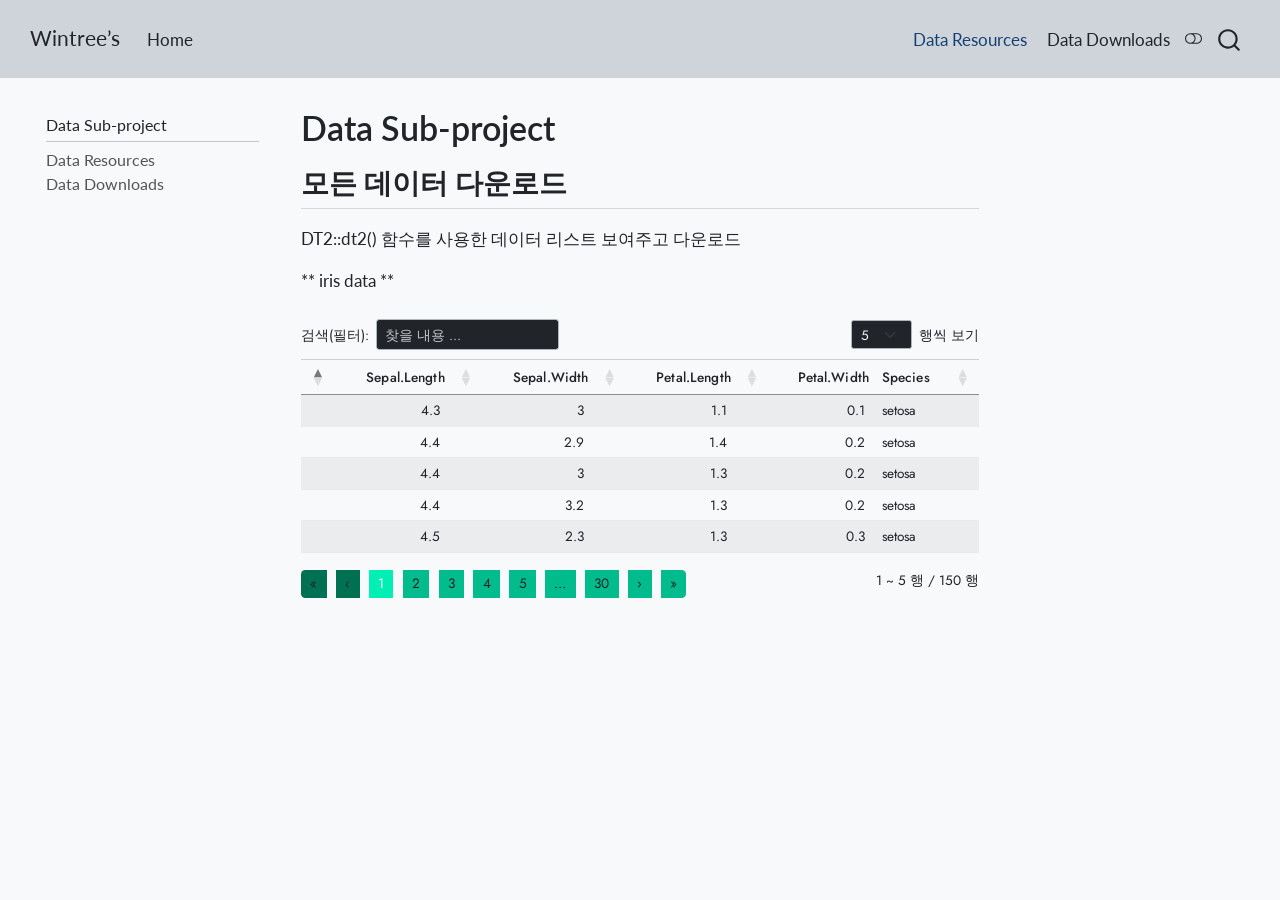
<file: index.html>
<!DOCTYPE html>
<html xmlns="http://www.w3.org/1999/xhtml" lang="ko" xml:lang="ko"><head>

<meta charset="utf-8">
<meta name="generator" content="quarto-1.9.37">

<meta name="viewport" content="width=device-width, initial-scale=1.0, user-scalable=yes">


<title>Data Sub-project – Wintree’s</title>
<style>
/* Default styles provided by pandoc.
** See https://pandoc.org/MANUAL.html#variables-for-html for config info.
*/
code{white-space: pre-wrap;}
span.smallcaps{font-variant: small-caps;}
div.columns{display: flex; gap: min(4vw, 1.5em);}
div.column{flex: auto; overflow-x: auto;}
div.hanging-indent{margin-left: 1.5em; text-indent: -1.5em;}
ul.task-list{list-style: none;}
ul.task-list li input[type="checkbox"] {
  width: 0.8em;
  margin: 0 0.8em 0.2em -1em; /* quarto-specific, see https://github.com/quarto-dev/quarto-cli/issues/4556 */ 
  vertical-align: middle;
}
</style>


<script src="site_libs/quarto-nav/quarto-nav.js"></script>
<script src="site_libs/quarto-nav/headroom.min.js"></script>
<script src="site_libs/clipboard/clipboard.min.js"></script>
<script src="site_libs/quarto-search/autocomplete.umd.js"></script>
<script src="site_libs/quarto-search/fuse.min.js"></script>
<script src="site_libs/quarto-search/quarto-search.js"></script>
<meta name="quarto:offset" content="./">
<script src="site_libs/quarto-html/quarto.js" type="module"></script>
<script src="site_libs/quarto-html/tabsets/tabsets.js" type="module"></script>
<script src="site_libs/quarto-html/popper.min.js"></script>
<script src="site_libs/quarto-html/tippy.umd.min.js"></script>
<script src="site_libs/quarto-html/anchor.min.js"></script>
<link href="site_libs/quarto-html/tippy.css" rel="stylesheet">
<link href="site_libs/quarto-html/quarto-syntax-highlighting-7f8f88aac4f3542376d5c11b86a4c14d.css" rel="stylesheet" class="quarto-color-scheme" id="quarto-text-highlighting-styles">
<link href="site_libs/quarto-html/quarto-syntax-highlighting-dark-d0ae9245876894da5ac7e18953ecc5cc.css" rel="stylesheet" class="quarto-color-scheme quarto-color-alternate" id="quarto-text-highlighting-styles">
<script src="site_libs/bootstrap/bootstrap.min.js"></script>
<link href="site_libs/bootstrap/bootstrap-icons.css" rel="stylesheet">
<link href="site_libs/bootstrap/bootstrap-0b2ce9e1b316d0ba9c539b76354aafbc.min.css" rel="stylesheet" append-hash="true" class="quarto-color-scheme" id="quarto-bootstrap" data-mode="light">
<link href="site_libs/bootstrap/bootstrap-dark-75c1bd40b0c3d014729be4435accf249.min.css" rel="stylesheet" append-hash="true" class="quarto-color-scheme quarto-color-alternate" id="quarto-bootstrap" data-mode="dark">
<script id="quarto-search-options" type="application/json">{
  "location": "navbar",
  "copy-button": false,
  "collapse-after": 3,
  "panel-placement": "end",
  "type": "overlay",
  "limit": 50,
  "keyboard-shortcut": [
    "f",
    "/",
    "s"
  ],
  "show-item-context": false,
  "language": {
    "search-no-results-text": "일치 없음",
    "search-matching-documents-text": "일치된 문서",
    "search-copy-link-title": "검색 링크 복사",
    "search-hide-matches-text": "추가 검색 결과 숨기기",
    "search-more-match-text": "추가 검색결과",
    "search-more-matches-text": "추가 검색결과",
    "search-clear-button-title": "제거",
    "search-text-placeholder": "",
    "search-detached-cancel-button-title": "취소",
    "search-submit-button-title": "검색",
    "search-label": "검색"
  }
}</script>
<script src="site_libs/htmlwidgets-1.6.4/htmlwidgets.js"></script>
<script src="site_libs/dt2-binding-0.1.3/dt2.js"></script>
<link href="site_libs/datatables-bs5-css-2.3.4/css/dataTables.bootstrap5.min.css" rel="stylesheet">
<link href="site_libs/dt-responsive-css-3.0.6/css/responsive.bootstrap5.min.css" rel="stylesheet">
<script src="site_libs/jquery-3.7.0/jquery.min.js"></script>
<script src="site_libs/moment-2.29.4/moment.min.js"></script>
<script src="site_libs/datatables-core-js-2.3.4/js/dataTables.min.js"></script>
<script src="site_libs/datatables-core-js-2.3.4/js/dataTables.bootstrap5.min.js"></script>
<script src="site_libs/dt-responsive-js-3.0.6/js/dataTables.responsive.min.js"></script>
<script src="site_libs/dt-responsive-js-3.0.6/js/responsive.bootstrap5.js"></script>
<link href="site_libs/dt2-fixes-1.0.0/dt2-fixes.css" rel="stylesheet">


<link rel="stylesheet" href="listing-toc.css">
</head>

<body class="nav-sidebar floating nav-fixed quarto-dark"><script id="quarto-html-before-body" type="application/javascript">
    const toggleBodyColorMode = (bsSheetEl) => {
      const mode = bsSheetEl.getAttribute("data-mode");
      const bodyEl = window.document.querySelector("body");
      if (mode === "dark") {
        bodyEl.classList.add("quarto-dark");
        bodyEl.classList.remove("quarto-light");
      } else {
        bodyEl.classList.add("quarto-light");
        bodyEl.classList.remove("quarto-dark");
      }
    }
    const toggleBodyColorPrimary = () => {
      const bsSheetEl = window.document.querySelector("link#quarto-bootstrap:not([rel=disabled-stylesheet])");
      if (bsSheetEl) {
        toggleBodyColorMode(bsSheetEl);
      }
    }
    const setColorSchemeToggle = (alternate) => {
      const toggles = window.document.querySelectorAll('.quarto-color-scheme-toggle');
      for (let i=0; i < toggles.length; i++) {
        const toggle = toggles[i];
        if (toggle) {
          if (alternate) {
            toggle.classList.add("alternate");
          } else {
            toggle.classList.remove("alternate");
          }
        }
      }
    };
    const toggleColorMode = (alternate) => {
      // Switch the stylesheets
      const primaryStylesheets = window.document.querySelectorAll('link.quarto-color-scheme:not(.quarto-color-alternate)');
      const alternateStylesheets = window.document.querySelectorAll('link.quarto-color-scheme.quarto-color-alternate');
      manageTransitions('#quarto-margin-sidebar .nav-link', false);
      if (alternate) {
        // note: dark is layered on light, we don't disable primary!
        enableStylesheet(alternateStylesheets);
        for (const sheetNode of alternateStylesheets) {
          if (sheetNode.id === "quarto-bootstrap") {
            toggleBodyColorMode(sheetNode);
          }
        }
      } else {
        disableStylesheet(alternateStylesheets);
        enableStylesheet(primaryStylesheets)
        toggleBodyColorPrimary();
      }
      manageTransitions('#quarto-margin-sidebar .nav-link', true);
      // Switch the toggles
      setColorSchemeToggle(alternate)
      // Hack to workaround the fact that safari doesn't
      // properly recolor the scrollbar when toggling (#1455)
      if (navigator.userAgent.indexOf('Safari') > 0 && navigator.userAgent.indexOf('Chrome') == -1) {
        manageTransitions("body", false);
        window.scrollTo(0, 1);
        setTimeout(() => {
          window.scrollTo(0, 0);
          manageTransitions("body", true);
        }, 40);
      }
    }
    const disableStylesheet = (stylesheets) => {
      for (let i=0; i < stylesheets.length; i++) {
        const stylesheet = stylesheets[i];
        stylesheet.rel = 'disabled-stylesheet';
      }
    }
    const enableStylesheet = (stylesheets) => {
      for (let i=0; i < stylesheets.length; i++) {
        const stylesheet = stylesheets[i];
        if(stylesheet.rel !== 'stylesheet') { // for Chrome, which will still FOUC without this check
          stylesheet.rel = 'stylesheet';
        }
      }
    }
    const manageTransitions = (selector, allowTransitions) => {
      const els = window.document.querySelectorAll(selector);
      for (let i=0; i < els.length; i++) {
        const el = els[i];
        if (allowTransitions) {
          el.classList.remove('notransition');
        } else {
          el.classList.add('notransition');
        }
      }
    }
    const isFileUrl = () => {
      return window.location.protocol === 'file:';
    }
    const hasAlternateSentinel = () => {
      let styleSentinel = getColorSchemeSentinel();
      if (styleSentinel !== null) {
        return styleSentinel === "alternate";
      } else {
        return false;
      }
    }
    const setStyleSentinel = (alternate) => {
      const value = alternate ? "alternate" : "default";
      if (!isFileUrl()) {
        window.localStorage.setItem("quarto-color-scheme", value);
      } else {
        localAlternateSentinel = value;
      }
    }
    const getColorSchemeSentinel = () => {
      if (!isFileUrl()) {
        const storageValue = window.localStorage.getItem("quarto-color-scheme");
        return storageValue != null ? storageValue : localAlternateSentinel;
      } else {
        return localAlternateSentinel;
      }
    }
    const toggleGiscusIfUsed = (isAlternate, darkModeDefault) => {
      const baseTheme = document.querySelector('#giscus-base-theme')?.value ?? 'light';
      const alternateTheme = document.querySelector('#giscus-alt-theme')?.value ?? 'dark';
      let newTheme = '';
      if(authorPrefersDark) {
        newTheme = isAlternate ? baseTheme : alternateTheme;
      } else {
        newTheme = isAlternate ? alternateTheme : baseTheme;
      }
      const changeGiscusTheme = () => {
        // From: https://github.com/giscus/giscus/issues/336
        const sendMessage = (message) => {
          const iframe = document.querySelector('iframe.giscus-frame');
          if (!iframe) return;
          iframe.contentWindow.postMessage({ giscus: message }, 'https://giscus.app');
        }
        sendMessage({
          setConfig: {
            theme: newTheme
          }
        });
      }
      const isGiscussLoaded = window.document.querySelector('iframe.giscus-frame') !== null;
      if (isGiscussLoaded) {
        changeGiscusTheme();
      }
    };
    const authorPrefersDark = true;
    const queryPrefersDark = window.matchMedia('(prefers-color-scheme: dark)');
    const darkModeDefault = queryPrefersDark.matches;
    let localAlternateSentinel = darkModeDefault ? 'alternate' : 'default';
    // Dark / light mode switch
    window.quartoToggleColorScheme = () => {
      // Read the current dark / light value
      let toAlternate = !hasAlternateSentinel();
      toggleColorMode(toAlternate);
      setStyleSentinel(toAlternate);
      toggleGiscusIfUsed(toAlternate, darkModeDefault);
      window.dispatchEvent(new Event('resize'));
    };
    queryPrefersDark.addEventListener("change", e => {
      if(window.localStorage.getItem("quarto-color-scheme") !== null)
        return;
      const alternate = e.matches
      toggleColorMode(alternate);
      localAlternateSentinel = e.matches ? 'alternate' : 'default'; // this is used alongside local storage!
      toggleGiscusIfUsed(alternate, darkModeDefault);
    });
    // Switch to dark mode if need be
    if (hasAlternateSentinel()) {
      toggleColorMode(true);
    } else {
      toggleColorMode(false);
    }
  </script>

<div id="quarto-search-results"></div>
  <header id="quarto-header" class="headroom fixed-top">
    <nav class="navbar navbar-expand-lg " data-bs-theme="dark">
      <div class="navbar-container container-fluid">
      <div class="navbar-brand-container mx-auto">
    <a class="navbar-brand" href="./index.html">
    <span class="navbar-title">Wintree’s</span>
    </a>
  </div>
            <div id="quarto-search" class="" title="검색"></div>
          <button class="navbar-toggler" type="button" data-bs-toggle="collapse" data-bs-target="#navbarCollapse" aria-controls="navbarCollapse" role="menu" aria-expanded="false" aria-label="탐색 전환" onclick="if (window.quartoToggleHeadroom) { window.quartoToggleHeadroom(); }">
  <span class="navbar-toggler-icon"></span>
</button>
          <div class="collapse navbar-collapse" id="navbarCollapse">
            <ul class="navbar-nav navbar-nav-scroll me-auto">
  <li class="nav-item">
    <a class="nav-link" href="https://www.csmpub.com/index.html"> 
<span class="menu-text">Home</span></a>
  </li>  
</ul>
            <ul class="navbar-nav navbar-nav-scroll ms-auto">
  <li class="nav-item">
    <a class="nav-link active" href="./resources.html" aria-current="page"> 
<span class="menu-text">Data Resources</span></a>
  </li>  
  <li class="nav-item">
    <a class="nav-link" href="./downloads.html"> 
<span class="menu-text">Data Downloads</span></a>
  </li>  
</ul>
          </div> <!-- /navcollapse -->
            <div class="quarto-navbar-tools">
  <a href="" class="quarto-color-scheme-toggle quarto-navigation-tool  px-1" onclick="window.quartoToggleColorScheme(); return false;" title="다크 모드 전환"><i class="bi"></i></a>
</div>
      </div> <!-- /container-fluid -->
    </nav>
  <nav class="quarto-secondary-nav">
    <div class="container-fluid d-flex">
      <button type="button" class="quarto-btn-toggle btn" data-bs-toggle="collapse" role="button" data-bs-target=".quarto-sidebar-collapse-item" aria-controls="quarto-sidebar" aria-expanded="false" aria-label="사이드바 전환" onclick="if (window.quartoToggleHeadroom) { window.quartoToggleHeadroom(); }">
        <i class="bi bi-layout-text-sidebar-reverse"></i>
      </button>
        <nav class="quarto-page-breadcrumbs" aria-label="breadcrumb"><ol class="breadcrumb"><li class="breadcrumb-item">Data Sub-project</li></ol></nav>
        <a class="flex-grow-1" role="navigation" data-bs-toggle="collapse" data-bs-target=".quarto-sidebar-collapse-item" aria-controls="quarto-sidebar" aria-expanded="false" aria-label="사이드바 전환" onclick="if (window.quartoToggleHeadroom) { window.quartoToggleHeadroom(); }">      
        </a>
    </div>
  </nav>
</header>
<!-- content -->
<div id="quarto-content" class="quarto-container page-columns page-rows-contents page-layout-article page-navbar">
<!-- sidebar -->
  <nav id="quarto-sidebar" class="sidebar collapse collapse-horizontal quarto-sidebar-collapse-item sidebar-navigation floating overflow-auto">
    <div class="sidebar-menu-container"> 
    <ul class="list-unstyled mt-1">
        <li class="sidebar-item">
 <span class="menu-text">Data Sub-project</span>
  </li>
        <li class="px-0"><hr class="sidebar-divider hi "></li>
        <li class="sidebar-item">
  <div class="sidebar-item-container"> 
  <a href="./resources.html" class="sidebar-item-text sidebar-link">
 <span class="menu-text">Data Resources</span></a>
  </div>
</li>
        <li class="sidebar-item">
  <div class="sidebar-item-container"> 
  <a href="./downloads.html" class="sidebar-item-text sidebar-link">
 <span class="menu-text">Data Downloads</span></a>
  </div>
</li>
    </ul>
    </div>
</nav>
<div id="quarto-sidebar-glass" class="quarto-sidebar-collapse-item" data-bs-toggle="collapse" data-bs-target=".quarto-sidebar-collapse-item"></div>
<!-- margin-sidebar -->
    <div id="quarto-margin-sidebar" class="sidebar margin-sidebar">
        <nav id="TOC" role="doc-toc" class="toc-active">
    <h2 id="toc-title">목차</h2>
   
  <ul>
  <li><a href="#모든-데이터-다운로드" id="toc-모든-데이터-다운로드" class="nav-link active" data-scroll-target="#모든-데이터-다운로드">모든 데이터 다운로드</a></li>
  </ul>
</nav>
    </div>
<!-- main -->
<main class="content" id="quarto-document-content">


<header id="title-block-header" class="quarto-title-block default">
<div class="quarto-title">
<h1 class="title">Data Sub-project</h1>
</div>



<div class="quarto-title-meta">

    
  
    
  </div>
  


</header>


<section id="모든-데이터-다운로드" class="level2">
<h2 class="anchored" data-anchor-id="모든-데이터-다운로드">모든 데이터 다운로드</h2>
<p>DT2::dt2() 함수를 사용한 데이터 리스트 보여주고 다운로드</p>
<p>** iris data **</p>
<div class="cell">
<div class="cell-output-display">
<div id="htmlwidget-5677b9dc89ed6aacf899" style="width:100%;height:auto;" class="dt2 html-widget"></div>
<script type="application/json" data-for="htmlwidget-5677b9dc89ed6aacf899">{"x":{"data":{"Sepal.Length":[5.1,4.9,4.7,4.6,5,5.4,4.6,5,4.4,4.9,5.4,4.8,4.8,4.3,5.8,5.7,5.4,5.1,5.7,5.1,5.4,5.1,4.6,5.1,4.8,5,5,5.2,5.2,4.7,4.8,5.4,5.2,5.5,4.9,5,5.5,4.9,4.4,5.1,5,4.5,4.4,5,5.1,4.8,5.1,4.6,5.3,5,7,6.4,6.9,5.5,6.5,5.7,6.3,4.9,6.6,5.2,5,5.9,6,6.1,5.6,6.7,5.6,5.8,6.2,5.6,5.9,6.1,6.3,6.1,6.4,6.6,6.8,6.7,6,5.7,5.5,5.5,5.8,6,5.4,6,6.7,6.3,5.6,5.5,5.5,6.1,5.8,5,5.6,5.7,5.7,6.2,5.1,5.7,6.3,5.8,7.1,6.3,6.5,7.6,4.9,7.3,6.7,7.2,6.5,6.4,6.8,5.7,5.8,6.4,6.5,7.7,7.7,6,6.9,5.6,7.7,6.3,6.7,7.2,6.2,6.1,6.4,7.2,7.4,7.9,6.4,6.3,6.1,7.7,6.3,6.4,6,6.9,6.7,6.9,5.8,6.8,6.7,6.7,6.3,6.5,6.2,5.9],"Sepal.Width":[3.5,3,3.2,3.1,3.6,3.9,3.4,3.4,2.9,3.1,3.7,3.4,3,3,4,4.4,3.9,3.5,3.8,3.8,3.4,3.7,3.6,3.3,3.4,3,3.4,3.5,3.4,3.2,3.1,3.4,4.1,4.2,3.1,3.2,3.5,3.6,3,3.4,3.5,2.3,3.2,3.5,3.8,3,3.8,3.2,3.7,3.3,3.2,3.2,3.1,2.3,2.8,2.8,3.3,2.4,2.9,2.7,2,3,2.2,2.9,2.9,3.1,3,2.7,2.2,2.5,3.2,2.8,2.5,2.8,2.9,3,2.8,3,2.9,2.6,2.4,2.4,2.7,2.7,3,3.4,3.1,2.3,3,2.5,2.6,3,2.6,2.3,2.7,3,2.9,2.9,2.5,2.8,3.3,2.7,3,2.9,3,3,2.5,2.9,2.5,3.6,3.2,2.7,3,2.5,2.8,3.2,3,3.8,2.6,2.2,3.2,2.8,2.8,2.7,3.3,3.2,2.8,3,2.8,3,2.8,3.8,2.8,2.8,2.6,3,3.4,3.1,3,3.1,3.1,3.1,2.7,3.2,3.3,3,2.5,3,3.4,3],"Petal.Length":[1.4,1.4,1.3,1.5,1.4,1.7,1.4,1.5,1.4,1.5,1.5,1.6,1.4,1.1,1.2,1.5,1.3,1.4,1.7,1.5,1.7,1.5,1,1.7,1.9,1.6,1.6,1.5,1.4,1.6,1.6,1.5,1.5,1.4,1.5,1.2,1.3,1.4,1.3,1.5,1.3,1.3,1.3,1.6,1.9,1.4,1.6,1.4,1.5,1.4,4.7,4.5,4.9,4,4.6,4.5,4.7,3.3,4.6,3.9,3.5,4.2,4,4.7,3.6,4.4,4.5,4.1,4.5,3.9,4.8,4,4.9,4.7,4.3,4.4,4.8,5,4.5,3.5,3.8,3.7,3.9,5.1,4.5,4.5,4.7,4.4,4.1,4,4.4,4.6,4,3.3,4.2,4.2,4.2,4.3,3,4.1,6,5.1,5.9,5.6,5.8,6.6,4.5,6.3,5.8,6.1,5.1,5.3,5.5,5,5.1,5.3,5.5,6.7,6.9,5,5.7,4.9,6.7,4.9,5.7,6,4.8,4.9,5.6,5.8,6.1,6.4,5.6,5.1,5.6,6.1,5.6,5.5,4.8,5.4,5.6,5.1,5.1,5.9,5.7,5.2,5,5.2,5.4,5.1],"Petal.Width":[0.2,0.2,0.2,0.2,0.2,0.4,0.3,0.2,0.2,0.1,0.2,0.2,0.1,0.1,0.2,0.4,0.4,0.3,0.3,0.3,0.2,0.4,0.2,0.5,0.2,0.2,0.4,0.2,0.2,0.2,0.2,0.4,0.1,0.2,0.2,0.2,0.2,0.1,0.2,0.2,0.3,0.3,0.2,0.6,0.4,0.3,0.2,0.2,0.2,0.2,1.4,1.5,1.5,1.3,1.5,1.3,1.6,1,1.3,1.4,1,1.5,1,1.4,1.3,1.4,1.5,1,1.5,1.1,1.8,1.3,1.5,1.2,1.3,1.4,1.4,1.7,1.5,1,1.1,1,1.2,1.6,1.5,1.6,1.5,1.3,1.3,1.3,1.2,1.4,1.2,1,1.3,1.2,1.3,1.3,1.1,1.3,2.5,1.9,2.1,1.8,2.2,2.1,1.7,1.8,1.8,2.5,2,1.9,2.1,2,2.4,2.3,1.8,2.2,2.3,1.5,2.3,2,2,1.8,2.1,1.8,1.8,1.8,2.1,1.6,1.9,2,2.2,1.5,1.4,2.3,2.4,1.8,1.8,2.1,2.4,2.3,1.9,2.3,2.5,2.3,1.9,2,2.3,1.8],"Species":["setosa","setosa","setosa","setosa","setosa","setosa","setosa","setosa","setosa","setosa","setosa","setosa","setosa","setosa","setosa","setosa","setosa","setosa","setosa","setosa","setosa","setosa","setosa","setosa","setosa","setosa","setosa","setosa","setosa","setosa","setosa","setosa","setosa","setosa","setosa","setosa","setosa","setosa","setosa","setosa","setosa","setosa","setosa","setosa","setosa","setosa","setosa","setosa","setosa","setosa","versicolor","versicolor","versicolor","versicolor","versicolor","versicolor","versicolor","versicolor","versicolor","versicolor","versicolor","versicolor","versicolor","versicolor","versicolor","versicolor","versicolor","versicolor","versicolor","versicolor","versicolor","versicolor","versicolor","versicolor","versicolor","versicolor","versicolor","versicolor","versicolor","versicolor","versicolor","versicolor","versicolor","versicolor","versicolor","versicolor","versicolor","versicolor","versicolor","versicolor","versicolor","versicolor","versicolor","versicolor","versicolor","versicolor","versicolor","versicolor","versicolor","versicolor","virginica","virginica","virginica","virginica","virginica","virginica","virginica","virginica","virginica","virginica","virginica","virginica","virginica","virginica","virginica","virginica","virginica","virginica","virginica","virginica","virginica","virginica","virginica","virginica","virginica","virginica","virginica","virginica","virginica","virginica","virginica","virginica","virginica","virginica","virginica","virginica","virginica","virginica","virginica","virginica","virginica","virginica","virginica","virginica","virginica","virginica","virginica","virginica","virginica","virginica"]},"options":{"layout":{"topStart":null,"topEnd":null,"top":["search","pageLength"],"bottomStart":null,"bottomEnd":null,"bottom":["paging","info"]},"language":{"search":"검색(필터): ","lengthMenu":"_MENU_ 행씩 보기","info":"_START_ ~ _END_ 행 / _TOTAL_ 행","infoEmpty":"0 - 0 / 0","infoFiltered":"(총 _MAX_ 행)","searchPlaceholder":"찾을 내용 ...","lengthLabels":{"-1":"All"}},"lengthMenu":[5,10,25,-1],"dt2_theme":{"bs":"bootstrap5","striped":true,"hover":true,"compact":true,"font_scale":0.8,"class":null,"button_class":"btn btn-sm btn-outline-secondary"},"responsive":true,"columns":["Sepal.Length","Sepal.Width","Petal.Length","Petal.Width","Species"]}},"evals":[],"jsHooks":[]}</script>
</div>
</div>


</section>

</main> <!-- /main -->
<script id="quarto-html-after-body" type="application/javascript">
  window.document.addEventListener("DOMContentLoaded", function (event) {
    // Ensure there is a toggle, if there isn't float one in the top right
    if (window.document.querySelector('.quarto-color-scheme-toggle') === null) {
      const a = window.document.createElement('a');
      a.classList.add('top-right');
      a.classList.add('quarto-color-scheme-toggle');
      a.href = "";
      a.onclick = function() { try { window.quartoToggleColorScheme(); } catch {} return false; };
      const i = window.document.createElement("i");
      i.classList.add('bi');
      a.appendChild(i);
      window.document.body.appendChild(a);
    }
    setColorSchemeToggle(hasAlternateSentinel())
    const icon = "";
    const anchorJS = new window.AnchorJS();
    anchorJS.options = {
      placement: 'right',
      icon: icon
    };
    anchorJS.add('.anchored');
    const isCodeAnnotation = (el) => {
      for (const clz of el.classList) {
        if (clz.startsWith('code-annotation-')) {                     
          return true;
        }
      }
      return false;
    }
    const onCopySuccess = function(e) {
      // button target
      const button = e.trigger;
      // don't keep focus
      button.blur();
      // flash "checked"
      button.classList.add('code-copy-button-checked');
      var currentTitle = button.getAttribute("title");
      button.setAttribute("title", "복사완료!");
      let tooltip;
      if (window.bootstrap) {
        button.setAttribute("data-bs-toggle", "tooltip");
        button.setAttribute("data-bs-placement", "left");
        button.setAttribute("data-bs-title", "복사완료!");
        tooltip = new bootstrap.Tooltip(button, 
          { trigger: "manual", 
            customClass: "code-copy-button-tooltip",
            offset: [0, -8]});
        tooltip.show();    
      }
      setTimeout(function() {
        if (tooltip) {
          tooltip.hide();
          button.removeAttribute("data-bs-title");
          button.removeAttribute("data-bs-toggle");
          button.removeAttribute("data-bs-placement");
        }
        button.setAttribute("title", currentTitle);
        button.classList.remove('code-copy-button-checked');
      }, 1000);
      // clear code selection
      e.clearSelection();
    }
    const getTextToCopy = function(trigger) {
      const outerScaffold = trigger.parentElement.cloneNode(true);
      const codeEl = outerScaffold.querySelector('code');
      for (const childEl of codeEl.children) {
        if (isCodeAnnotation(childEl)) {
          childEl.remove();
        }
      }
      return codeEl.innerText;
    }
    const clipboard = new window.ClipboardJS('.code-copy-button:not([data-in-quarto-modal])', {
      text: getTextToCopy
    });
    clipboard.on('success', onCopySuccess);
    if (window.document.getElementById('quarto-embedded-source-code-modal')) {
      const clipboardModal = new window.ClipboardJS('.code-copy-button[data-in-quarto-modal]', {
        text: getTextToCopy,
        container: window.document.getElementById('quarto-embedded-source-code-modal')
      });
      clipboardModal.on('success', onCopySuccess);
    }
      var localhostRegex = new RegExp(/^(?:http|https):\/\/localhost\:?[0-9]*\//);
      var mailtoRegex = new RegExp(/^mailto:/);
        var filterRegex = new RegExp("https:\/\/data\.csmpub\.com");
      var isInternal = (href) => {
          return filterRegex.test(href) || localhostRegex.test(href) || mailtoRegex.test(href);
      }
      // Inspect non-navigation links and adorn them if external
     var links = window.document.querySelectorAll('a[href]:not(.nav-link):not(.navbar-brand):not(.toc-action):not(.sidebar-link):not(.sidebar-item-toggle):not(.pagination-link):not(.no-external):not([aria-hidden]):not(.dropdown-item):not(.quarto-navigation-tool):not(.about-link)');
      for (var i=0; i<links.length; i++) {
        const link = links[i];
        if (!isInternal(link.href)) {
          // undo the damage that might have been done by quarto-nav.js in the case of
          // links that we want to consider external
          if (link.dataset.originalHref !== undefined) {
            link.href = link.dataset.originalHref;
          }
        }
      }
    function tippyHover(el, contentFn, onTriggerFn, onUntriggerFn) {
      const config = {
        allowHTML: true,
        maxWidth: 500,
        delay: 100,
        arrow: false,
        appendTo: function(el) {
            return el.parentElement;
        },
        interactive: true,
        interactiveBorder: 10,
        theme: 'quarto',
        placement: 'bottom-start',
      };
      if (contentFn) {
        config.content = contentFn;
      }
      if (onTriggerFn) {
        config.onTrigger = onTriggerFn;
      }
      if (onUntriggerFn) {
        config.onUntrigger = onUntriggerFn;
      }
      window.tippy(el, config); 
    }
    const noterefs = window.document.querySelectorAll('a[role="doc-noteref"]');
    for (var i=0; i<noterefs.length; i++) {
      const ref = noterefs[i];
      tippyHover(ref, function() {
        // use id or data attribute instead here
        let href = ref.getAttribute('data-footnote-href') || ref.getAttribute('href');
        try { href = new URL(href).hash; } catch {}
        const id = href.replace(/^#\/?/, "");
        const note = window.document.getElementById(id);
        if (note) {
          return note.innerHTML;
        } else {
          return "";
        }
      });
    }
    const xrefs = window.document.querySelectorAll('a.quarto-xref');
    const processXRef = (id, note) => {
      // Strip column container classes
      const stripColumnClz = (el) => {
        el.classList.remove("page-full", "page-columns");
        if (el.children) {
          for (const child of el.children) {
            stripColumnClz(child);
          }
        }
      }
      stripColumnClz(note)
      if (id === null || id.startsWith('sec-')) {
        // Special case sections, only their first couple elements
        const container = document.createElement("div");
        if (note.children && note.children.length > 2) {
          container.appendChild(note.children[0].cloneNode(true));
          for (let i = 1; i < note.children.length; i++) {
            const child = note.children[i];
            if (child.tagName === "P" && child.innerText === "") {
              continue;
            } else {
              container.appendChild(child.cloneNode(true));
              break;
            }
          }
          if (window.Quarto?.typesetMath) {
            window.Quarto.typesetMath(container);
          }
          return container.innerHTML
        } else {
          if (window.Quarto?.typesetMath) {
            window.Quarto.typesetMath(note);
          }
          return note.innerHTML;
        }
      } else {
        // Remove any anchor links if they are present
        const anchorLink = note.querySelector('a.anchorjs-link');
        if (anchorLink) {
          anchorLink.remove();
        }
        if (window.Quarto?.typesetMath) {
          window.Quarto.typesetMath(note);
        }
        if (note.classList.contains("callout")) {
          return note.outerHTML;
        } else {
          return note.innerHTML;
        }
      }
    }
    for (var i=0; i<xrefs.length; i++) {
      const xref = xrefs[i];
      tippyHover(xref, undefined, function(instance) {
        instance.disable();
        let url = xref.getAttribute('href');
        let hash = undefined; 
        if (url.startsWith('#')) {
          hash = url;
        } else {
          try { hash = new URL(url).hash; } catch {}
        }
        if (hash) {
          const id = hash.replace(/^#\/?/, "");
          const note = window.document.getElementById(id);
          if (note !== null) {
            try {
              const html = processXRef(id, note.cloneNode(true));
              instance.setContent(html);
            } finally {
              instance.enable();
              instance.show();
            }
          } else {
            // See if we can fetch this
            fetch(url.split('#')[0])
            .then(res => res.text())
            .then(html => {
              const parser = new DOMParser();
              const htmlDoc = parser.parseFromString(html, "text/html");
              const note = htmlDoc.getElementById(id);
              if (note !== null) {
                const html = processXRef(id, note);
                instance.setContent(html);
              } 
            }).finally(() => {
              instance.enable();
              instance.show();
            });
          }
        } else {
          // See if we can fetch a full url (with no hash to target)
          // This is a special case and we should probably do some content thinning / targeting
          fetch(url)
          .then(res => res.text())
          .then(html => {
            const parser = new DOMParser();
            const htmlDoc = parser.parseFromString(html, "text/html");
            const note = htmlDoc.querySelector('main.content');
            if (note !== null) {
              // This should only happen for chapter cross references
              // (since there is no id in the URL)
              // remove the first header
              if (note.children.length > 0 && note.children[0].tagName === "HEADER") {
                note.children[0].remove();
              }
              const html = processXRef(null, note);
              instance.setContent(html);
            } 
          }).finally(() => {
            instance.enable();
            instance.show();
          });
        }
      }, function(instance) {
      });
    }
        let selectedAnnoteEl;
        const selectorForAnnotation = ( cell, annotation) => {
          let cellAttr = 'data-code-cell="' + cell + '"';
          let lineAttr = 'data-code-annotation="' +  annotation + '"';
          const selector = 'span[' + cellAttr + '][' + lineAttr + ']';
          return selector;
        }
        const selectCodeLines = (annoteEl) => {
          const doc = window.document;
          const targetCell = annoteEl.getAttribute("data-target-cell");
          const targetAnnotation = annoteEl.getAttribute("data-target-annotation");
          const annoteSpan = window.document.querySelector(selectorForAnnotation(targetCell, targetAnnotation));
          const lines = annoteSpan.getAttribute("data-code-lines").split(",");
          const lineIds = lines.map((line) => {
            return targetCell + "-" + line;
          })
          let top = null;
          let height = null;
          let parent = null;
          if (lineIds.length > 0) {
              //compute the position of the single el (top and bottom and make a div)
              const el = window.document.getElementById(lineIds[0]);
              top = el.offsetTop;
              height = el.offsetHeight;
              parent = el.parentElement.parentElement;
            if (lineIds.length > 1) {
              const lastEl = window.document.getElementById(lineIds[lineIds.length - 1]);
              const bottom = lastEl.offsetTop + lastEl.offsetHeight;
              height = bottom - top;
            }
            if (top !== null && height !== null && parent !== null) {
              // cook up a div (if necessary) and position it 
              let div = window.document.getElementById("code-annotation-line-highlight");
              if (div === null) {
                div = window.document.createElement("div");
                div.setAttribute("id", "code-annotation-line-highlight");
                div.style.position = 'absolute';
                parent.appendChild(div);
              }
              div.style.top = top - 2 + "px";
              div.style.height = height + 4 + "px";
              div.style.left = 0;
              let gutterDiv = window.document.getElementById("code-annotation-line-highlight-gutter");
              if (gutterDiv === null) {
                gutterDiv = window.document.createElement("div");
                gutterDiv.setAttribute("id", "code-annotation-line-highlight-gutter");
                gutterDiv.style.position = 'absolute';
                const codeCell = window.document.getElementById(targetCell);
                const gutter = codeCell.querySelector('.code-annotation-gutter');
                gutter.appendChild(gutterDiv);
              }
              gutterDiv.style.top = top - 2 + "px";
              gutterDiv.style.height = height + 4 + "px";
            }
            selectedAnnoteEl = annoteEl;
          }
        };
        const unselectCodeLines = () => {
          const elementsIds = ["code-annotation-line-highlight", "code-annotation-line-highlight-gutter"];
          elementsIds.forEach((elId) => {
            const div = window.document.getElementById(elId);
            if (div) {
              div.remove();
            }
          });
          selectedAnnoteEl = undefined;
        };
          // Handle positioning of the toggle
      window.addEventListener(
        "resize",
        throttle(() => {
          elRect = undefined;
          if (selectedAnnoteEl) {
            selectCodeLines(selectedAnnoteEl);
          }
        }, 10)
      );
      function throttle(fn, ms) {
      let throttle = false;
      let timer;
        return (...args) => {
          if(!throttle) { // first call gets through
              fn.apply(this, args);
              throttle = true;
          } else { // all the others get throttled
              if(timer) clearTimeout(timer); // cancel #2
              timer = setTimeout(() => {
                fn.apply(this, args);
                timer = throttle = false;
              }, ms);
          }
        };
      }
        // Attach click handler to the DT
        const annoteDls = window.document.querySelectorAll('dt[data-target-cell]');
        for (const annoteDlNode of annoteDls) {
          annoteDlNode.addEventListener('click', (event) => {
            const clickedEl = event.target;
            if (clickedEl !== selectedAnnoteEl) {
              unselectCodeLines();
              const activeEl = window.document.querySelector('dt[data-target-cell].code-annotation-active');
              if (activeEl) {
                activeEl.classList.remove('code-annotation-active');
              }
              selectCodeLines(clickedEl);
              clickedEl.classList.add('code-annotation-active');
            } else {
              // Unselect the line
              unselectCodeLines();
              clickedEl.classList.remove('code-annotation-active');
            }
          });
        }
    const findCites = (el) => {
      const parentEl = el.parentElement;
      if (parentEl) {
        const cites = parentEl.dataset.cites;
        if (cites) {
          return {
            el,
            cites: cites.split(' ')
          };
        } else {
          return findCites(el.parentElement)
        }
      } else {
        return undefined;
      }
    };
    var bibliorefs = window.document.querySelectorAll('a[role="doc-biblioref"]');
    for (var i=0; i<bibliorefs.length; i++) {
      const ref = bibliorefs[i];
      const citeInfo = findCites(ref);
      if (citeInfo) {
        tippyHover(citeInfo.el, function() {
          var popup = window.document.createElement('div');
          citeInfo.cites.forEach(function(cite) {
            var citeDiv = window.document.createElement('div');
            citeDiv.classList.add('hanging-indent');
            citeDiv.classList.add('csl-entry');
            var biblioDiv = window.document.getElementById('ref-' + cite);
            if (biblioDiv) {
              citeDiv.innerHTML = biblioDiv.innerHTML;
            }
            popup.appendChild(citeDiv);
          });
          return popup.innerHTML;
        });
      }
    }
  });
  </script>
</div> <!-- /content -->




</body></html>
</file>
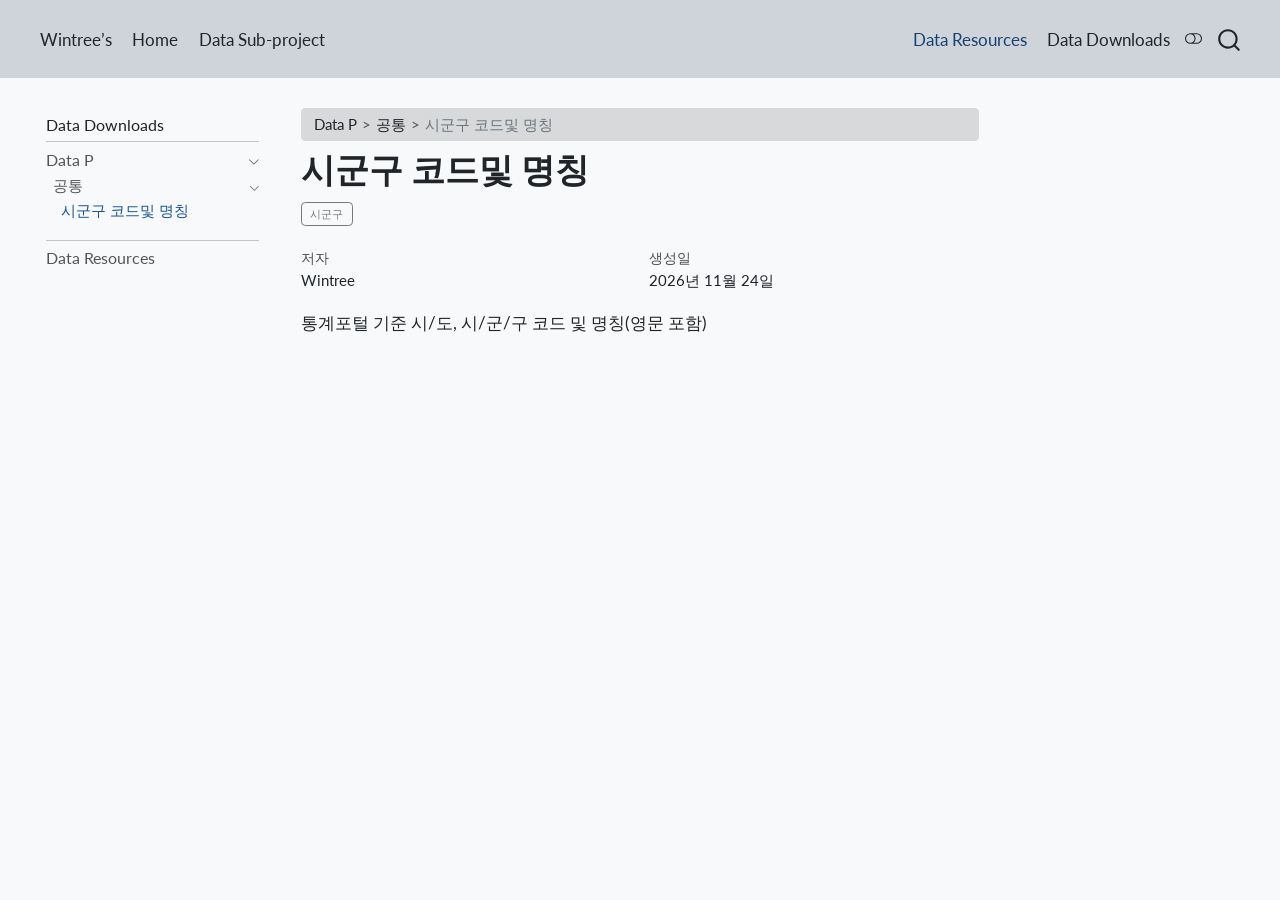
<file: data_p/공통/시군구_코드/index.html>
<!DOCTYPE html>
<html xmlns="http://www.w3.org/1999/xhtml" lang="ko" xml:lang="ko"><head>

<meta charset="utf-8">
<meta name="generator" content="quarto-1.9.37">

<meta name="viewport" content="width=device-width, initial-scale=1.0, user-scalable=yes">

<meta name="author" content="Wintree">

<title>시군구 코드및 명칭</title>
<style>
/* Default styles provided by pandoc.
** See https://pandoc.org/MANUAL.html#variables-for-html for config info.
*/
code{white-space: pre-wrap;}
span.smallcaps{font-variant: small-caps;}
div.columns{display: flex; gap: min(4vw, 1.5em);}
div.column{flex: auto; overflow-x: auto;}
div.hanging-indent{margin-left: 1.5em; text-indent: -1.5em;}
ul.task-list{list-style: none;}
ul.task-list li input[type="checkbox"] {
  width: 0.8em;
  margin: 0 0.8em 0.2em -1em; /* quarto-specific, see https://github.com/quarto-dev/quarto-cli/issues/4556 */ 
  vertical-align: middle;
}
</style>


<script src="../../../site_libs/quarto-nav/quarto-nav.js"></script>
<script src="../../../site_libs/quarto-nav/headroom.min.js"></script>
<script src="../../../site_libs/clipboard/clipboard.min.js"></script>
<script src="../../../site_libs/quarto-search/autocomplete.umd.js"></script>
<script src="../../../site_libs/quarto-search/fuse.min.js"></script>
<script src="../../../site_libs/quarto-search/quarto-search.js"></script>
<meta name="quarto:offset" content="../../../">
<script src="../../../site_libs/quarto-html/quarto.js" type="module"></script>
<script src="../../../site_libs/quarto-html/tabsets/tabsets.js" type="module"></script>
<script src="../../../site_libs/quarto-html/popper.min.js"></script>
<script src="../../../site_libs/quarto-html/tippy.umd.min.js"></script>
<script src="../../../site_libs/quarto-html/anchor.min.js"></script>
<link href="../../../site_libs/quarto-html/tippy.css" rel="stylesheet">
<link href="../../../site_libs/quarto-html/quarto-syntax-highlighting-7f8f88aac4f3542376d5c11b86a4c14d.css" rel="stylesheet" class="quarto-color-scheme" id="quarto-text-highlighting-styles">
<link href="../../../site_libs/quarto-html/quarto-syntax-highlighting-dark-d0ae9245876894da5ac7e18953ecc5cc.css" rel="stylesheet" class="quarto-color-scheme quarto-color-alternate" id="quarto-text-highlighting-styles">
<script src="../../../site_libs/bootstrap/bootstrap.min.js"></script>
<link href="../../../site_libs/bootstrap/bootstrap-icons.css" rel="stylesheet">
<link href="../../../site_libs/bootstrap/bootstrap-0b2ce9e1b316d0ba9c539b76354aafbc.min.css" rel="stylesheet" append-hash="true" class="quarto-color-scheme" id="quarto-bootstrap" data-mode="light">
<link href="../../../site_libs/bootstrap/bootstrap-dark-75c1bd40b0c3d014729be4435accf249.min.css" rel="stylesheet" append-hash="true" class="quarto-color-scheme quarto-color-alternate" id="quarto-bootstrap" data-mode="dark">
<script id="quarto-search-options" type="application/json">{
  "location": "navbar",
  "copy-button": false,
  "collapse-after": 3,
  "panel-placement": "end",
  "type": "overlay",
  "limit": 50,
  "keyboard-shortcut": [
    "f",
    "/",
    "s"
  ],
  "show-item-context": false,
  "language": {
    "search-no-results-text": "일치 없음",
    "search-matching-documents-text": "일치된 문서",
    "search-copy-link-title": "검색 링크 복사",
    "search-hide-matches-text": "추가 검색 결과 숨기기",
    "search-more-match-text": "추가 검색결과",
    "search-more-matches-text": "추가 검색결과",
    "search-clear-button-title": "제거",
    "search-text-placeholder": "",
    "search-detached-cancel-button-title": "취소",
    "search-submit-button-title": "검색",
    "search-label": "검색"
  }
}</script>


</head>

<body class="nav-sidebar floating nav-fixed quarto-dark"><script id="quarto-html-before-body" type="application/javascript">
    const toggleBodyColorMode = (bsSheetEl) => {
      const mode = bsSheetEl.getAttribute("data-mode");
      const bodyEl = window.document.querySelector("body");
      if (mode === "dark") {
        bodyEl.classList.add("quarto-dark");
        bodyEl.classList.remove("quarto-light");
      } else {
        bodyEl.classList.add("quarto-light");
        bodyEl.classList.remove("quarto-dark");
      }
    }
    const toggleBodyColorPrimary = () => {
      const bsSheetEl = window.document.querySelector("link#quarto-bootstrap:not([rel=disabled-stylesheet])");
      if (bsSheetEl) {
        toggleBodyColorMode(bsSheetEl);
      }
    }
    const setColorSchemeToggle = (alternate) => {
      const toggles = window.document.querySelectorAll('.quarto-color-scheme-toggle');
      for (let i=0; i < toggles.length; i++) {
        const toggle = toggles[i];
        if (toggle) {
          if (alternate) {
            toggle.classList.add("alternate");
          } else {
            toggle.classList.remove("alternate");
          }
        }
      }
    };
    const toggleColorMode = (alternate) => {
      // Switch the stylesheets
      const primaryStylesheets = window.document.querySelectorAll('link.quarto-color-scheme:not(.quarto-color-alternate)');
      const alternateStylesheets = window.document.querySelectorAll('link.quarto-color-scheme.quarto-color-alternate');
      manageTransitions('#quarto-margin-sidebar .nav-link', false);
      if (alternate) {
        // note: dark is layered on light, we don't disable primary!
        enableStylesheet(alternateStylesheets);
        for (const sheetNode of alternateStylesheets) {
          if (sheetNode.id === "quarto-bootstrap") {
            toggleBodyColorMode(sheetNode);
          }
        }
      } else {
        disableStylesheet(alternateStylesheets);
        enableStylesheet(primaryStylesheets)
        toggleBodyColorPrimary();
      }
      manageTransitions('#quarto-margin-sidebar .nav-link', true);
      // Switch the toggles
      setColorSchemeToggle(alternate)
      // Hack to workaround the fact that safari doesn't
      // properly recolor the scrollbar when toggling (#1455)
      if (navigator.userAgent.indexOf('Safari') > 0 && navigator.userAgent.indexOf('Chrome') == -1) {
        manageTransitions("body", false);
        window.scrollTo(0, 1);
        setTimeout(() => {
          window.scrollTo(0, 0);
          manageTransitions("body", true);
        }, 40);
      }
    }
    const disableStylesheet = (stylesheets) => {
      for (let i=0; i < stylesheets.length; i++) {
        const stylesheet = stylesheets[i];
        stylesheet.rel = 'disabled-stylesheet';
      }
    }
    const enableStylesheet = (stylesheets) => {
      for (let i=0; i < stylesheets.length; i++) {
        const stylesheet = stylesheets[i];
        if(stylesheet.rel !== 'stylesheet') { // for Chrome, which will still FOUC without this check
          stylesheet.rel = 'stylesheet';
        }
      }
    }
    const manageTransitions = (selector, allowTransitions) => {
      const els = window.document.querySelectorAll(selector);
      for (let i=0; i < els.length; i++) {
        const el = els[i];
        if (allowTransitions) {
          el.classList.remove('notransition');
        } else {
          el.classList.add('notransition');
        }
      }
    }
    const isFileUrl = () => {
      return window.location.protocol === 'file:';
    }
    const hasAlternateSentinel = () => {
      let styleSentinel = getColorSchemeSentinel();
      if (styleSentinel !== null) {
        return styleSentinel === "alternate";
      } else {
        return false;
      }
    }
    const setStyleSentinel = (alternate) => {
      const value = alternate ? "alternate" : "default";
      if (!isFileUrl()) {
        window.localStorage.setItem("quarto-color-scheme", value);
      } else {
        localAlternateSentinel = value;
      }
    }
    const getColorSchemeSentinel = () => {
      if (!isFileUrl()) {
        const storageValue = window.localStorage.getItem("quarto-color-scheme");
        return storageValue != null ? storageValue : localAlternateSentinel;
      } else {
        return localAlternateSentinel;
      }
    }
    const toggleGiscusIfUsed = (isAlternate, darkModeDefault) => {
      const baseTheme = document.querySelector('#giscus-base-theme')?.value ?? 'light';
      const alternateTheme = document.querySelector('#giscus-alt-theme')?.value ?? 'dark';
      let newTheme = '';
      if(authorPrefersDark) {
        newTheme = isAlternate ? baseTheme : alternateTheme;
      } else {
        newTheme = isAlternate ? alternateTheme : baseTheme;
      }
      const changeGiscusTheme = () => {
        // From: https://github.com/giscus/giscus/issues/336
        const sendMessage = (message) => {
          const iframe = document.querySelector('iframe.giscus-frame');
          if (!iframe) return;
          iframe.contentWindow.postMessage({ giscus: message }, 'https://giscus.app');
        }
        sendMessage({
          setConfig: {
            theme: newTheme
          }
        });
      }
      const isGiscussLoaded = window.document.querySelector('iframe.giscus-frame') !== null;
      if (isGiscussLoaded) {
        changeGiscusTheme();
      }
    };
    const authorPrefersDark = true;
    const queryPrefersDark = window.matchMedia('(prefers-color-scheme: dark)');
    const darkModeDefault = queryPrefersDark.matches;
    let localAlternateSentinel = darkModeDefault ? 'alternate' : 'default';
    // Dark / light mode switch
    window.quartoToggleColorScheme = () => {
      // Read the current dark / light value
      let toAlternate = !hasAlternateSentinel();
      toggleColorMode(toAlternate);
      setStyleSentinel(toAlternate);
      toggleGiscusIfUsed(toAlternate, darkModeDefault);
      window.dispatchEvent(new Event('resize'));
    };
    queryPrefersDark.addEventListener("change", e => {
      if(window.localStorage.getItem("quarto-color-scheme") !== null)
        return;
      const alternate = e.matches
      toggleColorMode(alternate);
      localAlternateSentinel = e.matches ? 'alternate' : 'default'; // this is used alongside local storage!
      toggleGiscusIfUsed(alternate, darkModeDefault);
    });
    // Switch to dark mode if need be
    if (hasAlternateSentinel()) {
      toggleColorMode(true);
    } else {
      toggleColorMode(false);
    }
  </script>

<div id="quarto-search-results"></div>
  <header id="quarto-header" class="headroom fixed-top">
    <nav class="navbar navbar-expand-lg " data-bs-theme="dark">
      <div class="navbar-container container-fluid">
            <div id="quarto-search" class="" title="검색"></div>
          <button class="navbar-toggler" type="button" data-bs-toggle="collapse" data-bs-target="#navbarCollapse" aria-controls="navbarCollapse" role="menu" aria-expanded="false" aria-label="탐색 전환" onclick="if (window.quartoToggleHeadroom) { window.quartoToggleHeadroom(); }">
  <span class="navbar-toggler-icon"></span>
</button>
          <div class="collapse navbar-collapse" id="navbarCollapse">
            <ul class="navbar-nav navbar-nav-scroll me-auto">
  <li class="nav-item">
    <a class="nav-link" href="https://www.csmpub.com/index.html"> 
<span class="menu-text">Wintree’s</span></a>
  </li>  
  <li class="nav-item">
    <a class="nav-link" href="https://www.csmpub.com/index.html"> 
<span class="menu-text">Home</span></a>
  </li>  
  <li class="nav-item">
    <a class="nav-link" href="../../../index.html"> 
<span class="menu-text">Data Sub-project</span></a>
  </li>  
</ul>
            <ul class="navbar-nav navbar-nav-scroll ms-auto">
  <li class="nav-item">
    <a class="nav-link active" href="../../../resources.html" aria-current="page"> 
<span class="menu-text">Data Resources</span></a>
  </li>  
  <li class="nav-item">
    <a class="nav-link" href="../../../downloads.html"> 
<span class="menu-text">Data Downloads</span></a>
  </li>  
</ul>
          </div> <!-- /navcollapse -->
            <div class="quarto-navbar-tools">
  <a href="" class="quarto-color-scheme-toggle quarto-navigation-tool  px-1" onclick="window.quartoToggleColorScheme(); return false;" title="다크 모드 전환"><i class="bi"></i></a>
</div>
      </div> <!-- /container-fluid -->
    </nav>
  <nav class="quarto-secondary-nav">
    <div class="container-fluid d-flex">
      <button type="button" class="quarto-btn-toggle btn" data-bs-toggle="collapse" role="button" data-bs-target=".quarto-sidebar-collapse-item" aria-controls="quarto-sidebar" aria-expanded="false" aria-label="사이드바 전환" onclick="if (window.quartoToggleHeadroom) { window.quartoToggleHeadroom(); }">
        <i class="bi bi-layout-text-sidebar-reverse"></i>
      </button>
        <nav class="quarto-page-breadcrumbs" aria-label="breadcrumb"><ol class="breadcrumb"><li class="breadcrumb-item">Data P</li><li class="breadcrumb-item"><a href="../../../data_p/공통/시군구_코드/index.html">공통</a></li><li class="breadcrumb-item"><a href="../../../data_p/공통/시군구_코드/index.html">시군구 코드및 명칭</a></li></ol></nav>
        <a class="flex-grow-1" role="navigation" data-bs-toggle="collapse" data-bs-target=".quarto-sidebar-collapse-item" aria-controls="quarto-sidebar" aria-expanded="false" aria-label="사이드바 전환" onclick="if (window.quartoToggleHeadroom) { window.quartoToggleHeadroom(); }">      
        </a>
    </div>
  </nav>
</header>
<!-- content -->
<div id="quarto-content" class="quarto-container page-columns page-rows-contents page-layout-article page-navbar">
<!-- sidebar -->
  <nav id="quarto-sidebar" class="sidebar collapse collapse-horizontal quarto-sidebar-collapse-item sidebar-navigation floating overflow-auto">
    <div class="sidebar-menu-container"> 
    <ul class="list-unstyled mt-1">
        <li class="sidebar-item">
 <span class="menu-text">Data Downloads</span>
  </li>
        <li class="px-0"><hr class="sidebar-divider hi "></li>
        <li class="sidebar-item sidebar-item-section">
      <div class="sidebar-item-container"> 
            <a class="sidebar-item-text sidebar-link text-start" data-bs-toggle="collapse" data-bs-target="#quarto-sidebar-section-1" role="navigation" aria-expanded="true">
 <span class="menu-text">Data P</span></a>
          <a class="sidebar-item-toggle text-start" data-bs-toggle="collapse" data-bs-target="#quarto-sidebar-section-1" role="navigation" aria-expanded="true" aria-label="토글 섹션">
            <i class="bi bi-chevron-right ms-2"></i>
          </a> 
      </div>
      <ul id="quarto-sidebar-section-1" class="collapse list-unstyled sidebar-section depth1 show">  
          <li class="sidebar-item sidebar-item-section">
      <div class="sidebar-item-container"> 
            <a class="sidebar-item-text sidebar-link text-start" data-bs-toggle="collapse" data-bs-target="#quarto-sidebar-section-2" role="navigation" aria-expanded="true">
 <span class="menu-text">공통</span></a>
          <a class="sidebar-item-toggle text-start" data-bs-toggle="collapse" data-bs-target="#quarto-sidebar-section-2" role="navigation" aria-expanded="true" aria-label="토글 섹션">
            <i class="bi bi-chevron-right ms-2"></i>
          </a> 
      </div>
      <ul id="quarto-sidebar-section-2" class="collapse list-unstyled sidebar-section depth2 show">  
          <li class="sidebar-item">
  <div class="sidebar-item-container"> 
  <a href="../../../data_p/공통/시군구_코드/index.html" class="sidebar-item-text sidebar-link active">
 <span class="menu-text">시군구 코드및 명칭</span></a>
  </div>
</li>
      </ul>
  </li>
      </ul>
  </li>
        <li class="px-0"><hr class="sidebar-divider hi "></li>
        <li class="sidebar-item">
  <div class="sidebar-item-container"> 
  <a href="../../../resources.html" class="sidebar-item-text sidebar-link">
 <span class="menu-text">Data Resources</span></a>
  </div>
</li>
    </ul>
    </div>
</nav>
<div id="quarto-sidebar-glass" class="quarto-sidebar-collapse-item" data-bs-toggle="collapse" data-bs-target=".quarto-sidebar-collapse-item"></div>
<!-- margin-sidebar -->
    <div id="quarto-margin-sidebar" class="sidebar margin-sidebar zindex-bottom">
        
    </div>
<!-- main -->
<main class="content" id="quarto-document-content">


<header id="title-block-header" class="quarto-title-block default"><nav class="quarto-page-breadcrumbs quarto-title-breadcrumbs d-none d-lg-block" aria-label="breadcrumb"><ol class="breadcrumb"><li class="breadcrumb-item">Data P</li><li class="breadcrumb-item"><a href="../../../data_p/공통/시군구_코드/index.html">공통</a></li><li class="breadcrumb-item"><a href="../../../data_p/공통/시군구_코드/index.html">시군구 코드및 명칭</a></li></ol></nav>
<div class="quarto-title">
<h1 class="title">시군구 코드및 명칭</h1>
  <div class="quarto-categories">
    <div class="quarto-category">시군구</div>
  </div>
  </div>



<div class="quarto-title-meta">

    <div>
    <div class="quarto-title-meta-heading">저자</div>
    <div class="quarto-title-meta-contents">
             <p>Wintree </p>
          </div>
  </div>
    
    <div>
    <div class="quarto-title-meta-heading">생성일</div>
    <div class="quarto-title-meta-contents">
      <p class="date">2026년 11월 24일</p>
    </div>
  </div>
  
    
  </div>
  


</header>


<p>통계포털 기준 시/도, 시/군/구 코드 및 명칭(영문 포함)</p>



</main> <!-- /main -->
<script id="quarto-html-after-body" type="application/javascript">
  window.document.addEventListener("DOMContentLoaded", function (event) {
    // Ensure there is a toggle, if there isn't float one in the top right
    if (window.document.querySelector('.quarto-color-scheme-toggle') === null) {
      const a = window.document.createElement('a');
      a.classList.add('top-right');
      a.classList.add('quarto-color-scheme-toggle');
      a.href = "";
      a.onclick = function() { try { window.quartoToggleColorScheme(); } catch {} return false; };
      const i = window.document.createElement("i");
      i.classList.add('bi');
      a.appendChild(i);
      window.document.body.appendChild(a);
    }
    setColorSchemeToggle(hasAlternateSentinel())
    const icon = "";
    const anchorJS = new window.AnchorJS();
    anchorJS.options = {
      placement: 'right',
      icon: icon
    };
    anchorJS.add('.anchored');
    const isCodeAnnotation = (el) => {
      for (const clz of el.classList) {
        if (clz.startsWith('code-annotation-')) {                     
          return true;
        }
      }
      return false;
    }
    const onCopySuccess = function(e) {
      // button target
      const button = e.trigger;
      // don't keep focus
      button.blur();
      // flash "checked"
      button.classList.add('code-copy-button-checked');
      var currentTitle = button.getAttribute("title");
      button.setAttribute("title", "복사완료!");
      let tooltip;
      if (window.bootstrap) {
        button.setAttribute("data-bs-toggle", "tooltip");
        button.setAttribute("data-bs-placement", "left");
        button.setAttribute("data-bs-title", "복사완료!");
        tooltip = new bootstrap.Tooltip(button, 
          { trigger: "manual", 
            customClass: "code-copy-button-tooltip",
            offset: [0, -8]});
        tooltip.show();    
      }
      setTimeout(function() {
        if (tooltip) {
          tooltip.hide();
          button.removeAttribute("data-bs-title");
          button.removeAttribute("data-bs-toggle");
          button.removeAttribute("data-bs-placement");
        }
        button.setAttribute("title", currentTitle);
        button.classList.remove('code-copy-button-checked');
      }, 1000);
      // clear code selection
      e.clearSelection();
    }
    const getTextToCopy = function(trigger) {
      const outerScaffold = trigger.parentElement.cloneNode(true);
      const codeEl = outerScaffold.querySelector('code');
      for (const childEl of codeEl.children) {
        if (isCodeAnnotation(childEl)) {
          childEl.remove();
        }
      }
      return codeEl.innerText;
    }
    const clipboard = new window.ClipboardJS('.code-copy-button:not([data-in-quarto-modal])', {
      text: getTextToCopy
    });
    clipboard.on('success', onCopySuccess);
    if (window.document.getElementById('quarto-embedded-source-code-modal')) {
      const clipboardModal = new window.ClipboardJS('.code-copy-button[data-in-quarto-modal]', {
        text: getTextToCopy,
        container: window.document.getElementById('quarto-embedded-source-code-modal')
      });
      clipboardModal.on('success', onCopySuccess);
    }
      var localhostRegex = new RegExp(/^(?:http|https):\/\/localhost\:?[0-9]*\//);
      var mailtoRegex = new RegExp(/^mailto:/);
        var filterRegex = new RegExp('/' + window.location.host + '/');
      var isInternal = (href) => {
          return filterRegex.test(href) || localhostRegex.test(href) || mailtoRegex.test(href);
      }
      // Inspect non-navigation links and adorn them if external
     var links = window.document.querySelectorAll('a[href]:not(.nav-link):not(.navbar-brand):not(.toc-action):not(.sidebar-link):not(.sidebar-item-toggle):not(.pagination-link):not(.no-external):not([aria-hidden]):not(.dropdown-item):not(.quarto-navigation-tool):not(.about-link)');
      for (var i=0; i<links.length; i++) {
        const link = links[i];
        if (!isInternal(link.href)) {
          // undo the damage that might have been done by quarto-nav.js in the case of
          // links that we want to consider external
          if (link.dataset.originalHref !== undefined) {
            link.href = link.dataset.originalHref;
          }
        }
      }
    function tippyHover(el, contentFn, onTriggerFn, onUntriggerFn) {
      const config = {
        allowHTML: true,
        maxWidth: 500,
        delay: 100,
        arrow: false,
        appendTo: function(el) {
            return el.parentElement;
        },
        interactive: true,
        interactiveBorder: 10,
        theme: 'quarto',
        placement: 'bottom-start',
      };
      if (contentFn) {
        config.content = contentFn;
      }
      if (onTriggerFn) {
        config.onTrigger = onTriggerFn;
      }
      if (onUntriggerFn) {
        config.onUntrigger = onUntriggerFn;
      }
      window.tippy(el, config); 
    }
    const noterefs = window.document.querySelectorAll('a[role="doc-noteref"]');
    for (var i=0; i<noterefs.length; i++) {
      const ref = noterefs[i];
      tippyHover(ref, function() {
        // use id or data attribute instead here
        let href = ref.getAttribute('data-footnote-href') || ref.getAttribute('href');
        try { href = new URL(href).hash; } catch {}
        const id = href.replace(/^#\/?/, "");
        const note = window.document.getElementById(id);
        if (note) {
          return note.innerHTML;
        } else {
          return "";
        }
      });
    }
    const xrefs = window.document.querySelectorAll('a.quarto-xref');
    const processXRef = (id, note) => {
      // Strip column container classes
      const stripColumnClz = (el) => {
        el.classList.remove("page-full", "page-columns");
        if (el.children) {
          for (const child of el.children) {
            stripColumnClz(child);
          }
        }
      }
      stripColumnClz(note)
      if (id === null || id.startsWith('sec-')) {
        // Special case sections, only their first couple elements
        const container = document.createElement("div");
        if (note.children && note.children.length > 2) {
          container.appendChild(note.children[0].cloneNode(true));
          for (let i = 1; i < note.children.length; i++) {
            const child = note.children[i];
            if (child.tagName === "P" && child.innerText === "") {
              continue;
            } else {
              container.appendChild(child.cloneNode(true));
              break;
            }
          }
          if (window.Quarto?.typesetMath) {
            window.Quarto.typesetMath(container);
          }
          return container.innerHTML
        } else {
          if (window.Quarto?.typesetMath) {
            window.Quarto.typesetMath(note);
          }
          return note.innerHTML;
        }
      } else {
        // Remove any anchor links if they are present
        const anchorLink = note.querySelector('a.anchorjs-link');
        if (anchorLink) {
          anchorLink.remove();
        }
        if (window.Quarto?.typesetMath) {
          window.Quarto.typesetMath(note);
        }
        if (note.classList.contains("callout")) {
          return note.outerHTML;
        } else {
          return note.innerHTML;
        }
      }
    }
    for (var i=0; i<xrefs.length; i++) {
      const xref = xrefs[i];
      tippyHover(xref, undefined, function(instance) {
        instance.disable();
        let url = xref.getAttribute('href');
        let hash = undefined; 
        if (url.startsWith('#')) {
          hash = url;
        } else {
          try { hash = new URL(url).hash; } catch {}
        }
        if (hash) {
          const id = hash.replace(/^#\/?/, "");
          const note = window.document.getElementById(id);
          if (note !== null) {
            try {
              const html = processXRef(id, note.cloneNode(true));
              instance.setContent(html);
            } finally {
              instance.enable();
              instance.show();
            }
          } else {
            // See if we can fetch this
            fetch(url.split('#')[0])
            .then(res => res.text())
            .then(html => {
              const parser = new DOMParser();
              const htmlDoc = parser.parseFromString(html, "text/html");
              const note = htmlDoc.getElementById(id);
              if (note !== null) {
                const html = processXRef(id, note);
                instance.setContent(html);
              } 
            }).finally(() => {
              instance.enable();
              instance.show();
            });
          }
        } else {
          // See if we can fetch a full url (with no hash to target)
          // This is a special case and we should probably do some content thinning / targeting
          fetch(url)
          .then(res => res.text())
          .then(html => {
            const parser = new DOMParser();
            const htmlDoc = parser.parseFromString(html, "text/html");
            const note = htmlDoc.querySelector('main.content');
            if (note !== null) {
              // This should only happen for chapter cross references
              // (since there is no id in the URL)
              // remove the first header
              if (note.children.length > 0 && note.children[0].tagName === "HEADER") {
                note.children[0].remove();
              }
              const html = processXRef(null, note);
              instance.setContent(html);
            } 
          }).finally(() => {
            instance.enable();
            instance.show();
          });
        }
      }, function(instance) {
      });
    }
        let selectedAnnoteEl;
        const selectorForAnnotation = ( cell, annotation) => {
          let cellAttr = 'data-code-cell="' + cell + '"';
          let lineAttr = 'data-code-annotation="' +  annotation + '"';
          const selector = 'span[' + cellAttr + '][' + lineAttr + ']';
          return selector;
        }
        const selectCodeLines = (annoteEl) => {
          const doc = window.document;
          const targetCell = annoteEl.getAttribute("data-target-cell");
          const targetAnnotation = annoteEl.getAttribute("data-target-annotation");
          const annoteSpan = window.document.querySelector(selectorForAnnotation(targetCell, targetAnnotation));
          const lines = annoteSpan.getAttribute("data-code-lines").split(",");
          const lineIds = lines.map((line) => {
            return targetCell + "-" + line;
          })
          let top = null;
          let height = null;
          let parent = null;
          if (lineIds.length > 0) {
              //compute the position of the single el (top and bottom and make a div)
              const el = window.document.getElementById(lineIds[0]);
              top = el.offsetTop;
              height = el.offsetHeight;
              parent = el.parentElement.parentElement;
            if (lineIds.length > 1) {
              const lastEl = window.document.getElementById(lineIds[lineIds.length - 1]);
              const bottom = lastEl.offsetTop + lastEl.offsetHeight;
              height = bottom - top;
            }
            if (top !== null && height !== null && parent !== null) {
              // cook up a div (if necessary) and position it 
              let div = window.document.getElementById("code-annotation-line-highlight");
              if (div === null) {
                div = window.document.createElement("div");
                div.setAttribute("id", "code-annotation-line-highlight");
                div.style.position = 'absolute';
                parent.appendChild(div);
              }
              div.style.top = top - 2 + "px";
              div.style.height = height + 4 + "px";
              div.style.left = 0;
              let gutterDiv = window.document.getElementById("code-annotation-line-highlight-gutter");
              if (gutterDiv === null) {
                gutterDiv = window.document.createElement("div");
                gutterDiv.setAttribute("id", "code-annotation-line-highlight-gutter");
                gutterDiv.style.position = 'absolute';
                const codeCell = window.document.getElementById(targetCell);
                const gutter = codeCell.querySelector('.code-annotation-gutter');
                gutter.appendChild(gutterDiv);
              }
              gutterDiv.style.top = top - 2 + "px";
              gutterDiv.style.height = height + 4 + "px";
            }
            selectedAnnoteEl = annoteEl;
          }
        };
        const unselectCodeLines = () => {
          const elementsIds = ["code-annotation-line-highlight", "code-annotation-line-highlight-gutter"];
          elementsIds.forEach((elId) => {
            const div = window.document.getElementById(elId);
            if (div) {
              div.remove();
            }
          });
          selectedAnnoteEl = undefined;
        };
          // Handle positioning of the toggle
      window.addEventListener(
        "resize",
        throttle(() => {
          elRect = undefined;
          if (selectedAnnoteEl) {
            selectCodeLines(selectedAnnoteEl);
          }
        }, 10)
      );
      function throttle(fn, ms) {
      let throttle = false;
      let timer;
        return (...args) => {
          if(!throttle) { // first call gets through
              fn.apply(this, args);
              throttle = true;
          } else { // all the others get throttled
              if(timer) clearTimeout(timer); // cancel #2
              timer = setTimeout(() => {
                fn.apply(this, args);
                timer = throttle = false;
              }, ms);
          }
        };
      }
        // Attach click handler to the DT
        const annoteDls = window.document.querySelectorAll('dt[data-target-cell]');
        for (const annoteDlNode of annoteDls) {
          annoteDlNode.addEventListener('click', (event) => {
            const clickedEl = event.target;
            if (clickedEl !== selectedAnnoteEl) {
              unselectCodeLines();
              const activeEl = window.document.querySelector('dt[data-target-cell].code-annotation-active');
              if (activeEl) {
                activeEl.classList.remove('code-annotation-active');
              }
              selectCodeLines(clickedEl);
              clickedEl.classList.add('code-annotation-active');
            } else {
              // Unselect the line
              unselectCodeLines();
              clickedEl.classList.remove('code-annotation-active');
            }
          });
        }
    const findCites = (el) => {
      const parentEl = el.parentElement;
      if (parentEl) {
        const cites = parentEl.dataset.cites;
        if (cites) {
          return {
            el,
            cites: cites.split(' ')
          };
        } else {
          return findCites(el.parentElement)
        }
      } else {
        return undefined;
      }
    };
    var bibliorefs = window.document.querySelectorAll('a[role="doc-biblioref"]');
    for (var i=0; i<bibliorefs.length; i++) {
      const ref = bibliorefs[i];
      const citeInfo = findCites(ref);
      if (citeInfo) {
        tippyHover(citeInfo.el, function() {
          var popup = window.document.createElement('div');
          citeInfo.cites.forEach(function(cite) {
            var citeDiv = window.document.createElement('div');
            citeDiv.classList.add('hanging-indent');
            citeDiv.classList.add('csl-entry');
            var biblioDiv = window.document.getElementById('ref-' + cite);
            if (biblioDiv) {
              citeDiv.innerHTML = biblioDiv.innerHTML;
            }
            popup.appendChild(citeDiv);
          });
          return popup.innerHTML;
        });
      }
    }
  });
  </script>
</div> <!-- /content -->




</body></html>
</file>
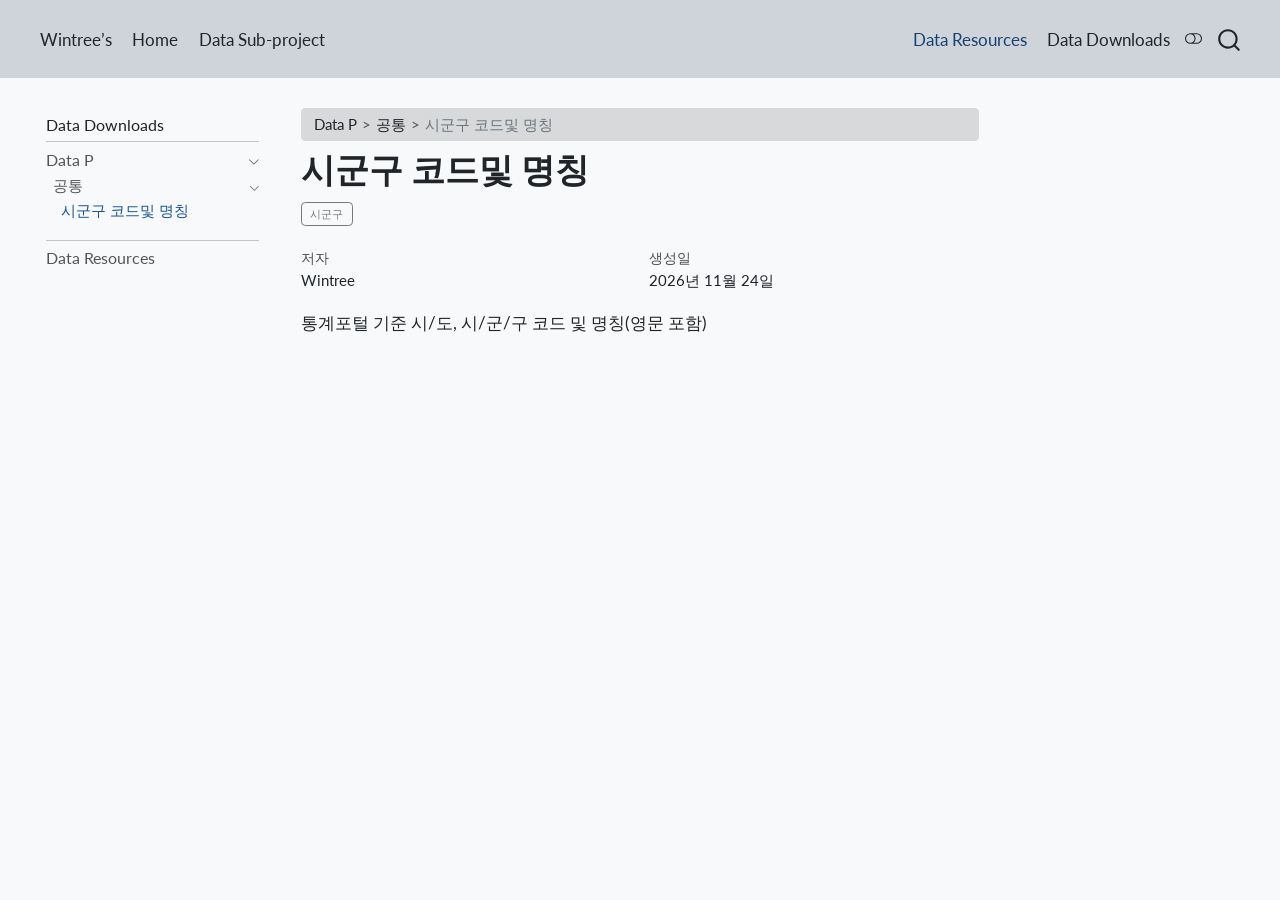
<file: data_p/공통/행정구역/index.html>
<!DOCTYPE html>
<html xmlns="http://www.w3.org/1999/xhtml" lang="ko" xml:lang="ko"><head>

<meta charset="utf-8">
<meta name="generator" content="quarto-1.9.37">

<meta name="viewport" content="width=device-width, initial-scale=1.0, user-scalable=yes">

<meta name="author" content="Wintree">

<title>시군구 코드및 명칭</title>
<style>
/* Default styles provided by pandoc.
** See https://pandoc.org/MANUAL.html#variables-for-html for config info.
*/
code{white-space: pre-wrap;}
span.smallcaps{font-variant: small-caps;}
div.columns{display: flex; gap: min(4vw, 1.5em);}
div.column{flex: auto; overflow-x: auto;}
div.hanging-indent{margin-left: 1.5em; text-indent: -1.5em;}
ul.task-list{list-style: none;}
ul.task-list li input[type="checkbox"] {
  width: 0.8em;
  margin: 0 0.8em 0.2em -1em; /* quarto-specific, see https://github.com/quarto-dev/quarto-cli/issues/4556 */ 
  vertical-align: middle;
}
</style>


<script src="../../../site_libs/quarto-nav/quarto-nav.js"></script>
<script src="../../../site_libs/quarto-nav/headroom.min.js"></script>
<script src="../../../site_libs/clipboard/clipboard.min.js"></script>
<script src="../../../site_libs/quarto-search/autocomplete.umd.js"></script>
<script src="../../../site_libs/quarto-search/fuse.min.js"></script>
<script src="../../../site_libs/quarto-search/quarto-search.js"></script>
<meta name="quarto:offset" content="../../../">
<script src="../../../site_libs/quarto-html/quarto.js" type="module"></script>
<script src="../../../site_libs/quarto-html/tabsets/tabsets.js" type="module"></script>
<script src="../../../site_libs/quarto-html/popper.min.js"></script>
<script src="../../../site_libs/quarto-html/tippy.umd.min.js"></script>
<script src="../../../site_libs/quarto-html/anchor.min.js"></script>
<link href="../../../site_libs/quarto-html/tippy.css" rel="stylesheet">
<link href="../../../site_libs/quarto-html/quarto-syntax-highlighting-7f8f88aac4f3542376d5c11b86a4c14d.css" rel="stylesheet" class="quarto-color-scheme" id="quarto-text-highlighting-styles">
<link href="../../../site_libs/quarto-html/quarto-syntax-highlighting-dark-d0ae9245876894da5ac7e18953ecc5cc.css" rel="stylesheet" class="quarto-color-scheme quarto-color-alternate" id="quarto-text-highlighting-styles">
<script src="../../../site_libs/bootstrap/bootstrap.min.js"></script>
<link href="../../../site_libs/bootstrap/bootstrap-icons.css" rel="stylesheet">
<link href="../../../site_libs/bootstrap/bootstrap-0b2ce9e1b316d0ba9c539b76354aafbc.min.css" rel="stylesheet" append-hash="true" class="quarto-color-scheme" id="quarto-bootstrap" data-mode="light">
<link href="../../../site_libs/bootstrap/bootstrap-dark-75c1bd40b0c3d014729be4435accf249.min.css" rel="stylesheet" append-hash="true" class="quarto-color-scheme quarto-color-alternate" id="quarto-bootstrap" data-mode="dark">
<script id="quarto-search-options" type="application/json">{
  "location": "navbar",
  "copy-button": false,
  "collapse-after": 3,
  "panel-placement": "end",
  "type": "overlay",
  "limit": 50,
  "keyboard-shortcut": [
    "f",
    "/",
    "s"
  ],
  "show-item-context": false,
  "language": {
    "search-no-results-text": "일치 없음",
    "search-matching-documents-text": "일치된 문서",
    "search-copy-link-title": "검색 링크 복사",
    "search-hide-matches-text": "추가 검색 결과 숨기기",
    "search-more-match-text": "추가 검색결과",
    "search-more-matches-text": "추가 검색결과",
    "search-clear-button-title": "제거",
    "search-text-placeholder": "",
    "search-detached-cancel-button-title": "취소",
    "search-submit-button-title": "검색",
    "search-label": "검색"
  }
}</script>


</head>

<body class="nav-sidebar floating nav-fixed quarto-dark"><script id="quarto-html-before-body" type="application/javascript">
    const toggleBodyColorMode = (bsSheetEl) => {
      const mode = bsSheetEl.getAttribute("data-mode");
      const bodyEl = window.document.querySelector("body");
      if (mode === "dark") {
        bodyEl.classList.add("quarto-dark");
        bodyEl.classList.remove("quarto-light");
      } else {
        bodyEl.classList.add("quarto-light");
        bodyEl.classList.remove("quarto-dark");
      }
    }
    const toggleBodyColorPrimary = () => {
      const bsSheetEl = window.document.querySelector("link#quarto-bootstrap:not([rel=disabled-stylesheet])");
      if (bsSheetEl) {
        toggleBodyColorMode(bsSheetEl);
      }
    }
    const setColorSchemeToggle = (alternate) => {
      const toggles = window.document.querySelectorAll('.quarto-color-scheme-toggle');
      for (let i=0; i < toggles.length; i++) {
        const toggle = toggles[i];
        if (toggle) {
          if (alternate) {
            toggle.classList.add("alternate");
          } else {
            toggle.classList.remove("alternate");
          }
        }
      }
    };
    const toggleColorMode = (alternate) => {
      // Switch the stylesheets
      const primaryStylesheets = window.document.querySelectorAll('link.quarto-color-scheme:not(.quarto-color-alternate)');
      const alternateStylesheets = window.document.querySelectorAll('link.quarto-color-scheme.quarto-color-alternate');
      manageTransitions('#quarto-margin-sidebar .nav-link', false);
      if (alternate) {
        // note: dark is layered on light, we don't disable primary!
        enableStylesheet(alternateStylesheets);
        for (const sheetNode of alternateStylesheets) {
          if (sheetNode.id === "quarto-bootstrap") {
            toggleBodyColorMode(sheetNode);
          }
        }
      } else {
        disableStylesheet(alternateStylesheets);
        enableStylesheet(primaryStylesheets)
        toggleBodyColorPrimary();
      }
      manageTransitions('#quarto-margin-sidebar .nav-link', true);
      // Switch the toggles
      setColorSchemeToggle(alternate)
      // Hack to workaround the fact that safari doesn't
      // properly recolor the scrollbar when toggling (#1455)
      if (navigator.userAgent.indexOf('Safari') > 0 && navigator.userAgent.indexOf('Chrome') == -1) {
        manageTransitions("body", false);
        window.scrollTo(0, 1);
        setTimeout(() => {
          window.scrollTo(0, 0);
          manageTransitions("body", true);
        }, 40);
      }
    }
    const disableStylesheet = (stylesheets) => {
      for (let i=0; i < stylesheets.length; i++) {
        const stylesheet = stylesheets[i];
        stylesheet.rel = 'disabled-stylesheet';
      }
    }
    const enableStylesheet = (stylesheets) => {
      for (let i=0; i < stylesheets.length; i++) {
        const stylesheet = stylesheets[i];
        if(stylesheet.rel !== 'stylesheet') { // for Chrome, which will still FOUC without this check
          stylesheet.rel = 'stylesheet';
        }
      }
    }
    const manageTransitions = (selector, allowTransitions) => {
      const els = window.document.querySelectorAll(selector);
      for (let i=0; i < els.length; i++) {
        const el = els[i];
        if (allowTransitions) {
          el.classList.remove('notransition');
        } else {
          el.classList.add('notransition');
        }
      }
    }
    const isFileUrl = () => {
      return window.location.protocol === 'file:';
    }
    const hasAlternateSentinel = () => {
      let styleSentinel = getColorSchemeSentinel();
      if (styleSentinel !== null) {
        return styleSentinel === "alternate";
      } else {
        return false;
      }
    }
    const setStyleSentinel = (alternate) => {
      const value = alternate ? "alternate" : "default";
      if (!isFileUrl()) {
        window.localStorage.setItem("quarto-color-scheme", value);
      } else {
        localAlternateSentinel = value;
      }
    }
    const getColorSchemeSentinel = () => {
      if (!isFileUrl()) {
        const storageValue = window.localStorage.getItem("quarto-color-scheme");
        return storageValue != null ? storageValue : localAlternateSentinel;
      } else {
        return localAlternateSentinel;
      }
    }
    const toggleGiscusIfUsed = (isAlternate, darkModeDefault) => {
      const baseTheme = document.querySelector('#giscus-base-theme')?.value ?? 'light';
      const alternateTheme = document.querySelector('#giscus-alt-theme')?.value ?? 'dark';
      let newTheme = '';
      if(authorPrefersDark) {
        newTheme = isAlternate ? baseTheme : alternateTheme;
      } else {
        newTheme = isAlternate ? alternateTheme : baseTheme;
      }
      const changeGiscusTheme = () => {
        // From: https://github.com/giscus/giscus/issues/336
        const sendMessage = (message) => {
          const iframe = document.querySelector('iframe.giscus-frame');
          if (!iframe) return;
          iframe.contentWindow.postMessage({ giscus: message }, 'https://giscus.app');
        }
        sendMessage({
          setConfig: {
            theme: newTheme
          }
        });
      }
      const isGiscussLoaded = window.document.querySelector('iframe.giscus-frame') !== null;
      if (isGiscussLoaded) {
        changeGiscusTheme();
      }
    };
    const authorPrefersDark = true;
    const queryPrefersDark = window.matchMedia('(prefers-color-scheme: dark)');
    const darkModeDefault = queryPrefersDark.matches;
    let localAlternateSentinel = darkModeDefault ? 'alternate' : 'default';
    // Dark / light mode switch
    window.quartoToggleColorScheme = () => {
      // Read the current dark / light value
      let toAlternate = !hasAlternateSentinel();
      toggleColorMode(toAlternate);
      setStyleSentinel(toAlternate);
      toggleGiscusIfUsed(toAlternate, darkModeDefault);
      window.dispatchEvent(new Event('resize'));
    };
    queryPrefersDark.addEventListener("change", e => {
      if(window.localStorage.getItem("quarto-color-scheme") !== null)
        return;
      const alternate = e.matches
      toggleColorMode(alternate);
      localAlternateSentinel = e.matches ? 'alternate' : 'default'; // this is used alongside local storage!
      toggleGiscusIfUsed(alternate, darkModeDefault);
    });
    // Switch to dark mode if need be
    if (hasAlternateSentinel()) {
      toggleColorMode(true);
    } else {
      toggleColorMode(false);
    }
  </script>

<div id="quarto-search-results"></div>
  <header id="quarto-header" class="headroom fixed-top">
    <nav class="navbar navbar-expand-lg " data-bs-theme="dark">
      <div class="navbar-container container-fluid">
            <div id="quarto-search" class="" title="검색"></div>
          <button class="navbar-toggler" type="button" data-bs-toggle="collapse" data-bs-target="#navbarCollapse" aria-controls="navbarCollapse" role="menu" aria-expanded="false" aria-label="탐색 전환" onclick="if (window.quartoToggleHeadroom) { window.quartoToggleHeadroom(); }">
  <span class="navbar-toggler-icon"></span>
</button>
          <div class="collapse navbar-collapse" id="navbarCollapse">
            <ul class="navbar-nav navbar-nav-scroll me-auto">
  <li class="nav-item">
    <a class="nav-link" href="https://www.csmpub.com/index.html"> 
<span class="menu-text">Wintree’s</span></a>
  </li>  
  <li class="nav-item">
    <a class="nav-link" href="https://www.csmpub.com/index.html"> 
<span class="menu-text">Home</span></a>
  </li>  
  <li class="nav-item">
    <a class="nav-link" href="../../../index.html"> 
<span class="menu-text">Data Sub-project</span></a>
  </li>  
</ul>
            <ul class="navbar-nav navbar-nav-scroll ms-auto">
  <li class="nav-item">
    <a class="nav-link active" href="../../../resources.html" aria-current="page"> 
<span class="menu-text">Data Resources</span></a>
  </li>  
  <li class="nav-item">
    <a class="nav-link" href="../../../downloads.html"> 
<span class="menu-text">Data Downloads</span></a>
  </li>  
</ul>
          </div> <!-- /navcollapse -->
            <div class="quarto-navbar-tools">
  <a href="" class="quarto-color-scheme-toggle quarto-navigation-tool  px-1" onclick="window.quartoToggleColorScheme(); return false;" title="다크 모드 전환"><i class="bi"></i></a>
</div>
      </div> <!-- /container-fluid -->
    </nav>
  <nav class="quarto-secondary-nav">
    <div class="container-fluid d-flex">
      <button type="button" class="quarto-btn-toggle btn" data-bs-toggle="collapse" role="button" data-bs-target=".quarto-sidebar-collapse-item" aria-controls="quarto-sidebar" aria-expanded="false" aria-label="사이드바 전환" onclick="if (window.quartoToggleHeadroom) { window.quartoToggleHeadroom(); }">
        <i class="bi bi-layout-text-sidebar-reverse"></i>
      </button>
        <nav class="quarto-page-breadcrumbs" aria-label="breadcrumb"><ol class="breadcrumb"><li class="breadcrumb-item">Data P</li><li class="breadcrumb-item"><a href="../../../data_p/공통/행정구역/index.html">공통</a></li><li class="breadcrumb-item"><a href="../../../data_p/공통/행정구역/index.html">시군구 코드및 명칭</a></li></ol></nav>
        <a class="flex-grow-1" role="navigation" data-bs-toggle="collapse" data-bs-target=".quarto-sidebar-collapse-item" aria-controls="quarto-sidebar" aria-expanded="false" aria-label="사이드바 전환" onclick="if (window.quartoToggleHeadroom) { window.quartoToggleHeadroom(); }">      
        </a>
    </div>
  </nav>
</header>
<!-- content -->
<div id="quarto-content" class="quarto-container page-columns page-rows-contents page-layout-article page-navbar">
<!-- sidebar -->
  <nav id="quarto-sidebar" class="sidebar collapse collapse-horizontal quarto-sidebar-collapse-item sidebar-navigation floating overflow-auto">
    <div class="sidebar-menu-container"> 
    <ul class="list-unstyled mt-1">
        <li class="sidebar-item">
 <span class="menu-text">Data Downloads</span>
  </li>
        <li class="px-0"><hr class="sidebar-divider hi "></li>
        <li class="sidebar-item sidebar-item-section">
      <div class="sidebar-item-container"> 
            <a class="sidebar-item-text sidebar-link text-start" data-bs-toggle="collapse" data-bs-target="#quarto-sidebar-section-1" role="navigation" aria-expanded="true">
 <span class="menu-text">Data P</span></a>
          <a class="sidebar-item-toggle text-start" data-bs-toggle="collapse" data-bs-target="#quarto-sidebar-section-1" role="navigation" aria-expanded="true" aria-label="토글 섹션">
            <i class="bi bi-chevron-right ms-2"></i>
          </a> 
      </div>
      <ul id="quarto-sidebar-section-1" class="collapse list-unstyled sidebar-section depth1 show">  
          <li class="sidebar-item sidebar-item-section">
      <div class="sidebar-item-container"> 
            <a class="sidebar-item-text sidebar-link text-start" data-bs-toggle="collapse" data-bs-target="#quarto-sidebar-section-2" role="navigation" aria-expanded="true">
 <span class="menu-text">공통</span></a>
          <a class="sidebar-item-toggle text-start" data-bs-toggle="collapse" data-bs-target="#quarto-sidebar-section-2" role="navigation" aria-expanded="true" aria-label="토글 섹션">
            <i class="bi bi-chevron-right ms-2"></i>
          </a> 
      </div>
      <ul id="quarto-sidebar-section-2" class="collapse list-unstyled sidebar-section depth2 show">  
          <li class="sidebar-item">
  <div class="sidebar-item-container"> 
  <a href="../../../data_p/공통/행정구역/index.html" class="sidebar-item-text sidebar-link active">
 <span class="menu-text">시군구 코드및 명칭</span></a>
  </div>
</li>
      </ul>
  </li>
      </ul>
  </li>
        <li class="px-0"><hr class="sidebar-divider hi "></li>
        <li class="sidebar-item">
  <div class="sidebar-item-container"> 
  <a href="../../../resources.html" class="sidebar-item-text sidebar-link">
 <span class="menu-text">Data Resources</span></a>
  </div>
</li>
    </ul>
    </div>
</nav>
<div id="quarto-sidebar-glass" class="quarto-sidebar-collapse-item" data-bs-toggle="collapse" data-bs-target=".quarto-sidebar-collapse-item"></div>
<!-- margin-sidebar -->
    <div id="quarto-margin-sidebar" class="sidebar margin-sidebar zindex-bottom">
        
    </div>
<!-- main -->
<main class="content" id="quarto-document-content">


<header id="title-block-header" class="quarto-title-block default"><nav class="quarto-page-breadcrumbs quarto-title-breadcrumbs d-none d-lg-block" aria-label="breadcrumb"><ol class="breadcrumb"><li class="breadcrumb-item">Data P</li><li class="breadcrumb-item"><a href="../../../data_p/공통/행정구역/index.html">공통</a></li><li class="breadcrumb-item"><a href="../../../data_p/공통/행정구역/index.html">시군구 코드및 명칭</a></li></ol></nav>
<div class="quarto-title">
<h1 class="title">시군구 코드및 명칭</h1>
  <div class="quarto-categories">
    <div class="quarto-category">시군구</div>
  </div>
  </div>



<div class="quarto-title-meta">

    <div>
    <div class="quarto-title-meta-heading">저자</div>
    <div class="quarto-title-meta-contents">
             <p>Wintree </p>
          </div>
  </div>
    
    <div>
    <div class="quarto-title-meta-heading">생성일</div>
    <div class="quarto-title-meta-contents">
      <p class="date">2026년 11월 24일</p>
    </div>
  </div>
  
    
  </div>
  


</header>


<p>통계포털 기준 시/도, 시/군/구 코드 및 명칭(영문 포함)</p>



</main> <!-- /main -->
<script id="quarto-html-after-body" type="application/javascript">
  window.document.addEventListener("DOMContentLoaded", function (event) {
    // Ensure there is a toggle, if there isn't float one in the top right
    if (window.document.querySelector('.quarto-color-scheme-toggle') === null) {
      const a = window.document.createElement('a');
      a.classList.add('top-right');
      a.classList.add('quarto-color-scheme-toggle');
      a.href = "";
      a.onclick = function() { try { window.quartoToggleColorScheme(); } catch {} return false; };
      const i = window.document.createElement("i");
      i.classList.add('bi');
      a.appendChild(i);
      window.document.body.appendChild(a);
    }
    setColorSchemeToggle(hasAlternateSentinel())
    const icon = "";
    const anchorJS = new window.AnchorJS();
    anchorJS.options = {
      placement: 'right',
      icon: icon
    };
    anchorJS.add('.anchored');
    const isCodeAnnotation = (el) => {
      for (const clz of el.classList) {
        if (clz.startsWith('code-annotation-')) {                     
          return true;
        }
      }
      return false;
    }
    const onCopySuccess = function(e) {
      // button target
      const button = e.trigger;
      // don't keep focus
      button.blur();
      // flash "checked"
      button.classList.add('code-copy-button-checked');
      var currentTitle = button.getAttribute("title");
      button.setAttribute("title", "복사완료!");
      let tooltip;
      if (window.bootstrap) {
        button.setAttribute("data-bs-toggle", "tooltip");
        button.setAttribute("data-bs-placement", "left");
        button.setAttribute("data-bs-title", "복사완료!");
        tooltip = new bootstrap.Tooltip(button, 
          { trigger: "manual", 
            customClass: "code-copy-button-tooltip",
            offset: [0, -8]});
        tooltip.show();    
      }
      setTimeout(function() {
        if (tooltip) {
          tooltip.hide();
          button.removeAttribute("data-bs-title");
          button.removeAttribute("data-bs-toggle");
          button.removeAttribute("data-bs-placement");
        }
        button.setAttribute("title", currentTitle);
        button.classList.remove('code-copy-button-checked');
      }, 1000);
      // clear code selection
      e.clearSelection();
    }
    const getTextToCopy = function(trigger) {
      const outerScaffold = trigger.parentElement.cloneNode(true);
      const codeEl = outerScaffold.querySelector('code');
      for (const childEl of codeEl.children) {
        if (isCodeAnnotation(childEl)) {
          childEl.remove();
        }
      }
      return codeEl.innerText;
    }
    const clipboard = new window.ClipboardJS('.code-copy-button:not([data-in-quarto-modal])', {
      text: getTextToCopy
    });
    clipboard.on('success', onCopySuccess);
    if (window.document.getElementById('quarto-embedded-source-code-modal')) {
      const clipboardModal = new window.ClipboardJS('.code-copy-button[data-in-quarto-modal]', {
        text: getTextToCopy,
        container: window.document.getElementById('quarto-embedded-source-code-modal')
      });
      clipboardModal.on('success', onCopySuccess);
    }
      var localhostRegex = new RegExp(/^(?:http|https):\/\/localhost\:?[0-9]*\//);
      var mailtoRegex = new RegExp(/^mailto:/);
        var filterRegex = new RegExp('/' + window.location.host + '/');
      var isInternal = (href) => {
          return filterRegex.test(href) || localhostRegex.test(href) || mailtoRegex.test(href);
      }
      // Inspect non-navigation links and adorn them if external
     var links = window.document.querySelectorAll('a[href]:not(.nav-link):not(.navbar-brand):not(.toc-action):not(.sidebar-link):not(.sidebar-item-toggle):not(.pagination-link):not(.no-external):not([aria-hidden]):not(.dropdown-item):not(.quarto-navigation-tool):not(.about-link)');
      for (var i=0; i<links.length; i++) {
        const link = links[i];
        if (!isInternal(link.href)) {
          // undo the damage that might have been done by quarto-nav.js in the case of
          // links that we want to consider external
          if (link.dataset.originalHref !== undefined) {
            link.href = link.dataset.originalHref;
          }
        }
      }
    function tippyHover(el, contentFn, onTriggerFn, onUntriggerFn) {
      const config = {
        allowHTML: true,
        maxWidth: 500,
        delay: 100,
        arrow: false,
        appendTo: function(el) {
            return el.parentElement;
        },
        interactive: true,
        interactiveBorder: 10,
        theme: 'quarto',
        placement: 'bottom-start',
      };
      if (contentFn) {
        config.content = contentFn;
      }
      if (onTriggerFn) {
        config.onTrigger = onTriggerFn;
      }
      if (onUntriggerFn) {
        config.onUntrigger = onUntriggerFn;
      }
      window.tippy(el, config); 
    }
    const noterefs = window.document.querySelectorAll('a[role="doc-noteref"]');
    for (var i=0; i<noterefs.length; i++) {
      const ref = noterefs[i];
      tippyHover(ref, function() {
        // use id or data attribute instead here
        let href = ref.getAttribute('data-footnote-href') || ref.getAttribute('href');
        try { href = new URL(href).hash; } catch {}
        const id = href.replace(/^#\/?/, "");
        const note = window.document.getElementById(id);
        if (note) {
          return note.innerHTML;
        } else {
          return "";
        }
      });
    }
    const xrefs = window.document.querySelectorAll('a.quarto-xref');
    const processXRef = (id, note) => {
      // Strip column container classes
      const stripColumnClz = (el) => {
        el.classList.remove("page-full", "page-columns");
        if (el.children) {
          for (const child of el.children) {
            stripColumnClz(child);
          }
        }
      }
      stripColumnClz(note)
      if (id === null || id.startsWith('sec-')) {
        // Special case sections, only their first couple elements
        const container = document.createElement("div");
        if (note.children && note.children.length > 2) {
          container.appendChild(note.children[0].cloneNode(true));
          for (let i = 1; i < note.children.length; i++) {
            const child = note.children[i];
            if (child.tagName === "P" && child.innerText === "") {
              continue;
            } else {
              container.appendChild(child.cloneNode(true));
              break;
            }
          }
          if (window.Quarto?.typesetMath) {
            window.Quarto.typesetMath(container);
          }
          return container.innerHTML
        } else {
          if (window.Quarto?.typesetMath) {
            window.Quarto.typesetMath(note);
          }
          return note.innerHTML;
        }
      } else {
        // Remove any anchor links if they are present
        const anchorLink = note.querySelector('a.anchorjs-link');
        if (anchorLink) {
          anchorLink.remove();
        }
        if (window.Quarto?.typesetMath) {
          window.Quarto.typesetMath(note);
        }
        if (note.classList.contains("callout")) {
          return note.outerHTML;
        } else {
          return note.innerHTML;
        }
      }
    }
    for (var i=0; i<xrefs.length; i++) {
      const xref = xrefs[i];
      tippyHover(xref, undefined, function(instance) {
        instance.disable();
        let url = xref.getAttribute('href');
        let hash = undefined; 
        if (url.startsWith('#')) {
          hash = url;
        } else {
          try { hash = new URL(url).hash; } catch {}
        }
        if (hash) {
          const id = hash.replace(/^#\/?/, "");
          const note = window.document.getElementById(id);
          if (note !== null) {
            try {
              const html = processXRef(id, note.cloneNode(true));
              instance.setContent(html);
            } finally {
              instance.enable();
              instance.show();
            }
          } else {
            // See if we can fetch this
            fetch(url.split('#')[0])
            .then(res => res.text())
            .then(html => {
              const parser = new DOMParser();
              const htmlDoc = parser.parseFromString(html, "text/html");
              const note = htmlDoc.getElementById(id);
              if (note !== null) {
                const html = processXRef(id, note);
                instance.setContent(html);
              } 
            }).finally(() => {
              instance.enable();
              instance.show();
            });
          }
        } else {
          // See if we can fetch a full url (with no hash to target)
          // This is a special case and we should probably do some content thinning / targeting
          fetch(url)
          .then(res => res.text())
          .then(html => {
            const parser = new DOMParser();
            const htmlDoc = parser.parseFromString(html, "text/html");
            const note = htmlDoc.querySelector('main.content');
            if (note !== null) {
              // This should only happen for chapter cross references
              // (since there is no id in the URL)
              // remove the first header
              if (note.children.length > 0 && note.children[0].tagName === "HEADER") {
                note.children[0].remove();
              }
              const html = processXRef(null, note);
              instance.setContent(html);
            } 
          }).finally(() => {
            instance.enable();
            instance.show();
          });
        }
      }, function(instance) {
      });
    }
        let selectedAnnoteEl;
        const selectorForAnnotation = ( cell, annotation) => {
          let cellAttr = 'data-code-cell="' + cell + '"';
          let lineAttr = 'data-code-annotation="' +  annotation + '"';
          const selector = 'span[' + cellAttr + '][' + lineAttr + ']';
          return selector;
        }
        const selectCodeLines = (annoteEl) => {
          const doc = window.document;
          const targetCell = annoteEl.getAttribute("data-target-cell");
          const targetAnnotation = annoteEl.getAttribute("data-target-annotation");
          const annoteSpan = window.document.querySelector(selectorForAnnotation(targetCell, targetAnnotation));
          const lines = annoteSpan.getAttribute("data-code-lines").split(",");
          const lineIds = lines.map((line) => {
            return targetCell + "-" + line;
          })
          let top = null;
          let height = null;
          let parent = null;
          if (lineIds.length > 0) {
              //compute the position of the single el (top and bottom and make a div)
              const el = window.document.getElementById(lineIds[0]);
              top = el.offsetTop;
              height = el.offsetHeight;
              parent = el.parentElement.parentElement;
            if (lineIds.length > 1) {
              const lastEl = window.document.getElementById(lineIds[lineIds.length - 1]);
              const bottom = lastEl.offsetTop + lastEl.offsetHeight;
              height = bottom - top;
            }
            if (top !== null && height !== null && parent !== null) {
              // cook up a div (if necessary) and position it 
              let div = window.document.getElementById("code-annotation-line-highlight");
              if (div === null) {
                div = window.document.createElement("div");
                div.setAttribute("id", "code-annotation-line-highlight");
                div.style.position = 'absolute';
                parent.appendChild(div);
              }
              div.style.top = top - 2 + "px";
              div.style.height = height + 4 + "px";
              div.style.left = 0;
              let gutterDiv = window.document.getElementById("code-annotation-line-highlight-gutter");
              if (gutterDiv === null) {
                gutterDiv = window.document.createElement("div");
                gutterDiv.setAttribute("id", "code-annotation-line-highlight-gutter");
                gutterDiv.style.position = 'absolute';
                const codeCell = window.document.getElementById(targetCell);
                const gutter = codeCell.querySelector('.code-annotation-gutter');
                gutter.appendChild(gutterDiv);
              }
              gutterDiv.style.top = top - 2 + "px";
              gutterDiv.style.height = height + 4 + "px";
            }
            selectedAnnoteEl = annoteEl;
          }
        };
        const unselectCodeLines = () => {
          const elementsIds = ["code-annotation-line-highlight", "code-annotation-line-highlight-gutter"];
          elementsIds.forEach((elId) => {
            const div = window.document.getElementById(elId);
            if (div) {
              div.remove();
            }
          });
          selectedAnnoteEl = undefined;
        };
          // Handle positioning of the toggle
      window.addEventListener(
        "resize",
        throttle(() => {
          elRect = undefined;
          if (selectedAnnoteEl) {
            selectCodeLines(selectedAnnoteEl);
          }
        }, 10)
      );
      function throttle(fn, ms) {
      let throttle = false;
      let timer;
        return (...args) => {
          if(!throttle) { // first call gets through
              fn.apply(this, args);
              throttle = true;
          } else { // all the others get throttled
              if(timer) clearTimeout(timer); // cancel #2
              timer = setTimeout(() => {
                fn.apply(this, args);
                timer = throttle = false;
              }, ms);
          }
        };
      }
        // Attach click handler to the DT
        const annoteDls = window.document.querySelectorAll('dt[data-target-cell]');
        for (const annoteDlNode of annoteDls) {
          annoteDlNode.addEventListener('click', (event) => {
            const clickedEl = event.target;
            if (clickedEl !== selectedAnnoteEl) {
              unselectCodeLines();
              const activeEl = window.document.querySelector('dt[data-target-cell].code-annotation-active');
              if (activeEl) {
                activeEl.classList.remove('code-annotation-active');
              }
              selectCodeLines(clickedEl);
              clickedEl.classList.add('code-annotation-active');
            } else {
              // Unselect the line
              unselectCodeLines();
              clickedEl.classList.remove('code-annotation-active');
            }
          });
        }
    const findCites = (el) => {
      const parentEl = el.parentElement;
      if (parentEl) {
        const cites = parentEl.dataset.cites;
        if (cites) {
          return {
            el,
            cites: cites.split(' ')
          };
        } else {
          return findCites(el.parentElement)
        }
      } else {
        return undefined;
      }
    };
    var bibliorefs = window.document.querySelectorAll('a[role="doc-biblioref"]');
    for (var i=0; i<bibliorefs.length; i++) {
      const ref = bibliorefs[i];
      const citeInfo = findCites(ref);
      if (citeInfo) {
        tippyHover(citeInfo.el, function() {
          var popup = window.document.createElement('div');
          citeInfo.cites.forEach(function(cite) {
            var citeDiv = window.document.createElement('div');
            citeDiv.classList.add('hanging-indent');
            citeDiv.classList.add('csl-entry');
            var biblioDiv = window.document.getElementById('ref-' + cite);
            if (biblioDiv) {
              citeDiv.innerHTML = biblioDiv.innerHTML;
            }
            popup.appendChild(citeDiv);
          });
          return popup.innerHTML;
        });
      }
    }
  });
  </script>
</div> <!-- /content -->




</body></html>
</file>
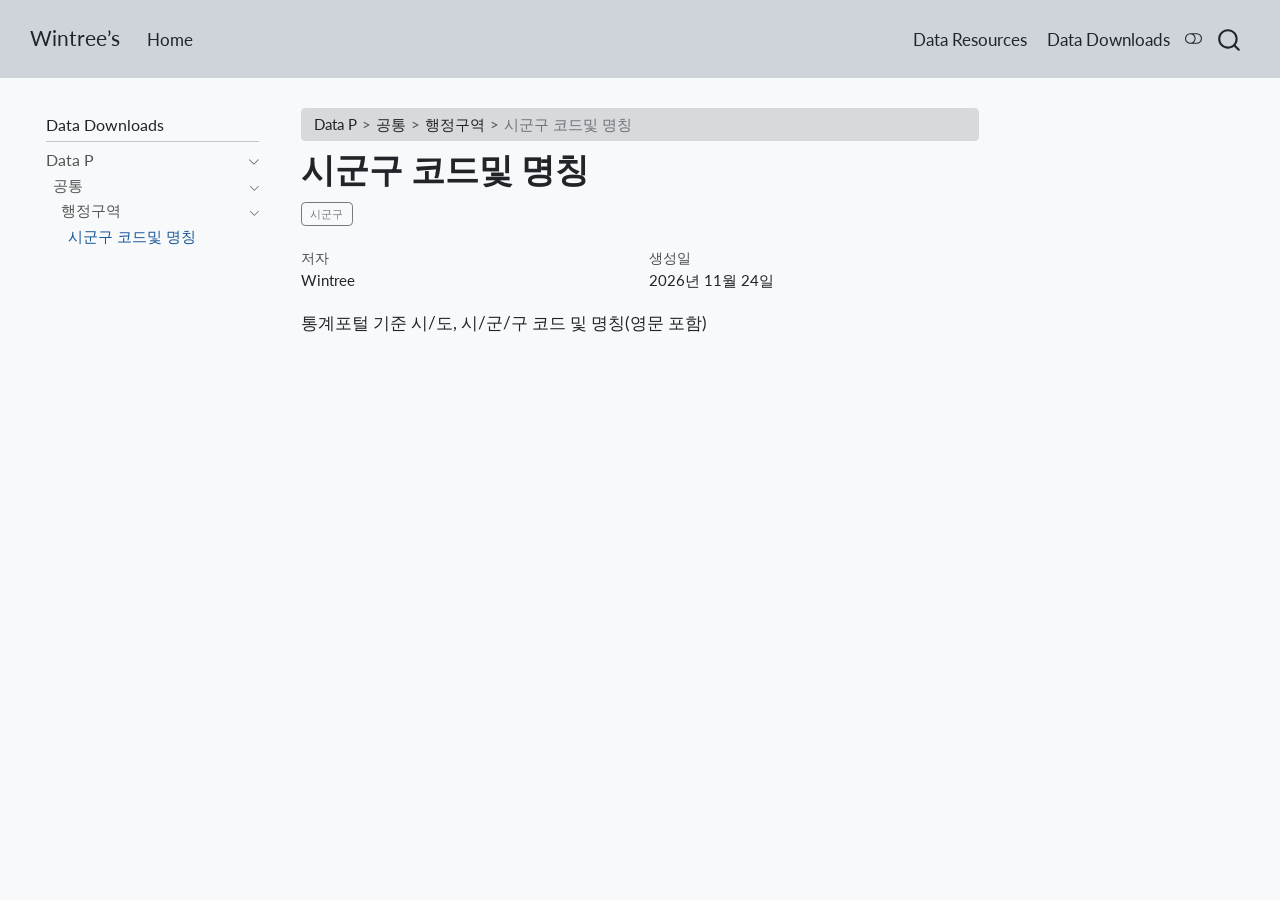
<file: data_p/공통/행정구역/시군구_코드/index.html>
<!DOCTYPE html>
<html xmlns="http://www.w3.org/1999/xhtml" lang="ko" xml:lang="ko"><head>

<meta charset="utf-8">
<meta name="generator" content="quarto-1.9.37">

<meta name="viewport" content="width=device-width, initial-scale=1.0, user-scalable=yes">

<meta name="author" content="Wintree">

<title>시군구 코드및 명칭 – Wintree’s</title>
<style>
/* Default styles provided by pandoc.
** See https://pandoc.org/MANUAL.html#variables-for-html for config info.
*/
code{white-space: pre-wrap;}
span.smallcaps{font-variant: small-caps;}
div.columns{display: flex; gap: min(4vw, 1.5em);}
div.column{flex: auto; overflow-x: auto;}
div.hanging-indent{margin-left: 1.5em; text-indent: -1.5em;}
ul.task-list{list-style: none;}
ul.task-list li input[type="checkbox"] {
  width: 0.8em;
  margin: 0 0.8em 0.2em -1em; /* quarto-specific, see https://github.com/quarto-dev/quarto-cli/issues/4556 */ 
  vertical-align: middle;
}
</style>


<script src="../../../../site_libs/quarto-nav/quarto-nav.js"></script>
<script src="../../../../site_libs/quarto-nav/headroom.min.js"></script>
<script src="../../../../site_libs/clipboard/clipboard.min.js"></script>
<script src="../../../../site_libs/quarto-search/autocomplete.umd.js"></script>
<script src="../../../../site_libs/quarto-search/fuse.min.js"></script>
<script src="../../../../site_libs/quarto-search/quarto-search.js"></script>
<meta name="quarto:offset" content="../../../../">
<script src="../../../../site_libs/quarto-html/quarto.js" type="module"></script>
<script src="../../../../site_libs/quarto-html/tabsets/tabsets.js" type="module"></script>
<script src="../../../../site_libs/quarto-html/popper.min.js"></script>
<script src="../../../../site_libs/quarto-html/tippy.umd.min.js"></script>
<script src="../../../../site_libs/quarto-html/anchor.min.js"></script>
<link href="../../../../site_libs/quarto-html/tippy.css" rel="stylesheet">
<link href="../../../../site_libs/quarto-html/quarto-syntax-highlighting-7f8f88aac4f3542376d5c11b86a4c14d.css" rel="stylesheet" class="quarto-color-scheme" id="quarto-text-highlighting-styles">
<link href="../../../../site_libs/quarto-html/quarto-syntax-highlighting-dark-d0ae9245876894da5ac7e18953ecc5cc.css" rel="stylesheet" class="quarto-color-scheme quarto-color-alternate" id="quarto-text-highlighting-styles">
<script src="../../../../site_libs/bootstrap/bootstrap.min.js"></script>
<link href="../../../../site_libs/bootstrap/bootstrap-icons.css" rel="stylesheet">
<link href="../../../../site_libs/bootstrap/bootstrap-0b2ce9e1b316d0ba9c539b76354aafbc.min.css" rel="stylesheet" append-hash="true" class="quarto-color-scheme" id="quarto-bootstrap" data-mode="light">
<link href="../../../../site_libs/bootstrap/bootstrap-dark-75c1bd40b0c3d014729be4435accf249.min.css" rel="stylesheet" append-hash="true" class="quarto-color-scheme quarto-color-alternate" id="quarto-bootstrap" data-mode="dark">
<script id="quarto-search-options" type="application/json">{
  "location": "navbar",
  "copy-button": false,
  "collapse-after": 3,
  "panel-placement": "end",
  "type": "overlay",
  "limit": 50,
  "keyboard-shortcut": [
    "f",
    "/",
    "s"
  ],
  "show-item-context": false,
  "language": {
    "search-no-results-text": "일치 없음",
    "search-matching-documents-text": "일치된 문서",
    "search-copy-link-title": "검색 링크 복사",
    "search-hide-matches-text": "추가 검색 결과 숨기기",
    "search-more-match-text": "추가 검색결과",
    "search-more-matches-text": "추가 검색결과",
    "search-clear-button-title": "제거",
    "search-text-placeholder": "",
    "search-detached-cancel-button-title": "취소",
    "search-submit-button-title": "검색",
    "search-label": "검색"
  }
}</script>


</head>

<body class="nav-sidebar floating nav-fixed quarto-dark"><script id="quarto-html-before-body" type="application/javascript">
    const toggleBodyColorMode = (bsSheetEl) => {
      const mode = bsSheetEl.getAttribute("data-mode");
      const bodyEl = window.document.querySelector("body");
      if (mode === "dark") {
        bodyEl.classList.add("quarto-dark");
        bodyEl.classList.remove("quarto-light");
      } else {
        bodyEl.classList.add("quarto-light");
        bodyEl.classList.remove("quarto-dark");
      }
    }
    const toggleBodyColorPrimary = () => {
      const bsSheetEl = window.document.querySelector("link#quarto-bootstrap:not([rel=disabled-stylesheet])");
      if (bsSheetEl) {
        toggleBodyColorMode(bsSheetEl);
      }
    }
    const setColorSchemeToggle = (alternate) => {
      const toggles = window.document.querySelectorAll('.quarto-color-scheme-toggle');
      for (let i=0; i < toggles.length; i++) {
        const toggle = toggles[i];
        if (toggle) {
          if (alternate) {
            toggle.classList.add("alternate");
          } else {
            toggle.classList.remove("alternate");
          }
        }
      }
    };
    const toggleColorMode = (alternate) => {
      // Switch the stylesheets
      const primaryStylesheets = window.document.querySelectorAll('link.quarto-color-scheme:not(.quarto-color-alternate)');
      const alternateStylesheets = window.document.querySelectorAll('link.quarto-color-scheme.quarto-color-alternate');
      manageTransitions('#quarto-margin-sidebar .nav-link', false);
      if (alternate) {
        // note: dark is layered on light, we don't disable primary!
        enableStylesheet(alternateStylesheets);
        for (const sheetNode of alternateStylesheets) {
          if (sheetNode.id === "quarto-bootstrap") {
            toggleBodyColorMode(sheetNode);
          }
        }
      } else {
        disableStylesheet(alternateStylesheets);
        enableStylesheet(primaryStylesheets)
        toggleBodyColorPrimary();
      }
      manageTransitions('#quarto-margin-sidebar .nav-link', true);
      // Switch the toggles
      setColorSchemeToggle(alternate)
      // Hack to workaround the fact that safari doesn't
      // properly recolor the scrollbar when toggling (#1455)
      if (navigator.userAgent.indexOf('Safari') > 0 && navigator.userAgent.indexOf('Chrome') == -1) {
        manageTransitions("body", false);
        window.scrollTo(0, 1);
        setTimeout(() => {
          window.scrollTo(0, 0);
          manageTransitions("body", true);
        }, 40);
      }
    }
    const disableStylesheet = (stylesheets) => {
      for (let i=0; i < stylesheets.length; i++) {
        const stylesheet = stylesheets[i];
        stylesheet.rel = 'disabled-stylesheet';
      }
    }
    const enableStylesheet = (stylesheets) => {
      for (let i=0; i < stylesheets.length; i++) {
        const stylesheet = stylesheets[i];
        if(stylesheet.rel !== 'stylesheet') { // for Chrome, which will still FOUC without this check
          stylesheet.rel = 'stylesheet';
        }
      }
    }
    const manageTransitions = (selector, allowTransitions) => {
      const els = window.document.querySelectorAll(selector);
      for (let i=0; i < els.length; i++) {
        const el = els[i];
        if (allowTransitions) {
          el.classList.remove('notransition');
        } else {
          el.classList.add('notransition');
        }
      }
    }
    const isFileUrl = () => {
      return window.location.protocol === 'file:';
    }
    const hasAlternateSentinel = () => {
      let styleSentinel = getColorSchemeSentinel();
      if (styleSentinel !== null) {
        return styleSentinel === "alternate";
      } else {
        return false;
      }
    }
    const setStyleSentinel = (alternate) => {
      const value = alternate ? "alternate" : "default";
      if (!isFileUrl()) {
        window.localStorage.setItem("quarto-color-scheme", value);
      } else {
        localAlternateSentinel = value;
      }
    }
    const getColorSchemeSentinel = () => {
      if (!isFileUrl()) {
        const storageValue = window.localStorage.getItem("quarto-color-scheme");
        return storageValue != null ? storageValue : localAlternateSentinel;
      } else {
        return localAlternateSentinel;
      }
    }
    const toggleGiscusIfUsed = (isAlternate, darkModeDefault) => {
      const baseTheme = document.querySelector('#giscus-base-theme')?.value ?? 'light';
      const alternateTheme = document.querySelector('#giscus-alt-theme')?.value ?? 'dark';
      let newTheme = '';
      if(authorPrefersDark) {
        newTheme = isAlternate ? baseTheme : alternateTheme;
      } else {
        newTheme = isAlternate ? alternateTheme : baseTheme;
      }
      const changeGiscusTheme = () => {
        // From: https://github.com/giscus/giscus/issues/336
        const sendMessage = (message) => {
          const iframe = document.querySelector('iframe.giscus-frame');
          if (!iframe) return;
          iframe.contentWindow.postMessage({ giscus: message }, 'https://giscus.app');
        }
        sendMessage({
          setConfig: {
            theme: newTheme
          }
        });
      }
      const isGiscussLoaded = window.document.querySelector('iframe.giscus-frame') !== null;
      if (isGiscussLoaded) {
        changeGiscusTheme();
      }
    };
    const authorPrefersDark = true;
    const queryPrefersDark = window.matchMedia('(prefers-color-scheme: dark)');
    const darkModeDefault = queryPrefersDark.matches;
    let localAlternateSentinel = darkModeDefault ? 'alternate' : 'default';
    // Dark / light mode switch
    window.quartoToggleColorScheme = () => {
      // Read the current dark / light value
      let toAlternate = !hasAlternateSentinel();
      toggleColorMode(toAlternate);
      setStyleSentinel(toAlternate);
      toggleGiscusIfUsed(toAlternate, darkModeDefault);
      window.dispatchEvent(new Event('resize'));
    };
    queryPrefersDark.addEventListener("change", e => {
      if(window.localStorage.getItem("quarto-color-scheme") !== null)
        return;
      const alternate = e.matches
      toggleColorMode(alternate);
      localAlternateSentinel = e.matches ? 'alternate' : 'default'; // this is used alongside local storage!
      toggleGiscusIfUsed(alternate, darkModeDefault);
    });
    // Switch to dark mode if need be
    if (hasAlternateSentinel()) {
      toggleColorMode(true);
    } else {
      toggleColorMode(false);
    }
  </script>

<div id="quarto-search-results"></div>
  <header id="quarto-header" class="headroom fixed-top">
    <nav class="navbar navbar-expand-lg " data-bs-theme="dark">
      <div class="navbar-container container-fluid">
      <div class="navbar-brand-container mx-auto">
    <a class="navbar-brand" href="../../../../index.html">
    <span class="navbar-title">Wintree’s</span>
    </a>
  </div>
            <div id="quarto-search" class="" title="검색"></div>
          <button class="navbar-toggler" type="button" data-bs-toggle="collapse" data-bs-target="#navbarCollapse" aria-controls="navbarCollapse" role="menu" aria-expanded="false" aria-label="탐색 전환" onclick="if (window.quartoToggleHeadroom) { window.quartoToggleHeadroom(); }">
  <span class="navbar-toggler-icon"></span>
</button>
          <div class="collapse navbar-collapse" id="navbarCollapse">
            <ul class="navbar-nav navbar-nav-scroll me-auto">
  <li class="nav-item">
    <a class="nav-link" href="https://www.csmpub.com/index.html"> 
<span class="menu-text">Home</span></a>
  </li>  
</ul>
            <ul class="navbar-nav navbar-nav-scroll ms-auto">
  <li class="nav-item">
    <a class="nav-link" href="../../../../resources.html"> 
<span class="menu-text">Data Resources</span></a>
  </li>  
  <li class="nav-item">
    <a class="nav-link" href="../../../../downloads.html"> 
<span class="menu-text">Data Downloads</span></a>
  </li>  
</ul>
          </div> <!-- /navcollapse -->
            <div class="quarto-navbar-tools">
  <a href="" class="quarto-color-scheme-toggle quarto-navigation-tool  px-1" onclick="window.quartoToggleColorScheme(); return false;" title="다크 모드 전환"><i class="bi"></i></a>
</div>
      </div> <!-- /container-fluid -->
    </nav>
  <nav class="quarto-secondary-nav">
    <div class="container-fluid d-flex">
      <button type="button" class="quarto-btn-toggle btn" data-bs-toggle="collapse" role="button" data-bs-target=".quarto-sidebar-collapse-item" aria-controls="quarto-sidebar" aria-expanded="false" aria-label="사이드바 전환" onclick="if (window.quartoToggleHeadroom) { window.quartoToggleHeadroom(); }">
        <i class="bi bi-layout-text-sidebar-reverse"></i>
      </button>
        <nav class="quarto-page-breadcrumbs" aria-label="breadcrumb"><ol class="breadcrumb"><li class="breadcrumb-item">Data P</li><li class="breadcrumb-item">공통</li><li class="breadcrumb-item"><a href="../../../../data_p/공통/행정구역/시군구_코드/index.html">행정구역</a></li><li class="breadcrumb-item"><a href="../../../../data_p/공통/행정구역/시군구_코드/index.html">시군구 코드및 명칭</a></li></ol></nav>
        <a class="flex-grow-1" role="navigation" data-bs-toggle="collapse" data-bs-target=".quarto-sidebar-collapse-item" aria-controls="quarto-sidebar" aria-expanded="false" aria-label="사이드바 전환" onclick="if (window.quartoToggleHeadroom) { window.quartoToggleHeadroom(); }">      
        </a>
    </div>
  </nav>
</header>
<!-- content -->
<div id="quarto-content" class="quarto-container page-columns page-rows-contents page-layout-article page-navbar">
<!-- sidebar -->
  <nav id="quarto-sidebar" class="sidebar collapse collapse-horizontal quarto-sidebar-collapse-item sidebar-navigation floating overflow-auto">
    <div class="sidebar-menu-container"> 
    <ul class="list-unstyled mt-1">
        <li class="sidebar-item">
 <span class="menu-text">Data Downloads</span>
  </li>
        <li class="px-0"><hr class="sidebar-divider hi "></li>
        <li class="sidebar-item sidebar-item-section">
      <div class="sidebar-item-container"> 
            <a class="sidebar-item-text sidebar-link text-start" data-bs-toggle="collapse" data-bs-target="#quarto-sidebar-section-1" role="navigation" aria-expanded="true">
 <span class="menu-text">Data P</span></a>
          <a class="sidebar-item-toggle text-start" data-bs-toggle="collapse" data-bs-target="#quarto-sidebar-section-1" role="navigation" aria-expanded="true" aria-label="토글 섹션">
            <i class="bi bi-chevron-right ms-2"></i>
          </a> 
      </div>
      <ul id="quarto-sidebar-section-1" class="collapse list-unstyled sidebar-section depth1 show">  
          <li class="sidebar-item sidebar-item-section">
      <div class="sidebar-item-container"> 
            <a class="sidebar-item-text sidebar-link text-start" data-bs-toggle="collapse" data-bs-target="#quarto-sidebar-section-2" role="navigation" aria-expanded="true">
 <span class="menu-text">공통</span></a>
          <a class="sidebar-item-toggle text-start" data-bs-toggle="collapse" data-bs-target="#quarto-sidebar-section-2" role="navigation" aria-expanded="true" aria-label="토글 섹션">
            <i class="bi bi-chevron-right ms-2"></i>
          </a> 
      </div>
      <ul id="quarto-sidebar-section-2" class="collapse list-unstyled sidebar-section depth2 show">  
          <li class="sidebar-item sidebar-item-section">
      <div class="sidebar-item-container"> 
            <a class="sidebar-item-text sidebar-link text-start" data-bs-toggle="collapse" data-bs-target="#quarto-sidebar-section-3" role="navigation" aria-expanded="true">
 <span class="menu-text">행정구역</span></a>
          <a class="sidebar-item-toggle text-start" data-bs-toggle="collapse" data-bs-target="#quarto-sidebar-section-3" role="navigation" aria-expanded="true" aria-label="토글 섹션">
            <i class="bi bi-chevron-right ms-2"></i>
          </a> 
      </div>
      <ul id="quarto-sidebar-section-3" class="collapse list-unstyled sidebar-section depth3 show">  
          <li class="sidebar-item">
  <div class="sidebar-item-container"> 
  <a href="../../../../data_p/공통/행정구역/시군구_코드/index.html" class="sidebar-item-text sidebar-link active">
 <span class="menu-text">시군구 코드및 명칭</span></a>
  </div>
</li>
      </ul>
  </li>
      </ul>
  </li>
      </ul>
  </li>
    </ul>
    </div>
</nav>
<div id="quarto-sidebar-glass" class="quarto-sidebar-collapse-item" data-bs-toggle="collapse" data-bs-target=".quarto-sidebar-collapse-item"></div>
<!-- margin-sidebar -->
    <div id="quarto-margin-sidebar" class="sidebar margin-sidebar zindex-bottom">
        
    </div>
<!-- main -->
<main class="content" id="quarto-document-content">


<header id="title-block-header" class="quarto-title-block default"><nav class="quarto-page-breadcrumbs quarto-title-breadcrumbs d-none d-lg-block" aria-label="breadcrumb"><ol class="breadcrumb"><li class="breadcrumb-item">Data P</li><li class="breadcrumb-item">공통</li><li class="breadcrumb-item"><a href="../../../../data_p/공통/행정구역/시군구_코드/index.html">행정구역</a></li><li class="breadcrumb-item"><a href="../../../../data_p/공통/행정구역/시군구_코드/index.html">시군구 코드및 명칭</a></li></ol></nav>
<div class="quarto-title">
<h1 class="title">시군구 코드및 명칭</h1>
  <div class="quarto-categories">
    <div class="quarto-category">시군구</div>
  </div>
  </div>



<div class="quarto-title-meta">

    <div>
    <div class="quarto-title-meta-heading">저자</div>
    <div class="quarto-title-meta-contents">
             <p>Wintree </p>
          </div>
  </div>
    
    <div>
    <div class="quarto-title-meta-heading">생성일</div>
    <div class="quarto-title-meta-contents">
      <p class="date">2026년 11월 24일</p>
    </div>
  </div>
  
    
  </div>
  


</header>


<p>통계포털 기준 시/도, 시/군/구 코드 및 명칭(영문 포함)</p>



</main> <!-- /main -->
<script id="quarto-html-after-body" type="application/javascript">
  window.document.addEventListener("DOMContentLoaded", function (event) {
    // Ensure there is a toggle, if there isn't float one in the top right
    if (window.document.querySelector('.quarto-color-scheme-toggle') === null) {
      const a = window.document.createElement('a');
      a.classList.add('top-right');
      a.classList.add('quarto-color-scheme-toggle');
      a.href = "";
      a.onclick = function() { try { window.quartoToggleColorScheme(); } catch {} return false; };
      const i = window.document.createElement("i");
      i.classList.add('bi');
      a.appendChild(i);
      window.document.body.appendChild(a);
    }
    setColorSchemeToggle(hasAlternateSentinel())
    const icon = "";
    const anchorJS = new window.AnchorJS();
    anchorJS.options = {
      placement: 'right',
      icon: icon
    };
    anchorJS.add('.anchored');
    const isCodeAnnotation = (el) => {
      for (const clz of el.classList) {
        if (clz.startsWith('code-annotation-')) {                     
          return true;
        }
      }
      return false;
    }
    const onCopySuccess = function(e) {
      // button target
      const button = e.trigger;
      // don't keep focus
      button.blur();
      // flash "checked"
      button.classList.add('code-copy-button-checked');
      var currentTitle = button.getAttribute("title");
      button.setAttribute("title", "복사완료!");
      let tooltip;
      if (window.bootstrap) {
        button.setAttribute("data-bs-toggle", "tooltip");
        button.setAttribute("data-bs-placement", "left");
        button.setAttribute("data-bs-title", "복사완료!");
        tooltip = new bootstrap.Tooltip(button, 
          { trigger: "manual", 
            customClass: "code-copy-button-tooltip",
            offset: [0, -8]});
        tooltip.show();    
      }
      setTimeout(function() {
        if (tooltip) {
          tooltip.hide();
          button.removeAttribute("data-bs-title");
          button.removeAttribute("data-bs-toggle");
          button.removeAttribute("data-bs-placement");
        }
        button.setAttribute("title", currentTitle);
        button.classList.remove('code-copy-button-checked');
      }, 1000);
      // clear code selection
      e.clearSelection();
    }
    const getTextToCopy = function(trigger) {
      const outerScaffold = trigger.parentElement.cloneNode(true);
      const codeEl = outerScaffold.querySelector('code');
      for (const childEl of codeEl.children) {
        if (isCodeAnnotation(childEl)) {
          childEl.remove();
        }
      }
      return codeEl.innerText;
    }
    const clipboard = new window.ClipboardJS('.code-copy-button:not([data-in-quarto-modal])', {
      text: getTextToCopy
    });
    clipboard.on('success', onCopySuccess);
    if (window.document.getElementById('quarto-embedded-source-code-modal')) {
      const clipboardModal = new window.ClipboardJS('.code-copy-button[data-in-quarto-modal]', {
        text: getTextToCopy,
        container: window.document.getElementById('quarto-embedded-source-code-modal')
      });
      clipboardModal.on('success', onCopySuccess);
    }
      var localhostRegex = new RegExp(/^(?:http|https):\/\/localhost\:?[0-9]*\//);
      var mailtoRegex = new RegExp(/^mailto:/);
        var filterRegex = new RegExp("https:\/\/data\.csmpub\.com");
      var isInternal = (href) => {
          return filterRegex.test(href) || localhostRegex.test(href) || mailtoRegex.test(href);
      }
      // Inspect non-navigation links and adorn them if external
     var links = window.document.querySelectorAll('a[href]:not(.nav-link):not(.navbar-brand):not(.toc-action):not(.sidebar-link):not(.sidebar-item-toggle):not(.pagination-link):not(.no-external):not([aria-hidden]):not(.dropdown-item):not(.quarto-navigation-tool):not(.about-link)');
      for (var i=0; i<links.length; i++) {
        const link = links[i];
        if (!isInternal(link.href)) {
          // undo the damage that might have been done by quarto-nav.js in the case of
          // links that we want to consider external
          if (link.dataset.originalHref !== undefined) {
            link.href = link.dataset.originalHref;
          }
        }
      }
    function tippyHover(el, contentFn, onTriggerFn, onUntriggerFn) {
      const config = {
        allowHTML: true,
        maxWidth: 500,
        delay: 100,
        arrow: false,
        appendTo: function(el) {
            return el.parentElement;
        },
        interactive: true,
        interactiveBorder: 10,
        theme: 'quarto',
        placement: 'bottom-start',
      };
      if (contentFn) {
        config.content = contentFn;
      }
      if (onTriggerFn) {
        config.onTrigger = onTriggerFn;
      }
      if (onUntriggerFn) {
        config.onUntrigger = onUntriggerFn;
      }
      window.tippy(el, config); 
    }
    const noterefs = window.document.querySelectorAll('a[role="doc-noteref"]');
    for (var i=0; i<noterefs.length; i++) {
      const ref = noterefs[i];
      tippyHover(ref, function() {
        // use id or data attribute instead here
        let href = ref.getAttribute('data-footnote-href') || ref.getAttribute('href');
        try { href = new URL(href).hash; } catch {}
        const id = href.replace(/^#\/?/, "");
        const note = window.document.getElementById(id);
        if (note) {
          return note.innerHTML;
        } else {
          return "";
        }
      });
    }
    const xrefs = window.document.querySelectorAll('a.quarto-xref');
    const processXRef = (id, note) => {
      // Strip column container classes
      const stripColumnClz = (el) => {
        el.classList.remove("page-full", "page-columns");
        if (el.children) {
          for (const child of el.children) {
            stripColumnClz(child);
          }
        }
      }
      stripColumnClz(note)
      if (id === null || id.startsWith('sec-')) {
        // Special case sections, only their first couple elements
        const container = document.createElement("div");
        if (note.children && note.children.length > 2) {
          container.appendChild(note.children[0].cloneNode(true));
          for (let i = 1; i < note.children.length; i++) {
            const child = note.children[i];
            if (child.tagName === "P" && child.innerText === "") {
              continue;
            } else {
              container.appendChild(child.cloneNode(true));
              break;
            }
          }
          if (window.Quarto?.typesetMath) {
            window.Quarto.typesetMath(container);
          }
          return container.innerHTML
        } else {
          if (window.Quarto?.typesetMath) {
            window.Quarto.typesetMath(note);
          }
          return note.innerHTML;
        }
      } else {
        // Remove any anchor links if they are present
        const anchorLink = note.querySelector('a.anchorjs-link');
        if (anchorLink) {
          anchorLink.remove();
        }
        if (window.Quarto?.typesetMath) {
          window.Quarto.typesetMath(note);
        }
        if (note.classList.contains("callout")) {
          return note.outerHTML;
        } else {
          return note.innerHTML;
        }
      }
    }
    for (var i=0; i<xrefs.length; i++) {
      const xref = xrefs[i];
      tippyHover(xref, undefined, function(instance) {
        instance.disable();
        let url = xref.getAttribute('href');
        let hash = undefined; 
        if (url.startsWith('#')) {
          hash = url;
        } else {
          try { hash = new URL(url).hash; } catch {}
        }
        if (hash) {
          const id = hash.replace(/^#\/?/, "");
          const note = window.document.getElementById(id);
          if (note !== null) {
            try {
              const html = processXRef(id, note.cloneNode(true));
              instance.setContent(html);
            } finally {
              instance.enable();
              instance.show();
            }
          } else {
            // See if we can fetch this
            fetch(url.split('#')[0])
            .then(res => res.text())
            .then(html => {
              const parser = new DOMParser();
              const htmlDoc = parser.parseFromString(html, "text/html");
              const note = htmlDoc.getElementById(id);
              if (note !== null) {
                const html = processXRef(id, note);
                instance.setContent(html);
              } 
            }).finally(() => {
              instance.enable();
              instance.show();
            });
          }
        } else {
          // See if we can fetch a full url (with no hash to target)
          // This is a special case and we should probably do some content thinning / targeting
          fetch(url)
          .then(res => res.text())
          .then(html => {
            const parser = new DOMParser();
            const htmlDoc = parser.parseFromString(html, "text/html");
            const note = htmlDoc.querySelector('main.content');
            if (note !== null) {
              // This should only happen for chapter cross references
              // (since there is no id in the URL)
              // remove the first header
              if (note.children.length > 0 && note.children[0].tagName === "HEADER") {
                note.children[0].remove();
              }
              const html = processXRef(null, note);
              instance.setContent(html);
            } 
          }).finally(() => {
            instance.enable();
            instance.show();
          });
        }
      }, function(instance) {
      });
    }
        let selectedAnnoteEl;
        const selectorForAnnotation = ( cell, annotation) => {
          let cellAttr = 'data-code-cell="' + cell + '"';
          let lineAttr = 'data-code-annotation="' +  annotation + '"';
          const selector = 'span[' + cellAttr + '][' + lineAttr + ']';
          return selector;
        }
        const selectCodeLines = (annoteEl) => {
          const doc = window.document;
          const targetCell = annoteEl.getAttribute("data-target-cell");
          const targetAnnotation = annoteEl.getAttribute("data-target-annotation");
          const annoteSpan = window.document.querySelector(selectorForAnnotation(targetCell, targetAnnotation));
          const lines = annoteSpan.getAttribute("data-code-lines").split(",");
          const lineIds = lines.map((line) => {
            return targetCell + "-" + line;
          })
          let top = null;
          let height = null;
          let parent = null;
          if (lineIds.length > 0) {
              //compute the position of the single el (top and bottom and make a div)
              const el = window.document.getElementById(lineIds[0]);
              top = el.offsetTop;
              height = el.offsetHeight;
              parent = el.parentElement.parentElement;
            if (lineIds.length > 1) {
              const lastEl = window.document.getElementById(lineIds[lineIds.length - 1]);
              const bottom = lastEl.offsetTop + lastEl.offsetHeight;
              height = bottom - top;
            }
            if (top !== null && height !== null && parent !== null) {
              // cook up a div (if necessary) and position it 
              let div = window.document.getElementById("code-annotation-line-highlight");
              if (div === null) {
                div = window.document.createElement("div");
                div.setAttribute("id", "code-annotation-line-highlight");
                div.style.position = 'absolute';
                parent.appendChild(div);
              }
              div.style.top = top - 2 + "px";
              div.style.height = height + 4 + "px";
              div.style.left = 0;
              let gutterDiv = window.document.getElementById("code-annotation-line-highlight-gutter");
              if (gutterDiv === null) {
                gutterDiv = window.document.createElement("div");
                gutterDiv.setAttribute("id", "code-annotation-line-highlight-gutter");
                gutterDiv.style.position = 'absolute';
                const codeCell = window.document.getElementById(targetCell);
                const gutter = codeCell.querySelector('.code-annotation-gutter');
                gutter.appendChild(gutterDiv);
              }
              gutterDiv.style.top = top - 2 + "px";
              gutterDiv.style.height = height + 4 + "px";
            }
            selectedAnnoteEl = annoteEl;
          }
        };
        const unselectCodeLines = () => {
          const elementsIds = ["code-annotation-line-highlight", "code-annotation-line-highlight-gutter"];
          elementsIds.forEach((elId) => {
            const div = window.document.getElementById(elId);
            if (div) {
              div.remove();
            }
          });
          selectedAnnoteEl = undefined;
        };
          // Handle positioning of the toggle
      window.addEventListener(
        "resize",
        throttle(() => {
          elRect = undefined;
          if (selectedAnnoteEl) {
            selectCodeLines(selectedAnnoteEl);
          }
        }, 10)
      );
      function throttle(fn, ms) {
      let throttle = false;
      let timer;
        return (...args) => {
          if(!throttle) { // first call gets through
              fn.apply(this, args);
              throttle = true;
          } else { // all the others get throttled
              if(timer) clearTimeout(timer); // cancel #2
              timer = setTimeout(() => {
                fn.apply(this, args);
                timer = throttle = false;
              }, ms);
          }
        };
      }
        // Attach click handler to the DT
        const annoteDls = window.document.querySelectorAll('dt[data-target-cell]');
        for (const annoteDlNode of annoteDls) {
          annoteDlNode.addEventListener('click', (event) => {
            const clickedEl = event.target;
            if (clickedEl !== selectedAnnoteEl) {
              unselectCodeLines();
              const activeEl = window.document.querySelector('dt[data-target-cell].code-annotation-active');
              if (activeEl) {
                activeEl.classList.remove('code-annotation-active');
              }
              selectCodeLines(clickedEl);
              clickedEl.classList.add('code-annotation-active');
            } else {
              // Unselect the line
              unselectCodeLines();
              clickedEl.classList.remove('code-annotation-active');
            }
          });
        }
    const findCites = (el) => {
      const parentEl = el.parentElement;
      if (parentEl) {
        const cites = parentEl.dataset.cites;
        if (cites) {
          return {
            el,
            cites: cites.split(' ')
          };
        } else {
          return findCites(el.parentElement)
        }
      } else {
        return undefined;
      }
    };
    var bibliorefs = window.document.querySelectorAll('a[role="doc-biblioref"]');
    for (var i=0; i<bibliorefs.length; i++) {
      const ref = bibliorefs[i];
      const citeInfo = findCites(ref);
      if (citeInfo) {
        tippyHover(citeInfo.el, function() {
          var popup = window.document.createElement('div');
          citeInfo.cites.forEach(function(cite) {
            var citeDiv = window.document.createElement('div');
            citeDiv.classList.add('hanging-indent');
            citeDiv.classList.add('csl-entry');
            var biblioDiv = window.document.getElementById('ref-' + cite);
            if (biblioDiv) {
              citeDiv.innerHTML = biblioDiv.innerHTML;
            }
            popup.appendChild(citeDiv);
          });
          return popup.innerHTML;
        });
      }
    }
  });
  </script>
</div> <!-- /content -->




</body></html>
</file>
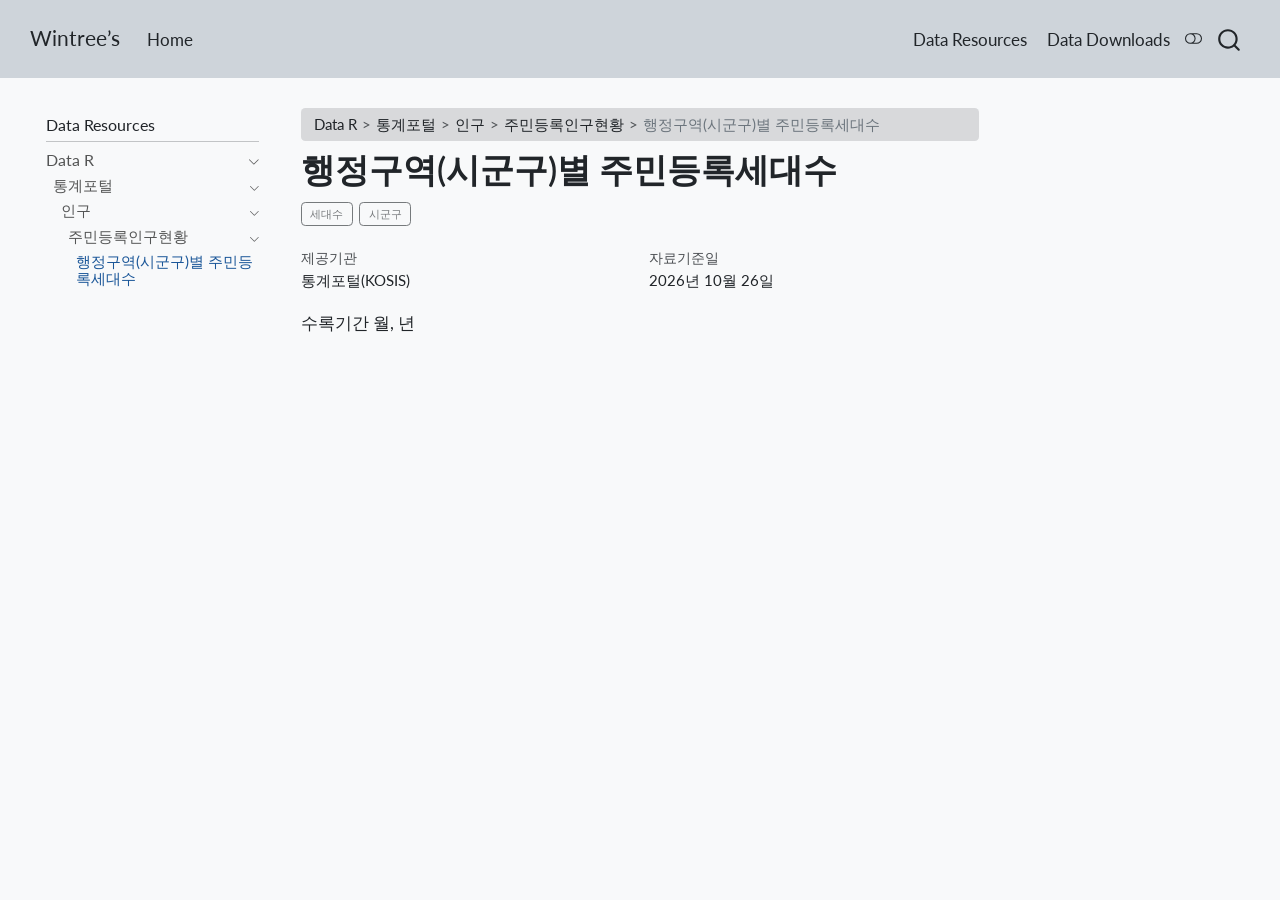
<file: data_r/통계포털/인구/주민등록인구현황/행정구역별_주민등록세대수/index.html>
<!DOCTYPE html>
<html xmlns="http://www.w3.org/1999/xhtml" lang="ko" xml:lang="ko"><head>

<meta charset="utf-8">
<meta name="generator" content="quarto-1.9.37">

<meta name="viewport" content="width=device-width, initial-scale=1.0, user-scalable=yes">

<meta name="author" content="통계포털(KOSIS)">

<title>행정구역(시군구)별 주민등록세대수 – Wintree’s</title>
<style>
/* Default styles provided by pandoc.
** See https://pandoc.org/MANUAL.html#variables-for-html for config info.
*/
code{white-space: pre-wrap;}
span.smallcaps{font-variant: small-caps;}
div.columns{display: flex; gap: min(4vw, 1.5em);}
div.column{flex: auto; overflow-x: auto;}
div.hanging-indent{margin-left: 1.5em; text-indent: -1.5em;}
ul.task-list{list-style: none;}
ul.task-list li input[type="checkbox"] {
  width: 0.8em;
  margin: 0 0.8em 0.2em -1em; /* quarto-specific, see https://github.com/quarto-dev/quarto-cli/issues/4556 */ 
  vertical-align: middle;
}
</style>


<script src="../../../../../site_libs/quarto-nav/quarto-nav.js"></script>
<script src="../../../../../site_libs/quarto-nav/headroom.min.js"></script>
<script src="../../../../../site_libs/clipboard/clipboard.min.js"></script>
<script src="../../../../../site_libs/quarto-search/autocomplete.umd.js"></script>
<script src="../../../../../site_libs/quarto-search/fuse.min.js"></script>
<script src="../../../../../site_libs/quarto-search/quarto-search.js"></script>
<meta name="quarto:offset" content="../../../../../">
<script src="../../../../../site_libs/quarto-html/quarto.js" type="module"></script>
<script src="../../../../../site_libs/quarto-html/tabsets/tabsets.js" type="module"></script>
<script src="../../../../../site_libs/quarto-html/popper.min.js"></script>
<script src="../../../../../site_libs/quarto-html/tippy.umd.min.js"></script>
<script src="../../../../../site_libs/quarto-html/anchor.min.js"></script>
<link href="../../../../../site_libs/quarto-html/tippy.css" rel="stylesheet">
<link href="../../../../../site_libs/quarto-html/quarto-syntax-highlighting-7f8f88aac4f3542376d5c11b86a4c14d.css" rel="stylesheet" class="quarto-color-scheme" id="quarto-text-highlighting-styles">
<link href="../../../../../site_libs/quarto-html/quarto-syntax-highlighting-dark-d0ae9245876894da5ac7e18953ecc5cc.css" rel="stylesheet" class="quarto-color-scheme quarto-color-alternate" id="quarto-text-highlighting-styles">
<script src="../../../../../site_libs/bootstrap/bootstrap.min.js"></script>
<link href="../../../../../site_libs/bootstrap/bootstrap-icons.css" rel="stylesheet">
<link href="../../../../../site_libs/bootstrap/bootstrap-0b2ce9e1b316d0ba9c539b76354aafbc.min.css" rel="stylesheet" append-hash="true" class="quarto-color-scheme" id="quarto-bootstrap" data-mode="light">
<link href="../../../../../site_libs/bootstrap/bootstrap-dark-75c1bd40b0c3d014729be4435accf249.min.css" rel="stylesheet" append-hash="true" class="quarto-color-scheme quarto-color-alternate" id="quarto-bootstrap" data-mode="dark">
<script id="quarto-search-options" type="application/json">{
  "location": "navbar",
  "copy-button": false,
  "collapse-after": 3,
  "panel-placement": "end",
  "type": "overlay",
  "limit": 50,
  "keyboard-shortcut": [
    "f",
    "/",
    "s"
  ],
  "show-item-context": false,
  "language": {
    "search-no-results-text": "일치 없음",
    "search-matching-documents-text": "일치된 문서",
    "search-copy-link-title": "검색 링크 복사",
    "search-hide-matches-text": "추가 검색 결과 숨기기",
    "search-more-match-text": "추가 검색결과",
    "search-more-matches-text": "추가 검색결과",
    "search-clear-button-title": "제거",
    "search-text-placeholder": "",
    "search-detached-cancel-button-title": "취소",
    "search-submit-button-title": "검색",
    "search-label": "검색"
  }
}</script>


</head>

<body class="nav-sidebar floating nav-fixed quarto-dark"><script id="quarto-html-before-body" type="application/javascript">
    const toggleBodyColorMode = (bsSheetEl) => {
      const mode = bsSheetEl.getAttribute("data-mode");
      const bodyEl = window.document.querySelector("body");
      if (mode === "dark") {
        bodyEl.classList.add("quarto-dark");
        bodyEl.classList.remove("quarto-light");
      } else {
        bodyEl.classList.add("quarto-light");
        bodyEl.classList.remove("quarto-dark");
      }
    }
    const toggleBodyColorPrimary = () => {
      const bsSheetEl = window.document.querySelector("link#quarto-bootstrap:not([rel=disabled-stylesheet])");
      if (bsSheetEl) {
        toggleBodyColorMode(bsSheetEl);
      }
    }
    const setColorSchemeToggle = (alternate) => {
      const toggles = window.document.querySelectorAll('.quarto-color-scheme-toggle');
      for (let i=0; i < toggles.length; i++) {
        const toggle = toggles[i];
        if (toggle) {
          if (alternate) {
            toggle.classList.add("alternate");
          } else {
            toggle.classList.remove("alternate");
          }
        }
      }
    };
    const toggleColorMode = (alternate) => {
      // Switch the stylesheets
      const primaryStylesheets = window.document.querySelectorAll('link.quarto-color-scheme:not(.quarto-color-alternate)');
      const alternateStylesheets = window.document.querySelectorAll('link.quarto-color-scheme.quarto-color-alternate');
      manageTransitions('#quarto-margin-sidebar .nav-link', false);
      if (alternate) {
        // note: dark is layered on light, we don't disable primary!
        enableStylesheet(alternateStylesheets);
        for (const sheetNode of alternateStylesheets) {
          if (sheetNode.id === "quarto-bootstrap") {
            toggleBodyColorMode(sheetNode);
          }
        }
      } else {
        disableStylesheet(alternateStylesheets);
        enableStylesheet(primaryStylesheets)
        toggleBodyColorPrimary();
      }
      manageTransitions('#quarto-margin-sidebar .nav-link', true);
      // Switch the toggles
      setColorSchemeToggle(alternate)
      // Hack to workaround the fact that safari doesn't
      // properly recolor the scrollbar when toggling (#1455)
      if (navigator.userAgent.indexOf('Safari') > 0 && navigator.userAgent.indexOf('Chrome') == -1) {
        manageTransitions("body", false);
        window.scrollTo(0, 1);
        setTimeout(() => {
          window.scrollTo(0, 0);
          manageTransitions("body", true);
        }, 40);
      }
    }
    const disableStylesheet = (stylesheets) => {
      for (let i=0; i < stylesheets.length; i++) {
        const stylesheet = stylesheets[i];
        stylesheet.rel = 'disabled-stylesheet';
      }
    }
    const enableStylesheet = (stylesheets) => {
      for (let i=0; i < stylesheets.length; i++) {
        const stylesheet = stylesheets[i];
        if(stylesheet.rel !== 'stylesheet') { // for Chrome, which will still FOUC without this check
          stylesheet.rel = 'stylesheet';
        }
      }
    }
    const manageTransitions = (selector, allowTransitions) => {
      const els = window.document.querySelectorAll(selector);
      for (let i=0; i < els.length; i++) {
        const el = els[i];
        if (allowTransitions) {
          el.classList.remove('notransition');
        } else {
          el.classList.add('notransition');
        }
      }
    }
    const isFileUrl = () => {
      return window.location.protocol === 'file:';
    }
    const hasAlternateSentinel = () => {
      let styleSentinel = getColorSchemeSentinel();
      if (styleSentinel !== null) {
        return styleSentinel === "alternate";
      } else {
        return false;
      }
    }
    const setStyleSentinel = (alternate) => {
      const value = alternate ? "alternate" : "default";
      if (!isFileUrl()) {
        window.localStorage.setItem("quarto-color-scheme", value);
      } else {
        localAlternateSentinel = value;
      }
    }
    const getColorSchemeSentinel = () => {
      if (!isFileUrl()) {
        const storageValue = window.localStorage.getItem("quarto-color-scheme");
        return storageValue != null ? storageValue : localAlternateSentinel;
      } else {
        return localAlternateSentinel;
      }
    }
    const toggleGiscusIfUsed = (isAlternate, darkModeDefault) => {
      const baseTheme = document.querySelector('#giscus-base-theme')?.value ?? 'light';
      const alternateTheme = document.querySelector('#giscus-alt-theme')?.value ?? 'dark';
      let newTheme = '';
      if(authorPrefersDark) {
        newTheme = isAlternate ? baseTheme : alternateTheme;
      } else {
        newTheme = isAlternate ? alternateTheme : baseTheme;
      }
      const changeGiscusTheme = () => {
        // From: https://github.com/giscus/giscus/issues/336
        const sendMessage = (message) => {
          const iframe = document.querySelector('iframe.giscus-frame');
          if (!iframe) return;
          iframe.contentWindow.postMessage({ giscus: message }, 'https://giscus.app');
        }
        sendMessage({
          setConfig: {
            theme: newTheme
          }
        });
      }
      const isGiscussLoaded = window.document.querySelector('iframe.giscus-frame') !== null;
      if (isGiscussLoaded) {
        changeGiscusTheme();
      }
    };
    const authorPrefersDark = true;
    const queryPrefersDark = window.matchMedia('(prefers-color-scheme: dark)');
    const darkModeDefault = queryPrefersDark.matches;
    let localAlternateSentinel = darkModeDefault ? 'alternate' : 'default';
    // Dark / light mode switch
    window.quartoToggleColorScheme = () => {
      // Read the current dark / light value
      let toAlternate = !hasAlternateSentinel();
      toggleColorMode(toAlternate);
      setStyleSentinel(toAlternate);
      toggleGiscusIfUsed(toAlternate, darkModeDefault);
      window.dispatchEvent(new Event('resize'));
    };
    queryPrefersDark.addEventListener("change", e => {
      if(window.localStorage.getItem("quarto-color-scheme") !== null)
        return;
      const alternate = e.matches
      toggleColorMode(alternate);
      localAlternateSentinel = e.matches ? 'alternate' : 'default'; // this is used alongside local storage!
      toggleGiscusIfUsed(alternate, darkModeDefault);
    });
    // Switch to dark mode if need be
    if (hasAlternateSentinel()) {
      toggleColorMode(true);
    } else {
      toggleColorMode(false);
    }
  </script>

<div id="quarto-search-results"></div>
  <header id="quarto-header" class="headroom fixed-top">
    <nav class="navbar navbar-expand-lg " data-bs-theme="dark">
      <div class="navbar-container container-fluid">
      <div class="navbar-brand-container mx-auto">
    <a class="navbar-brand" href="../../../../../index.html">
    <span class="navbar-title">Wintree’s</span>
    </a>
  </div>
            <div id="quarto-search" class="" title="검색"></div>
          <button class="navbar-toggler" type="button" data-bs-toggle="collapse" data-bs-target="#navbarCollapse" aria-controls="navbarCollapse" role="menu" aria-expanded="false" aria-label="탐색 전환" onclick="if (window.quartoToggleHeadroom) { window.quartoToggleHeadroom(); }">
  <span class="navbar-toggler-icon"></span>
</button>
          <div class="collapse navbar-collapse" id="navbarCollapse">
            <ul class="navbar-nav navbar-nav-scroll me-auto">
  <li class="nav-item">
    <a class="nav-link" href="https://www.csmpub.com/index.html"> 
<span class="menu-text">Home</span></a>
  </li>  
</ul>
            <ul class="navbar-nav navbar-nav-scroll ms-auto">
  <li class="nav-item">
    <a class="nav-link" href="../../../../../resources.html"> 
<span class="menu-text">Data Resources</span></a>
  </li>  
  <li class="nav-item">
    <a class="nav-link" href="../../../../../downloads.html"> 
<span class="menu-text">Data Downloads</span></a>
  </li>  
</ul>
          </div> <!-- /navcollapse -->
            <div class="quarto-navbar-tools">
  <a href="" class="quarto-color-scheme-toggle quarto-navigation-tool  px-1" onclick="window.quartoToggleColorScheme(); return false;" title="다크 모드 전환"><i class="bi"></i></a>
</div>
      </div> <!-- /container-fluid -->
    </nav>
  <nav class="quarto-secondary-nav">
    <div class="container-fluid d-flex">
      <button type="button" class="quarto-btn-toggle btn" data-bs-toggle="collapse" role="button" data-bs-target=".quarto-sidebar-collapse-item" aria-controls="quarto-sidebar" aria-expanded="false" aria-label="사이드바 전환" onclick="if (window.quartoToggleHeadroom) { window.quartoToggleHeadroom(); }">
        <i class="bi bi-layout-text-sidebar-reverse"></i>
      </button>
        <nav class="quarto-page-breadcrumbs" aria-label="breadcrumb"><ol class="breadcrumb"><li class="breadcrumb-item">Data R</li><li class="breadcrumb-item">통계포털</li><li class="breadcrumb-item">인구</li><li class="breadcrumb-item"><a href="../../../../../data_r/통계포털/인구/주민등록인구현황/행정구역별_주민등록세대수/index.html">주민등록인구현황</a></li><li class="breadcrumb-item"><a href="../../../../../data_r/통계포털/인구/주민등록인구현황/행정구역별_주민등록세대수/index.html">행정구역(시군구)별 주민등록세대수</a></li></ol></nav>
        <a class="flex-grow-1" role="navigation" data-bs-toggle="collapse" data-bs-target=".quarto-sidebar-collapse-item" aria-controls="quarto-sidebar" aria-expanded="false" aria-label="사이드바 전환" onclick="if (window.quartoToggleHeadroom) { window.quartoToggleHeadroom(); }">      
        </a>
    </div>
  </nav>
</header>
<!-- content -->
<div id="quarto-content" class="quarto-container page-columns page-rows-contents page-layout-article page-navbar">
<!-- sidebar -->
  <nav id="quarto-sidebar" class="sidebar collapse collapse-horizontal quarto-sidebar-collapse-item sidebar-navigation floating overflow-auto">
    <div class="sidebar-menu-container"> 
    <ul class="list-unstyled mt-1">
        <li class="sidebar-item">
 <span class="menu-text">Data Resources</span>
  </li>
        <li class="px-0"><hr class="sidebar-divider hi "></li>
        <li class="sidebar-item sidebar-item-section">
      <div class="sidebar-item-container"> 
            <a class="sidebar-item-text sidebar-link text-start" data-bs-toggle="collapse" data-bs-target="#quarto-sidebar-section-1" role="navigation" aria-expanded="true">
 <span class="menu-text">Data R</span></a>
          <a class="sidebar-item-toggle text-start" data-bs-toggle="collapse" data-bs-target="#quarto-sidebar-section-1" role="navigation" aria-expanded="true" aria-label="토글 섹션">
            <i class="bi bi-chevron-right ms-2"></i>
          </a> 
      </div>
      <ul id="quarto-sidebar-section-1" class="collapse list-unstyled sidebar-section depth1 show">  
          <li class="sidebar-item sidebar-item-section">
      <div class="sidebar-item-container"> 
            <a class="sidebar-item-text sidebar-link text-start" data-bs-toggle="collapse" data-bs-target="#quarto-sidebar-section-2" role="navigation" aria-expanded="true">
 <span class="menu-text">통계포털</span></a>
          <a class="sidebar-item-toggle text-start" data-bs-toggle="collapse" data-bs-target="#quarto-sidebar-section-2" role="navigation" aria-expanded="true" aria-label="토글 섹션">
            <i class="bi bi-chevron-right ms-2"></i>
          </a> 
      </div>
      <ul id="quarto-sidebar-section-2" class="collapse list-unstyled sidebar-section depth2 show">  
          <li class="sidebar-item sidebar-item-section">
      <div class="sidebar-item-container"> 
            <a class="sidebar-item-text sidebar-link text-start" data-bs-toggle="collapse" data-bs-target="#quarto-sidebar-section-3" role="navigation" aria-expanded="true">
 <span class="menu-text">인구</span></a>
          <a class="sidebar-item-toggle text-start" data-bs-toggle="collapse" data-bs-target="#quarto-sidebar-section-3" role="navigation" aria-expanded="true" aria-label="토글 섹션">
            <i class="bi bi-chevron-right ms-2"></i>
          </a> 
      </div>
      <ul id="quarto-sidebar-section-3" class="collapse list-unstyled sidebar-section depth3 show">  
          <li class="sidebar-item sidebar-item-section">
      <div class="sidebar-item-container"> 
            <a class="sidebar-item-text sidebar-link text-start" data-bs-toggle="collapse" data-bs-target="#quarto-sidebar-section-4" role="navigation" aria-expanded="true">
 <span class="menu-text">주민등록인구현황</span></a>
          <a class="sidebar-item-toggle text-start" data-bs-toggle="collapse" data-bs-target="#quarto-sidebar-section-4" role="navigation" aria-expanded="true" aria-label="토글 섹션">
            <i class="bi bi-chevron-right ms-2"></i>
          </a> 
      </div>
      <ul id="quarto-sidebar-section-4" class="collapse list-unstyled sidebar-section depth4 show">  
          <li class="sidebar-item">
  <div class="sidebar-item-container"> 
  <a href="../../../../../data_r/통계포털/인구/주민등록인구현황/행정구역별_주민등록세대수/index.html" class="sidebar-item-text sidebar-link active">
 <span class="menu-text">행정구역(시군구)별 주민등록세대수</span></a>
  </div>
</li>
      </ul>
  </li>
      </ul>
  </li>
      </ul>
  </li>
      </ul>
  </li>
    </ul>
    </div>
</nav>
<div id="quarto-sidebar-glass" class="quarto-sidebar-collapse-item" data-bs-toggle="collapse" data-bs-target=".quarto-sidebar-collapse-item"></div>
<!-- margin-sidebar -->
    <div id="quarto-margin-sidebar" class="sidebar margin-sidebar zindex-bottom">
        
    </div>
<!-- main -->
<main class="content" id="quarto-document-content">


<header id="title-block-header" class="quarto-title-block default"><nav class="quarto-page-breadcrumbs quarto-title-breadcrumbs d-none d-lg-block" aria-label="breadcrumb"><ol class="breadcrumb"><li class="breadcrumb-item">Data R</li><li class="breadcrumb-item">통계포털</li><li class="breadcrumb-item">인구</li><li class="breadcrumb-item"><a href="../../../../../data_r/통계포털/인구/주민등록인구현황/행정구역별_주민등록세대수/index.html">주민등록인구현황</a></li><li class="breadcrumb-item"><a href="../../../../../data_r/통계포털/인구/주민등록인구현황/행정구역별_주민등록세대수/index.html">행정구역(시군구)별 주민등록세대수</a></li></ol></nav>
<div class="quarto-title">
<h1 class="title">행정구역(시군구)별 주민등록세대수</h1>
  <div class="quarto-categories">
    <div class="quarto-category">세대수</div>
    <div class="quarto-category">시군구</div>
  </div>
  </div>



<div class="quarto-title-meta">

    <div>
    <div class="quarto-title-meta-heading">제공기관</div>
    <div class="quarto-title-meta-contents">
             <p>통계포털(KOSIS) </p>
          </div>
  </div>
    
    <div>
    <div class="quarto-title-meta-heading">자료기준일</div>
    <div class="quarto-title-meta-contents">
      <p class="date">2026년 10월 26일</p>
    </div>
  </div>
  
    
  </div>
  


</header>


<p>수록기간 월, 년</p>



</main> <!-- /main -->
<script id="quarto-html-after-body" type="application/javascript">
  window.document.addEventListener("DOMContentLoaded", function (event) {
    // Ensure there is a toggle, if there isn't float one in the top right
    if (window.document.querySelector('.quarto-color-scheme-toggle') === null) {
      const a = window.document.createElement('a');
      a.classList.add('top-right');
      a.classList.add('quarto-color-scheme-toggle');
      a.href = "";
      a.onclick = function() { try { window.quartoToggleColorScheme(); } catch {} return false; };
      const i = window.document.createElement("i");
      i.classList.add('bi');
      a.appendChild(i);
      window.document.body.appendChild(a);
    }
    setColorSchemeToggle(hasAlternateSentinel())
    const icon = "";
    const anchorJS = new window.AnchorJS();
    anchorJS.options = {
      placement: 'right',
      icon: icon
    };
    anchorJS.add('.anchored');
    const isCodeAnnotation = (el) => {
      for (const clz of el.classList) {
        if (clz.startsWith('code-annotation-')) {                     
          return true;
        }
      }
      return false;
    }
    const onCopySuccess = function(e) {
      // button target
      const button = e.trigger;
      // don't keep focus
      button.blur();
      // flash "checked"
      button.classList.add('code-copy-button-checked');
      var currentTitle = button.getAttribute("title");
      button.setAttribute("title", "복사완료!");
      let tooltip;
      if (window.bootstrap) {
        button.setAttribute("data-bs-toggle", "tooltip");
        button.setAttribute("data-bs-placement", "left");
        button.setAttribute("data-bs-title", "복사완료!");
        tooltip = new bootstrap.Tooltip(button, 
          { trigger: "manual", 
            customClass: "code-copy-button-tooltip",
            offset: [0, -8]});
        tooltip.show();    
      }
      setTimeout(function() {
        if (tooltip) {
          tooltip.hide();
          button.removeAttribute("data-bs-title");
          button.removeAttribute("data-bs-toggle");
          button.removeAttribute("data-bs-placement");
        }
        button.setAttribute("title", currentTitle);
        button.classList.remove('code-copy-button-checked');
      }, 1000);
      // clear code selection
      e.clearSelection();
    }
    const getTextToCopy = function(trigger) {
      const outerScaffold = trigger.parentElement.cloneNode(true);
      const codeEl = outerScaffold.querySelector('code');
      for (const childEl of codeEl.children) {
        if (isCodeAnnotation(childEl)) {
          childEl.remove();
        }
      }
      return codeEl.innerText;
    }
    const clipboard = new window.ClipboardJS('.code-copy-button:not([data-in-quarto-modal])', {
      text: getTextToCopy
    });
    clipboard.on('success', onCopySuccess);
    if (window.document.getElementById('quarto-embedded-source-code-modal')) {
      const clipboardModal = new window.ClipboardJS('.code-copy-button[data-in-quarto-modal]', {
        text: getTextToCopy,
        container: window.document.getElementById('quarto-embedded-source-code-modal')
      });
      clipboardModal.on('success', onCopySuccess);
    }
      var localhostRegex = new RegExp(/^(?:http|https):\/\/localhost\:?[0-9]*\//);
      var mailtoRegex = new RegExp(/^mailto:/);
        var filterRegex = new RegExp("https:\/\/data\.csmpub\.com");
      var isInternal = (href) => {
          return filterRegex.test(href) || localhostRegex.test(href) || mailtoRegex.test(href);
      }
      // Inspect non-navigation links and adorn them if external
     var links = window.document.querySelectorAll('a[href]:not(.nav-link):not(.navbar-brand):not(.toc-action):not(.sidebar-link):not(.sidebar-item-toggle):not(.pagination-link):not(.no-external):not([aria-hidden]):not(.dropdown-item):not(.quarto-navigation-tool):not(.about-link)');
      for (var i=0; i<links.length; i++) {
        const link = links[i];
        if (!isInternal(link.href)) {
          // undo the damage that might have been done by quarto-nav.js in the case of
          // links that we want to consider external
          if (link.dataset.originalHref !== undefined) {
            link.href = link.dataset.originalHref;
          }
        }
      }
    function tippyHover(el, contentFn, onTriggerFn, onUntriggerFn) {
      const config = {
        allowHTML: true,
        maxWidth: 500,
        delay: 100,
        arrow: false,
        appendTo: function(el) {
            return el.parentElement;
        },
        interactive: true,
        interactiveBorder: 10,
        theme: 'quarto',
        placement: 'bottom-start',
      };
      if (contentFn) {
        config.content = contentFn;
      }
      if (onTriggerFn) {
        config.onTrigger = onTriggerFn;
      }
      if (onUntriggerFn) {
        config.onUntrigger = onUntriggerFn;
      }
      window.tippy(el, config); 
    }
    const noterefs = window.document.querySelectorAll('a[role="doc-noteref"]');
    for (var i=0; i<noterefs.length; i++) {
      const ref = noterefs[i];
      tippyHover(ref, function() {
        // use id or data attribute instead here
        let href = ref.getAttribute('data-footnote-href') || ref.getAttribute('href');
        try { href = new URL(href).hash; } catch {}
        const id = href.replace(/^#\/?/, "");
        const note = window.document.getElementById(id);
        if (note) {
          return note.innerHTML;
        } else {
          return "";
        }
      });
    }
    const xrefs = window.document.querySelectorAll('a.quarto-xref');
    const processXRef = (id, note) => {
      // Strip column container classes
      const stripColumnClz = (el) => {
        el.classList.remove("page-full", "page-columns");
        if (el.children) {
          for (const child of el.children) {
            stripColumnClz(child);
          }
        }
      }
      stripColumnClz(note)
      if (id === null || id.startsWith('sec-')) {
        // Special case sections, only their first couple elements
        const container = document.createElement("div");
        if (note.children && note.children.length > 2) {
          container.appendChild(note.children[0].cloneNode(true));
          for (let i = 1; i < note.children.length; i++) {
            const child = note.children[i];
            if (child.tagName === "P" && child.innerText === "") {
              continue;
            } else {
              container.appendChild(child.cloneNode(true));
              break;
            }
          }
          if (window.Quarto?.typesetMath) {
            window.Quarto.typesetMath(container);
          }
          return container.innerHTML
        } else {
          if (window.Quarto?.typesetMath) {
            window.Quarto.typesetMath(note);
          }
          return note.innerHTML;
        }
      } else {
        // Remove any anchor links if they are present
        const anchorLink = note.querySelector('a.anchorjs-link');
        if (anchorLink) {
          anchorLink.remove();
        }
        if (window.Quarto?.typesetMath) {
          window.Quarto.typesetMath(note);
        }
        if (note.classList.contains("callout")) {
          return note.outerHTML;
        } else {
          return note.innerHTML;
        }
      }
    }
    for (var i=0; i<xrefs.length; i++) {
      const xref = xrefs[i];
      tippyHover(xref, undefined, function(instance) {
        instance.disable();
        let url = xref.getAttribute('href');
        let hash = undefined; 
        if (url.startsWith('#')) {
          hash = url;
        } else {
          try { hash = new URL(url).hash; } catch {}
        }
        if (hash) {
          const id = hash.replace(/^#\/?/, "");
          const note = window.document.getElementById(id);
          if (note !== null) {
            try {
              const html = processXRef(id, note.cloneNode(true));
              instance.setContent(html);
            } finally {
              instance.enable();
              instance.show();
            }
          } else {
            // See if we can fetch this
            fetch(url.split('#')[0])
            .then(res => res.text())
            .then(html => {
              const parser = new DOMParser();
              const htmlDoc = parser.parseFromString(html, "text/html");
              const note = htmlDoc.getElementById(id);
              if (note !== null) {
                const html = processXRef(id, note);
                instance.setContent(html);
              } 
            }).finally(() => {
              instance.enable();
              instance.show();
            });
          }
        } else {
          // See if we can fetch a full url (with no hash to target)
          // This is a special case and we should probably do some content thinning / targeting
          fetch(url)
          .then(res => res.text())
          .then(html => {
            const parser = new DOMParser();
            const htmlDoc = parser.parseFromString(html, "text/html");
            const note = htmlDoc.querySelector('main.content');
            if (note !== null) {
              // This should only happen for chapter cross references
              // (since there is no id in the URL)
              // remove the first header
              if (note.children.length > 0 && note.children[0].tagName === "HEADER") {
                note.children[0].remove();
              }
              const html = processXRef(null, note);
              instance.setContent(html);
            } 
          }).finally(() => {
            instance.enable();
            instance.show();
          });
        }
      }, function(instance) {
      });
    }
        let selectedAnnoteEl;
        const selectorForAnnotation = ( cell, annotation) => {
          let cellAttr = 'data-code-cell="' + cell + '"';
          let lineAttr = 'data-code-annotation="' +  annotation + '"';
          const selector = 'span[' + cellAttr + '][' + lineAttr + ']';
          return selector;
        }
        const selectCodeLines = (annoteEl) => {
          const doc = window.document;
          const targetCell = annoteEl.getAttribute("data-target-cell");
          const targetAnnotation = annoteEl.getAttribute("data-target-annotation");
          const annoteSpan = window.document.querySelector(selectorForAnnotation(targetCell, targetAnnotation));
          const lines = annoteSpan.getAttribute("data-code-lines").split(",");
          const lineIds = lines.map((line) => {
            return targetCell + "-" + line;
          })
          let top = null;
          let height = null;
          let parent = null;
          if (lineIds.length > 0) {
              //compute the position of the single el (top and bottom and make a div)
              const el = window.document.getElementById(lineIds[0]);
              top = el.offsetTop;
              height = el.offsetHeight;
              parent = el.parentElement.parentElement;
            if (lineIds.length > 1) {
              const lastEl = window.document.getElementById(lineIds[lineIds.length - 1]);
              const bottom = lastEl.offsetTop + lastEl.offsetHeight;
              height = bottom - top;
            }
            if (top !== null && height !== null && parent !== null) {
              // cook up a div (if necessary) and position it 
              let div = window.document.getElementById("code-annotation-line-highlight");
              if (div === null) {
                div = window.document.createElement("div");
                div.setAttribute("id", "code-annotation-line-highlight");
                div.style.position = 'absolute';
                parent.appendChild(div);
              }
              div.style.top = top - 2 + "px";
              div.style.height = height + 4 + "px";
              div.style.left = 0;
              let gutterDiv = window.document.getElementById("code-annotation-line-highlight-gutter");
              if (gutterDiv === null) {
                gutterDiv = window.document.createElement("div");
                gutterDiv.setAttribute("id", "code-annotation-line-highlight-gutter");
                gutterDiv.style.position = 'absolute';
                const codeCell = window.document.getElementById(targetCell);
                const gutter = codeCell.querySelector('.code-annotation-gutter');
                gutter.appendChild(gutterDiv);
              }
              gutterDiv.style.top = top - 2 + "px";
              gutterDiv.style.height = height + 4 + "px";
            }
            selectedAnnoteEl = annoteEl;
          }
        };
        const unselectCodeLines = () => {
          const elementsIds = ["code-annotation-line-highlight", "code-annotation-line-highlight-gutter"];
          elementsIds.forEach((elId) => {
            const div = window.document.getElementById(elId);
            if (div) {
              div.remove();
            }
          });
          selectedAnnoteEl = undefined;
        };
          // Handle positioning of the toggle
      window.addEventListener(
        "resize",
        throttle(() => {
          elRect = undefined;
          if (selectedAnnoteEl) {
            selectCodeLines(selectedAnnoteEl);
          }
        }, 10)
      );
      function throttle(fn, ms) {
      let throttle = false;
      let timer;
        return (...args) => {
          if(!throttle) { // first call gets through
              fn.apply(this, args);
              throttle = true;
          } else { // all the others get throttled
              if(timer) clearTimeout(timer); // cancel #2
              timer = setTimeout(() => {
                fn.apply(this, args);
                timer = throttle = false;
              }, ms);
          }
        };
      }
        // Attach click handler to the DT
        const annoteDls = window.document.querySelectorAll('dt[data-target-cell]');
        for (const annoteDlNode of annoteDls) {
          annoteDlNode.addEventListener('click', (event) => {
            const clickedEl = event.target;
            if (clickedEl !== selectedAnnoteEl) {
              unselectCodeLines();
              const activeEl = window.document.querySelector('dt[data-target-cell].code-annotation-active');
              if (activeEl) {
                activeEl.classList.remove('code-annotation-active');
              }
              selectCodeLines(clickedEl);
              clickedEl.classList.add('code-annotation-active');
            } else {
              // Unselect the line
              unselectCodeLines();
              clickedEl.classList.remove('code-annotation-active');
            }
          });
        }
    const findCites = (el) => {
      const parentEl = el.parentElement;
      if (parentEl) {
        const cites = parentEl.dataset.cites;
        if (cites) {
          return {
            el,
            cites: cites.split(' ')
          };
        } else {
          return findCites(el.parentElement)
        }
      } else {
        return undefined;
      }
    };
    var bibliorefs = window.document.querySelectorAll('a[role="doc-biblioref"]');
    for (var i=0; i<bibliorefs.length; i++) {
      const ref = bibliorefs[i];
      const citeInfo = findCites(ref);
      if (citeInfo) {
        tippyHover(citeInfo.el, function() {
          var popup = window.document.createElement('div');
          citeInfo.cites.forEach(function(cite) {
            var citeDiv = window.document.createElement('div');
            citeDiv.classList.add('hanging-indent');
            citeDiv.classList.add('csl-entry');
            var biblioDiv = window.document.getElementById('ref-' + cite);
            if (biblioDiv) {
              citeDiv.innerHTML = biblioDiv.innerHTML;
            }
            popup.appendChild(citeDiv);
          });
          return popup.innerHTML;
        });
      }
    }
  });
  </script>
</div> <!-- /content -->




</body></html>
</file>
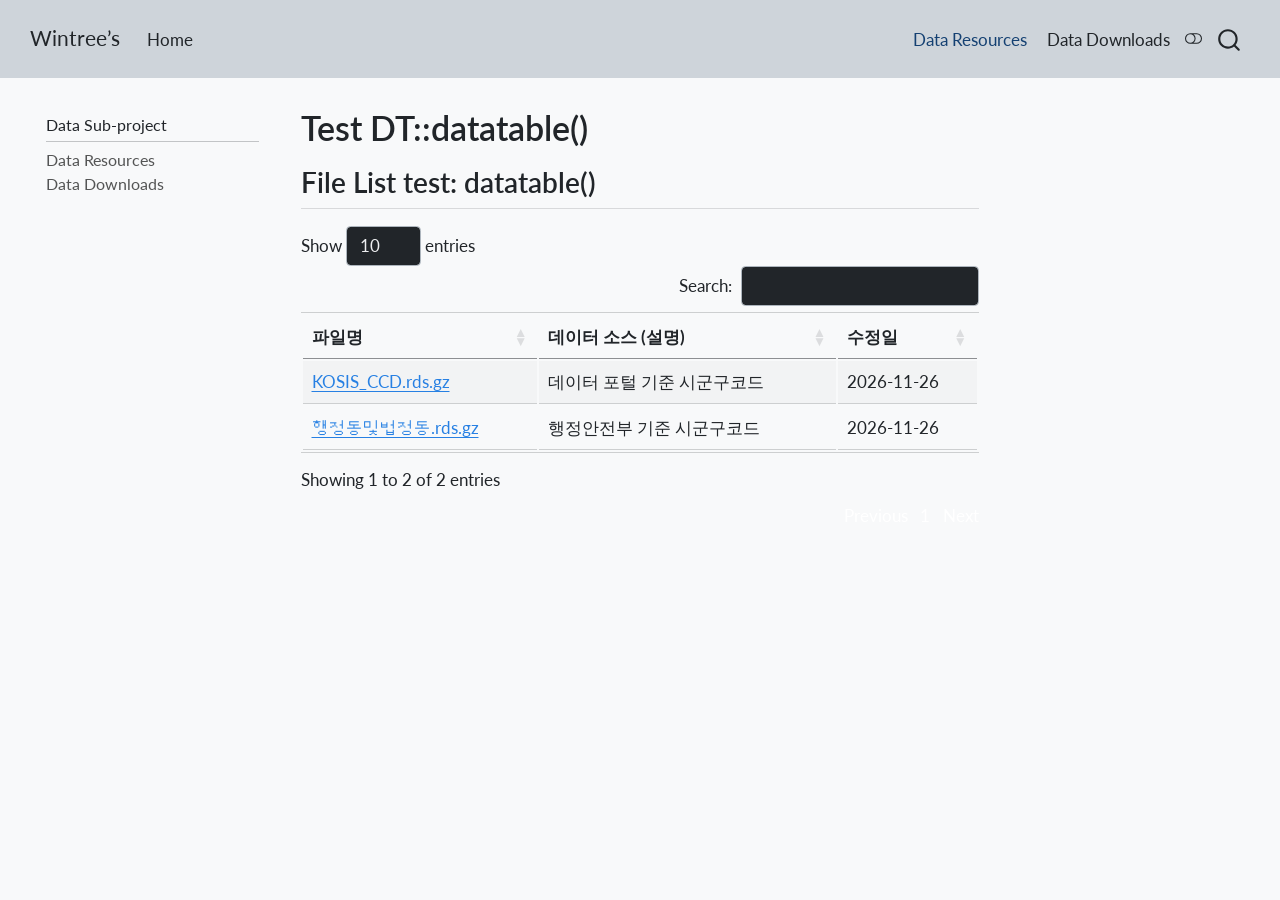
<file: test_dt1.html>
<!DOCTYPE html>
<html xmlns="http://www.w3.org/1999/xhtml" lang="ko" xml:lang="ko"><head>

<meta charset="utf-8">
<meta name="generator" content="quarto-1.9.37">

<meta name="viewport" content="width=device-width, initial-scale=1.0, user-scalable=yes">


<title>Test DT::datatable() – Wintree’s</title>
<style>
/* Default styles provided by pandoc.
** See https://pandoc.org/MANUAL.html#variables-for-html for config info.
*/
code{white-space: pre-wrap;}
span.smallcaps{font-variant: small-caps;}
div.columns{display: flex; gap: min(4vw, 1.5em);}
div.column{flex: auto; overflow-x: auto;}
div.hanging-indent{margin-left: 1.5em; text-indent: -1.5em;}
ul.task-list{list-style: none;}
ul.task-list li input[type="checkbox"] {
  width: 0.8em;
  margin: 0 0.8em 0.2em -1em; /* quarto-specific, see https://github.com/quarto-dev/quarto-cli/issues/4556 */ 
  vertical-align: middle;
}
</style>


<script src="site_libs/quarto-nav/quarto-nav.js"></script>
<script src="site_libs/quarto-nav/headroom.min.js"></script>
<script src="site_libs/clipboard/clipboard.min.js"></script>
<script src="site_libs/quarto-search/autocomplete.umd.js"></script>
<script src="site_libs/quarto-search/fuse.min.js"></script>
<script src="site_libs/quarto-search/quarto-search.js"></script>
<meta name="quarto:offset" content="./">
<script src="site_libs/quarto-html/quarto.js" type="module"></script>
<script src="site_libs/quarto-html/tabsets/tabsets.js" type="module"></script>
<script src="site_libs/quarto-html/popper.min.js"></script>
<script src="site_libs/quarto-html/tippy.umd.min.js"></script>
<script src="site_libs/quarto-html/anchor.min.js"></script>
<link href="site_libs/quarto-html/tippy.css" rel="stylesheet">
<link href="site_libs/quarto-html/quarto-syntax-highlighting-7f8f88aac4f3542376d5c11b86a4c14d.css" rel="stylesheet" class="quarto-color-scheme" id="quarto-text-highlighting-styles">
<link href="site_libs/quarto-html/quarto-syntax-highlighting-dark-d0ae9245876894da5ac7e18953ecc5cc.css" rel="stylesheet" class="quarto-color-scheme quarto-color-alternate" id="quarto-text-highlighting-styles">
<script src="site_libs/bootstrap/bootstrap.min.js"></script>
<link href="site_libs/bootstrap/bootstrap-icons.css" rel="stylesheet">
<link href="site_libs/bootstrap/bootstrap-0b2ce9e1b316d0ba9c539b76354aafbc.min.css" rel="stylesheet" append-hash="true" class="quarto-color-scheme" id="quarto-bootstrap" data-mode="light">
<link href="site_libs/bootstrap/bootstrap-dark-75c1bd40b0c3d014729be4435accf249.min.css" rel="stylesheet" append-hash="true" class="quarto-color-scheme quarto-color-alternate" id="quarto-bootstrap" data-mode="dark">
<script id="quarto-search-options" type="application/json">{
  "location": "navbar",
  "copy-button": false,
  "collapse-after": 3,
  "panel-placement": "end",
  "type": "overlay",
  "limit": 50,
  "keyboard-shortcut": [
    "f",
    "/",
    "s"
  ],
  "show-item-context": false,
  "language": {
    "search-no-results-text": "일치 없음",
    "search-matching-documents-text": "일치된 문서",
    "search-copy-link-title": "검색 링크 복사",
    "search-hide-matches-text": "추가 검색 결과 숨기기",
    "search-more-match-text": "추가 검색결과",
    "search-more-matches-text": "추가 검색결과",
    "search-clear-button-title": "제거",
    "search-text-placeholder": "",
    "search-detached-cancel-button-title": "취소",
    "search-submit-button-title": "검색",
    "search-label": "검색"
  }
}</script>
<link href="site_libs/htmltools-fill-0.5.9/fill.css" rel="stylesheet">
<script src="site_libs/htmlwidgets-1.6.4/htmlwidgets.js"></script>
<link href="site_libs/datatables-css-0.0.0/datatables-crosstalk.css" rel="stylesheet">
<script src="site_libs/datatables-binding-0.34.0/datatables.js"></script>
<script src="site_libs/jquery-3.6.0/jquery-3.6.0.min.js"></script>
<link href="site_libs/dt-core-bootstrap-1.13.6/css/dataTables.bootstrap.min.css" rel="stylesheet">
<link href="site_libs/dt-core-bootstrap-1.13.6/css/dataTables.bootstrap.extra.css" rel="stylesheet">
<script src="site_libs/dt-core-bootstrap-1.13.6/js/jquery.dataTables.min.js"></script>
<script src="site_libs/dt-core-bootstrap-1.13.6/js/dataTables.bootstrap.min.js"></script>
<link href="site_libs/crosstalk-1.2.2/css/crosstalk.min.css" rel="stylesheet">
<script src="site_libs/crosstalk-1.2.2/js/crosstalk.min.js"></script>


<link rel="stylesheet" href="listing-toc.css">
</head>

<body class="nav-sidebar floating nav-fixed quarto-dark"><script id="quarto-html-before-body" type="application/javascript">
    const toggleBodyColorMode = (bsSheetEl) => {
      const mode = bsSheetEl.getAttribute("data-mode");
      const bodyEl = window.document.querySelector("body");
      if (mode === "dark") {
        bodyEl.classList.add("quarto-dark");
        bodyEl.classList.remove("quarto-light");
      } else {
        bodyEl.classList.add("quarto-light");
        bodyEl.classList.remove("quarto-dark");
      }
    }
    const toggleBodyColorPrimary = () => {
      const bsSheetEl = window.document.querySelector("link#quarto-bootstrap:not([rel=disabled-stylesheet])");
      if (bsSheetEl) {
        toggleBodyColorMode(bsSheetEl);
      }
    }
    const setColorSchemeToggle = (alternate) => {
      const toggles = window.document.querySelectorAll('.quarto-color-scheme-toggle');
      for (let i=0; i < toggles.length; i++) {
        const toggle = toggles[i];
        if (toggle) {
          if (alternate) {
            toggle.classList.add("alternate");
          } else {
            toggle.classList.remove("alternate");
          }
        }
      }
    };
    const toggleColorMode = (alternate) => {
      // Switch the stylesheets
      const primaryStylesheets = window.document.querySelectorAll('link.quarto-color-scheme:not(.quarto-color-alternate)');
      const alternateStylesheets = window.document.querySelectorAll('link.quarto-color-scheme.quarto-color-alternate');
      manageTransitions('#quarto-margin-sidebar .nav-link', false);
      if (alternate) {
        // note: dark is layered on light, we don't disable primary!
        enableStylesheet(alternateStylesheets);
        for (const sheetNode of alternateStylesheets) {
          if (sheetNode.id === "quarto-bootstrap") {
            toggleBodyColorMode(sheetNode);
          }
        }
      } else {
        disableStylesheet(alternateStylesheets);
        enableStylesheet(primaryStylesheets)
        toggleBodyColorPrimary();
      }
      manageTransitions('#quarto-margin-sidebar .nav-link', true);
      // Switch the toggles
      setColorSchemeToggle(alternate)
      // Hack to workaround the fact that safari doesn't
      // properly recolor the scrollbar when toggling (#1455)
      if (navigator.userAgent.indexOf('Safari') > 0 && navigator.userAgent.indexOf('Chrome') == -1) {
        manageTransitions("body", false);
        window.scrollTo(0, 1);
        setTimeout(() => {
          window.scrollTo(0, 0);
          manageTransitions("body", true);
        }, 40);
      }
    }
    const disableStylesheet = (stylesheets) => {
      for (let i=0; i < stylesheets.length; i++) {
        const stylesheet = stylesheets[i];
        stylesheet.rel = 'disabled-stylesheet';
      }
    }
    const enableStylesheet = (stylesheets) => {
      for (let i=0; i < stylesheets.length; i++) {
        const stylesheet = stylesheets[i];
        if(stylesheet.rel !== 'stylesheet') { // for Chrome, which will still FOUC without this check
          stylesheet.rel = 'stylesheet';
        }
      }
    }
    const manageTransitions = (selector, allowTransitions) => {
      const els = window.document.querySelectorAll(selector);
      for (let i=0; i < els.length; i++) {
        const el = els[i];
        if (allowTransitions) {
          el.classList.remove('notransition');
        } else {
          el.classList.add('notransition');
        }
      }
    }
    const isFileUrl = () => {
      return window.location.protocol === 'file:';
    }
    const hasAlternateSentinel = () => {
      let styleSentinel = getColorSchemeSentinel();
      if (styleSentinel !== null) {
        return styleSentinel === "alternate";
      } else {
        return false;
      }
    }
    const setStyleSentinel = (alternate) => {
      const value = alternate ? "alternate" : "default";
      if (!isFileUrl()) {
        window.localStorage.setItem("quarto-color-scheme", value);
      } else {
        localAlternateSentinel = value;
      }
    }
    const getColorSchemeSentinel = () => {
      if (!isFileUrl()) {
        const storageValue = window.localStorage.getItem("quarto-color-scheme");
        return storageValue != null ? storageValue : localAlternateSentinel;
      } else {
        return localAlternateSentinel;
      }
    }
    const toggleGiscusIfUsed = (isAlternate, darkModeDefault) => {
      const baseTheme = document.querySelector('#giscus-base-theme')?.value ?? 'light';
      const alternateTheme = document.querySelector('#giscus-alt-theme')?.value ?? 'dark';
      let newTheme = '';
      if(authorPrefersDark) {
        newTheme = isAlternate ? baseTheme : alternateTheme;
      } else {
        newTheme = isAlternate ? alternateTheme : baseTheme;
      }
      const changeGiscusTheme = () => {
        // From: https://github.com/giscus/giscus/issues/336
        const sendMessage = (message) => {
          const iframe = document.querySelector('iframe.giscus-frame');
          if (!iframe) return;
          iframe.contentWindow.postMessage({ giscus: message }, 'https://giscus.app');
        }
        sendMessage({
          setConfig: {
            theme: newTheme
          }
        });
      }
      const isGiscussLoaded = window.document.querySelector('iframe.giscus-frame') !== null;
      if (isGiscussLoaded) {
        changeGiscusTheme();
      }
    };
    const authorPrefersDark = true;
    const queryPrefersDark = window.matchMedia('(prefers-color-scheme: dark)');
    const darkModeDefault = queryPrefersDark.matches;
    let localAlternateSentinel = darkModeDefault ? 'alternate' : 'default';
    // Dark / light mode switch
    window.quartoToggleColorScheme = () => {
      // Read the current dark / light value
      let toAlternate = !hasAlternateSentinel();
      toggleColorMode(toAlternate);
      setStyleSentinel(toAlternate);
      toggleGiscusIfUsed(toAlternate, darkModeDefault);
      window.dispatchEvent(new Event('resize'));
    };
    queryPrefersDark.addEventListener("change", e => {
      if(window.localStorage.getItem("quarto-color-scheme") !== null)
        return;
      const alternate = e.matches
      toggleColorMode(alternate);
      localAlternateSentinel = e.matches ? 'alternate' : 'default'; // this is used alongside local storage!
      toggleGiscusIfUsed(alternate, darkModeDefault);
    });
    // Switch to dark mode if need be
    if (hasAlternateSentinel()) {
      toggleColorMode(true);
    } else {
      toggleColorMode(false);
    }
  </script>

<div id="quarto-search-results"></div>
  <header id="quarto-header" class="headroom fixed-top">
    <nav class="navbar navbar-expand-lg " data-bs-theme="dark">
      <div class="navbar-container container-fluid">
      <div class="navbar-brand-container mx-auto">
    <a class="navbar-brand" href="./index.html">
    <span class="navbar-title">Wintree’s</span>
    </a>
  </div>
            <div id="quarto-search" class="" title="검색"></div>
          <button class="navbar-toggler" type="button" data-bs-toggle="collapse" data-bs-target="#navbarCollapse" aria-controls="navbarCollapse" role="menu" aria-expanded="false" aria-label="탐색 전환" onclick="if (window.quartoToggleHeadroom) { window.quartoToggleHeadroom(); }">
  <span class="navbar-toggler-icon"></span>
</button>
          <div class="collapse navbar-collapse" id="navbarCollapse">
            <ul class="navbar-nav navbar-nav-scroll me-auto">
  <li class="nav-item">
    <a class="nav-link" href="https://www.csmpub.com/index.html"> 
<span class="menu-text">Home</span></a>
  </li>  
</ul>
            <ul class="navbar-nav navbar-nav-scroll ms-auto">
  <li class="nav-item">
    <a class="nav-link active" href="./resources.html" aria-current="page"> 
<span class="menu-text">Data Resources</span></a>
  </li>  
  <li class="nav-item">
    <a class="nav-link" href="./downloads.html"> 
<span class="menu-text">Data Downloads</span></a>
  </li>  
</ul>
          </div> <!-- /navcollapse -->
            <div class="quarto-navbar-tools">
  <a href="" class="quarto-color-scheme-toggle quarto-navigation-tool  px-1" onclick="window.quartoToggleColorScheme(); return false;" title="다크 모드 전환"><i class="bi"></i></a>
</div>
      </div> <!-- /container-fluid -->
    </nav>
  <nav class="quarto-secondary-nav">
    <div class="container-fluid d-flex">
      <button type="button" class="quarto-btn-toggle btn" data-bs-toggle="collapse" role="button" data-bs-target=".quarto-sidebar-collapse-item" aria-controls="quarto-sidebar" aria-expanded="false" aria-label="사이드바 전환" onclick="if (window.quartoToggleHeadroom) { window.quartoToggleHeadroom(); }">
        <i class="bi bi-layout-text-sidebar-reverse"></i>
      </button>
        <nav class="quarto-page-breadcrumbs" aria-label="breadcrumb"><ol class="breadcrumb"><li class="breadcrumb-item">Test DT::datatable()</li></ol></nav>
        <a class="flex-grow-1" role="navigation" data-bs-toggle="collapse" data-bs-target=".quarto-sidebar-collapse-item" aria-controls="quarto-sidebar" aria-expanded="false" aria-label="사이드바 전환" onclick="if (window.quartoToggleHeadroom) { window.quartoToggleHeadroom(); }">      
        </a>
    </div>
  </nav>
</header>
<!-- content -->
<div id="quarto-content" class="quarto-container page-columns page-rows-contents page-layout-article page-navbar">
<!-- sidebar -->
  <nav id="quarto-sidebar" class="sidebar collapse collapse-horizontal quarto-sidebar-collapse-item sidebar-navigation floating overflow-auto">
    <div class="sidebar-menu-container"> 
    <ul class="list-unstyled mt-1">
        <li class="sidebar-item">
 <span class="menu-text">Data Sub-project</span>
  </li>
        <li class="px-0"><hr class="sidebar-divider hi "></li>
        <li class="sidebar-item">
  <div class="sidebar-item-container"> 
  <a href="./resources.html" class="sidebar-item-text sidebar-link">
 <span class="menu-text">Data Resources</span></a>
  </div>
</li>
        <li class="sidebar-item">
  <div class="sidebar-item-container"> 
  <a href="./downloads.html" class="sidebar-item-text sidebar-link">
 <span class="menu-text">Data Downloads</span></a>
  </div>
</li>
    </ul>
    </div>
</nav>
<div id="quarto-sidebar-glass" class="quarto-sidebar-collapse-item" data-bs-toggle="collapse" data-bs-target=".quarto-sidebar-collapse-item"></div>
<!-- margin-sidebar -->
    <div id="quarto-margin-sidebar" class="sidebar margin-sidebar">
        <nav id="TOC" role="doc-toc" class="toc-active">
    <h2 id="toc-title">목차</h2>
   
  <ul>
  <li><a href="#file-list-test-datatable" id="toc-file-list-test-datatable" class="nav-link active" data-scroll-target="#file-list-test-datatable">File List test: datatable()</a></li>
  </ul>
</nav>
    </div>
<!-- main -->
<main class="content" id="quarto-document-content">


<header id="title-block-header" class="quarto-title-block default">
<div class="quarto-title">
<h1 class="title">Test DT::datatable()</h1>
</div>



<div class="quarto-title-meta">

    
  
    
  </div>
  


</header>


<section id="file-list-test-datatable" class="level2">
<h2 class="anchored" data-anchor-id="file-list-test-datatable">File List test: datatable()</h2>
<div class="cell">
<div class="cell-output-display">
<div class="datatables html-widget html-fill-item" id="htmlwidget-2c966e104a7f1d9d0095" style="width:100%;height:auto;"></div>
<script type="application/json" data-for="htmlwidget-2c966e104a7f1d9d0095">{"x":{"style":"bootstrap","filter":"none","vertical":false,"data":[["<a href=\"data_p/공통/행정구역/시군구_코드/KOSIS_CCD.rds.gz\" download>KOSIS_CCD.rds.gz<\/a>","<a href=\"data_p/공통/행정구역/시군구_코드/행정동및법정동.rds.gz\" download>행정동및법정동.rds.gz<\/a>"],["데이터 포털 기준 시군구코드","행정안전부 기준 시군구코드"],["2026-11-26","2026-11-26"]],"container":"<table class=\"table table-striped table-hover row-border order-column display\">\n  <thead>\n    <tr>\n      <th>파일명<\/th>\n      <th>데이터 소스 (설명)<\/th>\n      <th>수정일<\/th>\n    <\/tr>\n  <\/thead>\n<\/table>","options":{"language":{"url":"https://data.custudy.org/dt_ko.json"},"columnDefs":[{"name":"파일명","targets":0},{"name":"데이터 소스 (설명)","targets":1},{"name":"수정일","targets":2}],"order":[],"autoWidth":false,"orderClasses":false}},"evals":[],"jsHooks":[]}</script>
</div>
</div>


</section>

</main> <!-- /main -->
<script id="quarto-html-after-body" type="application/javascript">
  window.document.addEventListener("DOMContentLoaded", function (event) {
    // Ensure there is a toggle, if there isn't float one in the top right
    if (window.document.querySelector('.quarto-color-scheme-toggle') === null) {
      const a = window.document.createElement('a');
      a.classList.add('top-right');
      a.classList.add('quarto-color-scheme-toggle');
      a.href = "";
      a.onclick = function() { try { window.quartoToggleColorScheme(); } catch {} return false; };
      const i = window.document.createElement("i");
      i.classList.add('bi');
      a.appendChild(i);
      window.document.body.appendChild(a);
    }
    setColorSchemeToggle(hasAlternateSentinel())
    const icon = "";
    const anchorJS = new window.AnchorJS();
    anchorJS.options = {
      placement: 'right',
      icon: icon
    };
    anchorJS.add('.anchored');
    const isCodeAnnotation = (el) => {
      for (const clz of el.classList) {
        if (clz.startsWith('code-annotation-')) {                     
          return true;
        }
      }
      return false;
    }
    const onCopySuccess = function(e) {
      // button target
      const button = e.trigger;
      // don't keep focus
      button.blur();
      // flash "checked"
      button.classList.add('code-copy-button-checked');
      var currentTitle = button.getAttribute("title");
      button.setAttribute("title", "복사완료!");
      let tooltip;
      if (window.bootstrap) {
        button.setAttribute("data-bs-toggle", "tooltip");
        button.setAttribute("data-bs-placement", "left");
        button.setAttribute("data-bs-title", "복사완료!");
        tooltip = new bootstrap.Tooltip(button, 
          { trigger: "manual", 
            customClass: "code-copy-button-tooltip",
            offset: [0, -8]});
        tooltip.show();    
      }
      setTimeout(function() {
        if (tooltip) {
          tooltip.hide();
          button.removeAttribute("data-bs-title");
          button.removeAttribute("data-bs-toggle");
          button.removeAttribute("data-bs-placement");
        }
        button.setAttribute("title", currentTitle);
        button.classList.remove('code-copy-button-checked');
      }, 1000);
      // clear code selection
      e.clearSelection();
    }
    const getTextToCopy = function(trigger) {
      const outerScaffold = trigger.parentElement.cloneNode(true);
      const codeEl = outerScaffold.querySelector('code');
      for (const childEl of codeEl.children) {
        if (isCodeAnnotation(childEl)) {
          childEl.remove();
        }
      }
      return codeEl.innerText;
    }
    const clipboard = new window.ClipboardJS('.code-copy-button:not([data-in-quarto-modal])', {
      text: getTextToCopy
    });
    clipboard.on('success', onCopySuccess);
    if (window.document.getElementById('quarto-embedded-source-code-modal')) {
      const clipboardModal = new window.ClipboardJS('.code-copy-button[data-in-quarto-modal]', {
        text: getTextToCopy,
        container: window.document.getElementById('quarto-embedded-source-code-modal')
      });
      clipboardModal.on('success', onCopySuccess);
    }
      var localhostRegex = new RegExp(/^(?:http|https):\/\/localhost\:?[0-9]*\//);
      var mailtoRegex = new RegExp(/^mailto:/);
        var filterRegex = new RegExp("https:\/\/data\.csmpub\.com");
      var isInternal = (href) => {
          return filterRegex.test(href) || localhostRegex.test(href) || mailtoRegex.test(href);
      }
      // Inspect non-navigation links and adorn them if external
     var links = window.document.querySelectorAll('a[href]:not(.nav-link):not(.navbar-brand):not(.toc-action):not(.sidebar-link):not(.sidebar-item-toggle):not(.pagination-link):not(.no-external):not([aria-hidden]):not(.dropdown-item):not(.quarto-navigation-tool):not(.about-link)');
      for (var i=0; i<links.length; i++) {
        const link = links[i];
        if (!isInternal(link.href)) {
          // undo the damage that might have been done by quarto-nav.js in the case of
          // links that we want to consider external
          if (link.dataset.originalHref !== undefined) {
            link.href = link.dataset.originalHref;
          }
        }
      }
    function tippyHover(el, contentFn, onTriggerFn, onUntriggerFn) {
      const config = {
        allowHTML: true,
        maxWidth: 500,
        delay: 100,
        arrow: false,
        appendTo: function(el) {
            return el.parentElement;
        },
        interactive: true,
        interactiveBorder: 10,
        theme: 'quarto',
        placement: 'bottom-start',
      };
      if (contentFn) {
        config.content = contentFn;
      }
      if (onTriggerFn) {
        config.onTrigger = onTriggerFn;
      }
      if (onUntriggerFn) {
        config.onUntrigger = onUntriggerFn;
      }
      window.tippy(el, config); 
    }
    const noterefs = window.document.querySelectorAll('a[role="doc-noteref"]');
    for (var i=0; i<noterefs.length; i++) {
      const ref = noterefs[i];
      tippyHover(ref, function() {
        // use id or data attribute instead here
        let href = ref.getAttribute('data-footnote-href') || ref.getAttribute('href');
        try { href = new URL(href).hash; } catch {}
        const id = href.replace(/^#\/?/, "");
        const note = window.document.getElementById(id);
        if (note) {
          return note.innerHTML;
        } else {
          return "";
        }
      });
    }
    const xrefs = window.document.querySelectorAll('a.quarto-xref');
    const processXRef = (id, note) => {
      // Strip column container classes
      const stripColumnClz = (el) => {
        el.classList.remove("page-full", "page-columns");
        if (el.children) {
          for (const child of el.children) {
            stripColumnClz(child);
          }
        }
      }
      stripColumnClz(note)
      if (id === null || id.startsWith('sec-')) {
        // Special case sections, only their first couple elements
        const container = document.createElement("div");
        if (note.children && note.children.length > 2) {
          container.appendChild(note.children[0].cloneNode(true));
          for (let i = 1; i < note.children.length; i++) {
            const child = note.children[i];
            if (child.tagName === "P" && child.innerText === "") {
              continue;
            } else {
              container.appendChild(child.cloneNode(true));
              break;
            }
          }
          if (window.Quarto?.typesetMath) {
            window.Quarto.typesetMath(container);
          }
          return container.innerHTML
        } else {
          if (window.Quarto?.typesetMath) {
            window.Quarto.typesetMath(note);
          }
          return note.innerHTML;
        }
      } else {
        // Remove any anchor links if they are present
        const anchorLink = note.querySelector('a.anchorjs-link');
        if (anchorLink) {
          anchorLink.remove();
        }
        if (window.Quarto?.typesetMath) {
          window.Quarto.typesetMath(note);
        }
        if (note.classList.contains("callout")) {
          return note.outerHTML;
        } else {
          return note.innerHTML;
        }
      }
    }
    for (var i=0; i<xrefs.length; i++) {
      const xref = xrefs[i];
      tippyHover(xref, undefined, function(instance) {
        instance.disable();
        let url = xref.getAttribute('href');
        let hash = undefined; 
        if (url.startsWith('#')) {
          hash = url;
        } else {
          try { hash = new URL(url).hash; } catch {}
        }
        if (hash) {
          const id = hash.replace(/^#\/?/, "");
          const note = window.document.getElementById(id);
          if (note !== null) {
            try {
              const html = processXRef(id, note.cloneNode(true));
              instance.setContent(html);
            } finally {
              instance.enable();
              instance.show();
            }
          } else {
            // See if we can fetch this
            fetch(url.split('#')[0])
            .then(res => res.text())
            .then(html => {
              const parser = new DOMParser();
              const htmlDoc = parser.parseFromString(html, "text/html");
              const note = htmlDoc.getElementById(id);
              if (note !== null) {
                const html = processXRef(id, note);
                instance.setContent(html);
              } 
            }).finally(() => {
              instance.enable();
              instance.show();
            });
          }
        } else {
          // See if we can fetch a full url (with no hash to target)
          // This is a special case and we should probably do some content thinning / targeting
          fetch(url)
          .then(res => res.text())
          .then(html => {
            const parser = new DOMParser();
            const htmlDoc = parser.parseFromString(html, "text/html");
            const note = htmlDoc.querySelector('main.content');
            if (note !== null) {
              // This should only happen for chapter cross references
              // (since there is no id in the URL)
              // remove the first header
              if (note.children.length > 0 && note.children[0].tagName === "HEADER") {
                note.children[0].remove();
              }
              const html = processXRef(null, note);
              instance.setContent(html);
            } 
          }).finally(() => {
            instance.enable();
            instance.show();
          });
        }
      }, function(instance) {
      });
    }
        let selectedAnnoteEl;
        const selectorForAnnotation = ( cell, annotation) => {
          let cellAttr = 'data-code-cell="' + cell + '"';
          let lineAttr = 'data-code-annotation="' +  annotation + '"';
          const selector = 'span[' + cellAttr + '][' + lineAttr + ']';
          return selector;
        }
        const selectCodeLines = (annoteEl) => {
          const doc = window.document;
          const targetCell = annoteEl.getAttribute("data-target-cell");
          const targetAnnotation = annoteEl.getAttribute("data-target-annotation");
          const annoteSpan = window.document.querySelector(selectorForAnnotation(targetCell, targetAnnotation));
          const lines = annoteSpan.getAttribute("data-code-lines").split(",");
          const lineIds = lines.map((line) => {
            return targetCell + "-" + line;
          })
          let top = null;
          let height = null;
          let parent = null;
          if (lineIds.length > 0) {
              //compute the position of the single el (top and bottom and make a div)
              const el = window.document.getElementById(lineIds[0]);
              top = el.offsetTop;
              height = el.offsetHeight;
              parent = el.parentElement.parentElement;
            if (lineIds.length > 1) {
              const lastEl = window.document.getElementById(lineIds[lineIds.length - 1]);
              const bottom = lastEl.offsetTop + lastEl.offsetHeight;
              height = bottom - top;
            }
            if (top !== null && height !== null && parent !== null) {
              // cook up a div (if necessary) and position it 
              let div = window.document.getElementById("code-annotation-line-highlight");
              if (div === null) {
                div = window.document.createElement("div");
                div.setAttribute("id", "code-annotation-line-highlight");
                div.style.position = 'absolute';
                parent.appendChild(div);
              }
              div.style.top = top - 2 + "px";
              div.style.height = height + 4 + "px";
              div.style.left = 0;
              let gutterDiv = window.document.getElementById("code-annotation-line-highlight-gutter");
              if (gutterDiv === null) {
                gutterDiv = window.document.createElement("div");
                gutterDiv.setAttribute("id", "code-annotation-line-highlight-gutter");
                gutterDiv.style.position = 'absolute';
                const codeCell = window.document.getElementById(targetCell);
                const gutter = codeCell.querySelector('.code-annotation-gutter');
                gutter.appendChild(gutterDiv);
              }
              gutterDiv.style.top = top - 2 + "px";
              gutterDiv.style.height = height + 4 + "px";
            }
            selectedAnnoteEl = annoteEl;
          }
        };
        const unselectCodeLines = () => {
          const elementsIds = ["code-annotation-line-highlight", "code-annotation-line-highlight-gutter"];
          elementsIds.forEach((elId) => {
            const div = window.document.getElementById(elId);
            if (div) {
              div.remove();
            }
          });
          selectedAnnoteEl = undefined;
        };
          // Handle positioning of the toggle
      window.addEventListener(
        "resize",
        throttle(() => {
          elRect = undefined;
          if (selectedAnnoteEl) {
            selectCodeLines(selectedAnnoteEl);
          }
        }, 10)
      );
      function throttle(fn, ms) {
      let throttle = false;
      let timer;
        return (...args) => {
          if(!throttle) { // first call gets through
              fn.apply(this, args);
              throttle = true;
          } else { // all the others get throttled
              if(timer) clearTimeout(timer); // cancel #2
              timer = setTimeout(() => {
                fn.apply(this, args);
                timer = throttle = false;
              }, ms);
          }
        };
      }
        // Attach click handler to the DT
        const annoteDls = window.document.querySelectorAll('dt[data-target-cell]');
        for (const annoteDlNode of annoteDls) {
          annoteDlNode.addEventListener('click', (event) => {
            const clickedEl = event.target;
            if (clickedEl !== selectedAnnoteEl) {
              unselectCodeLines();
              const activeEl = window.document.querySelector('dt[data-target-cell].code-annotation-active');
              if (activeEl) {
                activeEl.classList.remove('code-annotation-active');
              }
              selectCodeLines(clickedEl);
              clickedEl.classList.add('code-annotation-active');
            } else {
              // Unselect the line
              unselectCodeLines();
              clickedEl.classList.remove('code-annotation-active');
            }
          });
        }
    const findCites = (el) => {
      const parentEl = el.parentElement;
      if (parentEl) {
        const cites = parentEl.dataset.cites;
        if (cites) {
          return {
            el,
            cites: cites.split(' ')
          };
        } else {
          return findCites(el.parentElement)
        }
      } else {
        return undefined;
      }
    };
    var bibliorefs = window.document.querySelectorAll('a[role="doc-biblioref"]');
    for (var i=0; i<bibliorefs.length; i++) {
      const ref = bibliorefs[i];
      const citeInfo = findCites(ref);
      if (citeInfo) {
        tippyHover(citeInfo.el, function() {
          var popup = window.document.createElement('div');
          citeInfo.cites.forEach(function(cite) {
            var citeDiv = window.document.createElement('div');
            citeDiv.classList.add('hanging-indent');
            citeDiv.classList.add('csl-entry');
            var biblioDiv = window.document.getElementById('ref-' + cite);
            if (biblioDiv) {
              citeDiv.innerHTML = biblioDiv.innerHTML;
            }
            popup.appendChild(citeDiv);
          });
          return popup.innerHTML;
        });
      }
    }
  });
  </script>
</div> <!-- /content -->




</body></html>
</file>
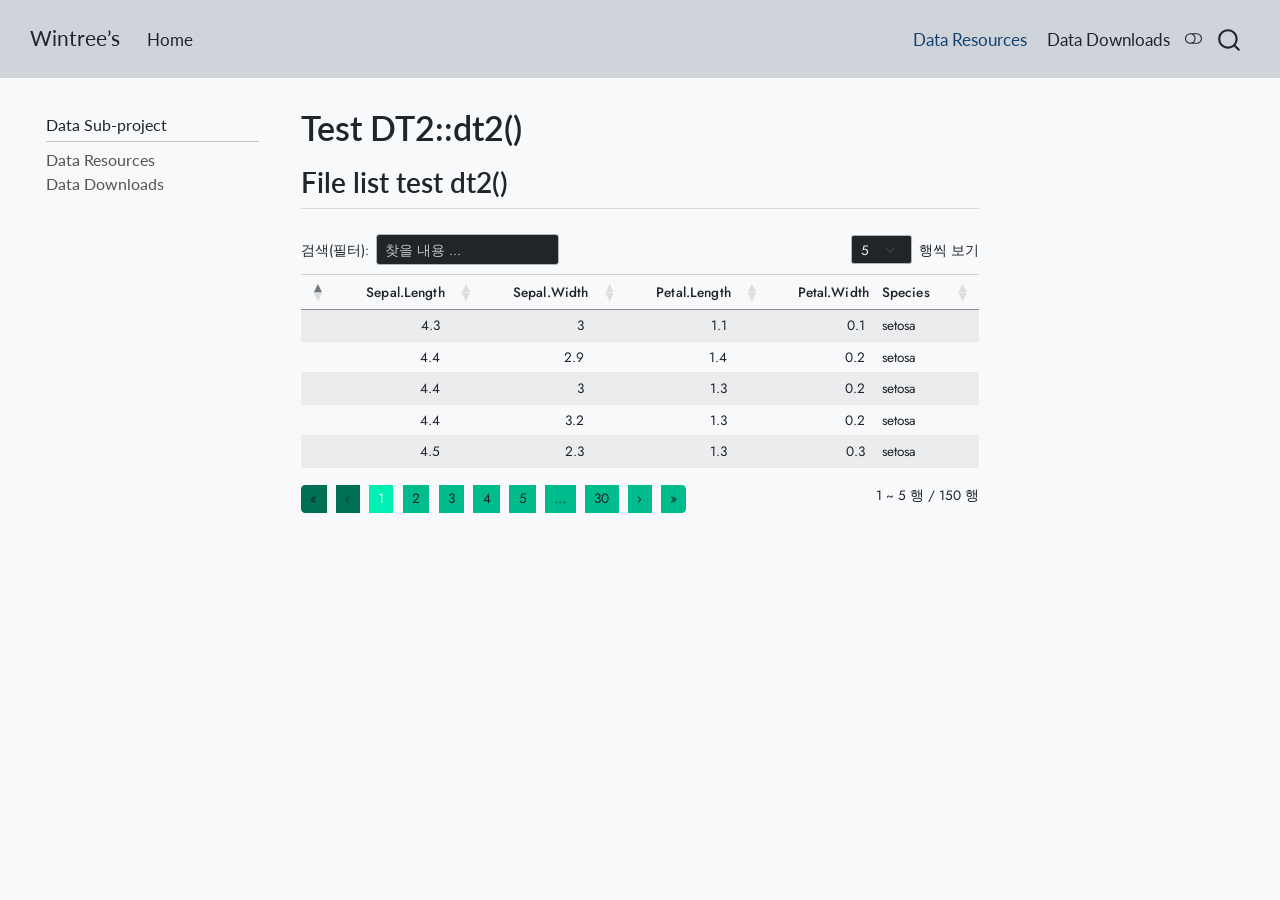
<file: test_dt2.html>
<!DOCTYPE html>
<html xmlns="http://www.w3.org/1999/xhtml" lang="ko" xml:lang="ko"><head>

<meta charset="utf-8">
<meta name="generator" content="quarto-1.9.37">

<meta name="viewport" content="width=device-width, initial-scale=1.0, user-scalable=yes">


<title>Test DT2::dt2() – Wintree’s</title>
<style>
/* Default styles provided by pandoc.
** See https://pandoc.org/MANUAL.html#variables-for-html for config info.
*/
code{white-space: pre-wrap;}
span.smallcaps{font-variant: small-caps;}
div.columns{display: flex; gap: min(4vw, 1.5em);}
div.column{flex: auto; overflow-x: auto;}
div.hanging-indent{margin-left: 1.5em; text-indent: -1.5em;}
ul.task-list{list-style: none;}
ul.task-list li input[type="checkbox"] {
  width: 0.8em;
  margin: 0 0.8em 0.2em -1em; /* quarto-specific, see https://github.com/quarto-dev/quarto-cli/issues/4556 */ 
  vertical-align: middle;
}
</style>


<script src="site_libs/quarto-nav/quarto-nav.js"></script>
<script src="site_libs/quarto-nav/headroom.min.js"></script>
<script src="site_libs/clipboard/clipboard.min.js"></script>
<script src="site_libs/quarto-search/autocomplete.umd.js"></script>
<script src="site_libs/quarto-search/fuse.min.js"></script>
<script src="site_libs/quarto-search/quarto-search.js"></script>
<meta name="quarto:offset" content="./">
<script src="site_libs/quarto-html/quarto.js" type="module"></script>
<script src="site_libs/quarto-html/tabsets/tabsets.js" type="module"></script>
<script src="site_libs/quarto-html/popper.min.js"></script>
<script src="site_libs/quarto-html/tippy.umd.min.js"></script>
<script src="site_libs/quarto-html/anchor.min.js"></script>
<link href="site_libs/quarto-html/tippy.css" rel="stylesheet">
<link href="site_libs/quarto-html/quarto-syntax-highlighting-7f8f88aac4f3542376d5c11b86a4c14d.css" rel="stylesheet" class="quarto-color-scheme" id="quarto-text-highlighting-styles">
<link href="site_libs/quarto-html/quarto-syntax-highlighting-dark-d0ae9245876894da5ac7e18953ecc5cc.css" rel="stylesheet" class="quarto-color-scheme quarto-color-alternate" id="quarto-text-highlighting-styles">
<script src="site_libs/bootstrap/bootstrap.min.js"></script>
<link href="site_libs/bootstrap/bootstrap-icons.css" rel="stylesheet">
<link href="site_libs/bootstrap/bootstrap-0b2ce9e1b316d0ba9c539b76354aafbc.min.css" rel="stylesheet" append-hash="true" class="quarto-color-scheme" id="quarto-bootstrap" data-mode="light">
<link href="site_libs/bootstrap/bootstrap-dark-75c1bd40b0c3d014729be4435accf249.min.css" rel="stylesheet" append-hash="true" class="quarto-color-scheme quarto-color-alternate" id="quarto-bootstrap" data-mode="dark">
<script id="quarto-search-options" type="application/json">{
  "location": "navbar",
  "copy-button": false,
  "collapse-after": 3,
  "panel-placement": "end",
  "type": "overlay",
  "limit": 50,
  "keyboard-shortcut": [
    "f",
    "/",
    "s"
  ],
  "show-item-context": false,
  "language": {
    "search-no-results-text": "일치 없음",
    "search-matching-documents-text": "일치된 문서",
    "search-copy-link-title": "검색 링크 복사",
    "search-hide-matches-text": "추가 검색 결과 숨기기",
    "search-more-match-text": "추가 검색결과",
    "search-more-matches-text": "추가 검색결과",
    "search-clear-button-title": "제거",
    "search-text-placeholder": "",
    "search-detached-cancel-button-title": "취소",
    "search-submit-button-title": "검색",
    "search-label": "검색"
  }
}</script>
<script src="site_libs/htmlwidgets-1.6.4/htmlwidgets.js"></script>
<script src="site_libs/dt2-binding-0.1.3/dt2.js"></script>
<link href="site_libs/datatables-bs5-css-2.3.4/css/dataTables.bootstrap5.min.css" rel="stylesheet">
<link href="site_libs/dt-responsive-css-3.0.6/css/responsive.bootstrap5.min.css" rel="stylesheet">
<script src="site_libs/jquery-3.7.0/jquery.min.js"></script>
<script src="site_libs/moment-2.29.4/moment.min.js"></script>
<script src="site_libs/datatables-core-js-2.3.4/js/dataTables.min.js"></script>
<script src="site_libs/datatables-core-js-2.3.4/js/dataTables.bootstrap5.min.js"></script>
<script src="site_libs/dt-responsive-js-3.0.6/js/dataTables.responsive.min.js"></script>
<script src="site_libs/dt-responsive-js-3.0.6/js/responsive.bootstrap5.js"></script>
<link href="site_libs/dt2-fixes-1.0.0/dt2-fixes.css" rel="stylesheet">


<link rel="stylesheet" href="listing-toc.css">
</head>

<body class="nav-sidebar floating nav-fixed quarto-dark"><script id="quarto-html-before-body" type="application/javascript">
    const toggleBodyColorMode = (bsSheetEl) => {
      const mode = bsSheetEl.getAttribute("data-mode");
      const bodyEl = window.document.querySelector("body");
      if (mode === "dark") {
        bodyEl.classList.add("quarto-dark");
        bodyEl.classList.remove("quarto-light");
      } else {
        bodyEl.classList.add("quarto-light");
        bodyEl.classList.remove("quarto-dark");
      }
    }
    const toggleBodyColorPrimary = () => {
      const bsSheetEl = window.document.querySelector("link#quarto-bootstrap:not([rel=disabled-stylesheet])");
      if (bsSheetEl) {
        toggleBodyColorMode(bsSheetEl);
      }
    }
    const setColorSchemeToggle = (alternate) => {
      const toggles = window.document.querySelectorAll('.quarto-color-scheme-toggle');
      for (let i=0; i < toggles.length; i++) {
        const toggle = toggles[i];
        if (toggle) {
          if (alternate) {
            toggle.classList.add("alternate");
          } else {
            toggle.classList.remove("alternate");
          }
        }
      }
    };
    const toggleColorMode = (alternate) => {
      // Switch the stylesheets
      const primaryStylesheets = window.document.querySelectorAll('link.quarto-color-scheme:not(.quarto-color-alternate)');
      const alternateStylesheets = window.document.querySelectorAll('link.quarto-color-scheme.quarto-color-alternate');
      manageTransitions('#quarto-margin-sidebar .nav-link', false);
      if (alternate) {
        // note: dark is layered on light, we don't disable primary!
        enableStylesheet(alternateStylesheets);
        for (const sheetNode of alternateStylesheets) {
          if (sheetNode.id === "quarto-bootstrap") {
            toggleBodyColorMode(sheetNode);
          }
        }
      } else {
        disableStylesheet(alternateStylesheets);
        enableStylesheet(primaryStylesheets)
        toggleBodyColorPrimary();
      }
      manageTransitions('#quarto-margin-sidebar .nav-link', true);
      // Switch the toggles
      setColorSchemeToggle(alternate)
      // Hack to workaround the fact that safari doesn't
      // properly recolor the scrollbar when toggling (#1455)
      if (navigator.userAgent.indexOf('Safari') > 0 && navigator.userAgent.indexOf('Chrome') == -1) {
        manageTransitions("body", false);
        window.scrollTo(0, 1);
        setTimeout(() => {
          window.scrollTo(0, 0);
          manageTransitions("body", true);
        }, 40);
      }
    }
    const disableStylesheet = (stylesheets) => {
      for (let i=0; i < stylesheets.length; i++) {
        const stylesheet = stylesheets[i];
        stylesheet.rel = 'disabled-stylesheet';
      }
    }
    const enableStylesheet = (stylesheets) => {
      for (let i=0; i < stylesheets.length; i++) {
        const stylesheet = stylesheets[i];
        if(stylesheet.rel !== 'stylesheet') { // for Chrome, which will still FOUC without this check
          stylesheet.rel = 'stylesheet';
        }
      }
    }
    const manageTransitions = (selector, allowTransitions) => {
      const els = window.document.querySelectorAll(selector);
      for (let i=0; i < els.length; i++) {
        const el = els[i];
        if (allowTransitions) {
          el.classList.remove('notransition');
        } else {
          el.classList.add('notransition');
        }
      }
    }
    const isFileUrl = () => {
      return window.location.protocol === 'file:';
    }
    const hasAlternateSentinel = () => {
      let styleSentinel = getColorSchemeSentinel();
      if (styleSentinel !== null) {
        return styleSentinel === "alternate";
      } else {
        return false;
      }
    }
    const setStyleSentinel = (alternate) => {
      const value = alternate ? "alternate" : "default";
      if (!isFileUrl()) {
        window.localStorage.setItem("quarto-color-scheme", value);
      } else {
        localAlternateSentinel = value;
      }
    }
    const getColorSchemeSentinel = () => {
      if (!isFileUrl()) {
        const storageValue = window.localStorage.getItem("quarto-color-scheme");
        return storageValue != null ? storageValue : localAlternateSentinel;
      } else {
        return localAlternateSentinel;
      }
    }
    const toggleGiscusIfUsed = (isAlternate, darkModeDefault) => {
      const baseTheme = document.querySelector('#giscus-base-theme')?.value ?? 'light';
      const alternateTheme = document.querySelector('#giscus-alt-theme')?.value ?? 'dark';
      let newTheme = '';
      if(authorPrefersDark) {
        newTheme = isAlternate ? baseTheme : alternateTheme;
      } else {
        newTheme = isAlternate ? alternateTheme : baseTheme;
      }
      const changeGiscusTheme = () => {
        // From: https://github.com/giscus/giscus/issues/336
        const sendMessage = (message) => {
          const iframe = document.querySelector('iframe.giscus-frame');
          if (!iframe) return;
          iframe.contentWindow.postMessage({ giscus: message }, 'https://giscus.app');
        }
        sendMessage({
          setConfig: {
            theme: newTheme
          }
        });
      }
      const isGiscussLoaded = window.document.querySelector('iframe.giscus-frame') !== null;
      if (isGiscussLoaded) {
        changeGiscusTheme();
      }
    };
    const authorPrefersDark = true;
    const queryPrefersDark = window.matchMedia('(prefers-color-scheme: dark)');
    const darkModeDefault = queryPrefersDark.matches;
    let localAlternateSentinel = darkModeDefault ? 'alternate' : 'default';
    // Dark / light mode switch
    window.quartoToggleColorScheme = () => {
      // Read the current dark / light value
      let toAlternate = !hasAlternateSentinel();
      toggleColorMode(toAlternate);
      setStyleSentinel(toAlternate);
      toggleGiscusIfUsed(toAlternate, darkModeDefault);
      window.dispatchEvent(new Event('resize'));
    };
    queryPrefersDark.addEventListener("change", e => {
      if(window.localStorage.getItem("quarto-color-scheme") !== null)
        return;
      const alternate = e.matches
      toggleColorMode(alternate);
      localAlternateSentinel = e.matches ? 'alternate' : 'default'; // this is used alongside local storage!
      toggleGiscusIfUsed(alternate, darkModeDefault);
    });
    // Switch to dark mode if need be
    if (hasAlternateSentinel()) {
      toggleColorMode(true);
    } else {
      toggleColorMode(false);
    }
  </script>

<div id="quarto-search-results"></div>
  <header id="quarto-header" class="headroom fixed-top">
    <nav class="navbar navbar-expand-lg " data-bs-theme="dark">
      <div class="navbar-container container-fluid">
      <div class="navbar-brand-container mx-auto">
    <a class="navbar-brand" href="./index.html">
    <span class="navbar-title">Wintree’s</span>
    </a>
  </div>
            <div id="quarto-search" class="" title="검색"></div>
          <button class="navbar-toggler" type="button" data-bs-toggle="collapse" data-bs-target="#navbarCollapse" aria-controls="navbarCollapse" role="menu" aria-expanded="false" aria-label="탐색 전환" onclick="if (window.quartoToggleHeadroom) { window.quartoToggleHeadroom(); }">
  <span class="navbar-toggler-icon"></span>
</button>
          <div class="collapse navbar-collapse" id="navbarCollapse">
            <ul class="navbar-nav navbar-nav-scroll me-auto">
  <li class="nav-item">
    <a class="nav-link" href="https://www.csmpub.com/index.html"> 
<span class="menu-text">Home</span></a>
  </li>  
</ul>
            <ul class="navbar-nav navbar-nav-scroll ms-auto">
  <li class="nav-item">
    <a class="nav-link active" href="./resources.html" aria-current="page"> 
<span class="menu-text">Data Resources</span></a>
  </li>  
  <li class="nav-item">
    <a class="nav-link" href="./downloads.html"> 
<span class="menu-text">Data Downloads</span></a>
  </li>  
</ul>
          </div> <!-- /navcollapse -->
            <div class="quarto-navbar-tools">
  <a href="" class="quarto-color-scheme-toggle quarto-navigation-tool  px-1" onclick="window.quartoToggleColorScheme(); return false;" title="다크 모드 전환"><i class="bi"></i></a>
</div>
      </div> <!-- /container-fluid -->
    </nav>
  <nav class="quarto-secondary-nav">
    <div class="container-fluid d-flex">
      <button type="button" class="quarto-btn-toggle btn" data-bs-toggle="collapse" role="button" data-bs-target=".quarto-sidebar-collapse-item" aria-controls="quarto-sidebar" aria-expanded="false" aria-label="사이드바 전환" onclick="if (window.quartoToggleHeadroom) { window.quartoToggleHeadroom(); }">
        <i class="bi bi-layout-text-sidebar-reverse"></i>
      </button>
        <nav class="quarto-page-breadcrumbs" aria-label="breadcrumb"><ol class="breadcrumb"><li class="breadcrumb-item">Test DT2::dt2()</li></ol></nav>
        <a class="flex-grow-1" role="navigation" data-bs-toggle="collapse" data-bs-target=".quarto-sidebar-collapse-item" aria-controls="quarto-sidebar" aria-expanded="false" aria-label="사이드바 전환" onclick="if (window.quartoToggleHeadroom) { window.quartoToggleHeadroom(); }">      
        </a>
    </div>
  </nav>
</header>
<!-- content -->
<div id="quarto-content" class="quarto-container page-columns page-rows-contents page-layout-article page-navbar">
<!-- sidebar -->
  <nav id="quarto-sidebar" class="sidebar collapse collapse-horizontal quarto-sidebar-collapse-item sidebar-navigation floating overflow-auto">
    <div class="sidebar-menu-container"> 
    <ul class="list-unstyled mt-1">
        <li class="sidebar-item">
 <span class="menu-text">Data Sub-project</span>
  </li>
        <li class="px-0"><hr class="sidebar-divider hi "></li>
        <li class="sidebar-item">
  <div class="sidebar-item-container"> 
  <a href="./resources.html" class="sidebar-item-text sidebar-link">
 <span class="menu-text">Data Resources</span></a>
  </div>
</li>
        <li class="sidebar-item">
  <div class="sidebar-item-container"> 
  <a href="./downloads.html" class="sidebar-item-text sidebar-link">
 <span class="menu-text">Data Downloads</span></a>
  </div>
</li>
    </ul>
    </div>
</nav>
<div id="quarto-sidebar-glass" class="quarto-sidebar-collapse-item" data-bs-toggle="collapse" data-bs-target=".quarto-sidebar-collapse-item"></div>
<!-- margin-sidebar -->
    <div id="quarto-margin-sidebar" class="sidebar margin-sidebar">
        <nav id="TOC" role="doc-toc" class="toc-active">
    <h2 id="toc-title">목차</h2>
   
  <ul>
  <li><a href="#file-list-test-dt2" id="toc-file-list-test-dt2" class="nav-link active" data-scroll-target="#file-list-test-dt2">File list test dt2()</a></li>
  </ul>
</nav>
    </div>
<!-- main -->
<main class="content" id="quarto-document-content">


<header id="title-block-header" class="quarto-title-block default">
<div class="quarto-title">
<h1 class="title">Test DT2::dt2()</h1>
</div>



<div class="quarto-title-meta">

    
  
    
  </div>
  


</header>


<section id="file-list-test-dt2" class="level2">
<h2 class="anchored" data-anchor-id="file-list-test-dt2">File list test dt2()</h2>
<div class="cell">
<div class="cell-output-display">
<div id="htmlwidget-f94d0d9260ec034783cc" style="width:100%;height:auto;" class="dt2 html-widget"></div>
<script type="application/json" data-for="htmlwidget-f94d0d9260ec034783cc">{"x":{"data":{"Sepal.Length":[5.1,4.9,4.7,4.6,5,5.4,4.6,5,4.4,4.9,5.4,4.8,4.8,4.3,5.8,5.7,5.4,5.1,5.7,5.1,5.4,5.1,4.6,5.1,4.8,5,5,5.2,5.2,4.7,4.8,5.4,5.2,5.5,4.9,5,5.5,4.9,4.4,5.1,5,4.5,4.4,5,5.1,4.8,5.1,4.6,5.3,5,7,6.4,6.9,5.5,6.5,5.7,6.3,4.9,6.6,5.2,5,5.9,6,6.1,5.6,6.7,5.6,5.8,6.2,5.6,5.9,6.1,6.3,6.1,6.4,6.6,6.8,6.7,6,5.7,5.5,5.5,5.8,6,5.4,6,6.7,6.3,5.6,5.5,5.5,6.1,5.8,5,5.6,5.7,5.7,6.2,5.1,5.7,6.3,5.8,7.1,6.3,6.5,7.6,4.9,7.3,6.7,7.2,6.5,6.4,6.8,5.7,5.8,6.4,6.5,7.7,7.7,6,6.9,5.6,7.7,6.3,6.7,7.2,6.2,6.1,6.4,7.2,7.4,7.9,6.4,6.3,6.1,7.7,6.3,6.4,6,6.9,6.7,6.9,5.8,6.8,6.7,6.7,6.3,6.5,6.2,5.9],"Sepal.Width":[3.5,3,3.2,3.1,3.6,3.9,3.4,3.4,2.9,3.1,3.7,3.4,3,3,4,4.4,3.9,3.5,3.8,3.8,3.4,3.7,3.6,3.3,3.4,3,3.4,3.5,3.4,3.2,3.1,3.4,4.1,4.2,3.1,3.2,3.5,3.6,3,3.4,3.5,2.3,3.2,3.5,3.8,3,3.8,3.2,3.7,3.3,3.2,3.2,3.1,2.3,2.8,2.8,3.3,2.4,2.9,2.7,2,3,2.2,2.9,2.9,3.1,3,2.7,2.2,2.5,3.2,2.8,2.5,2.8,2.9,3,2.8,3,2.9,2.6,2.4,2.4,2.7,2.7,3,3.4,3.1,2.3,3,2.5,2.6,3,2.6,2.3,2.7,3,2.9,2.9,2.5,2.8,3.3,2.7,3,2.9,3,3,2.5,2.9,2.5,3.6,3.2,2.7,3,2.5,2.8,3.2,3,3.8,2.6,2.2,3.2,2.8,2.8,2.7,3.3,3.2,2.8,3,2.8,3,2.8,3.8,2.8,2.8,2.6,3,3.4,3.1,3,3.1,3.1,3.1,2.7,3.2,3.3,3,2.5,3,3.4,3],"Petal.Length":[1.4,1.4,1.3,1.5,1.4,1.7,1.4,1.5,1.4,1.5,1.5,1.6,1.4,1.1,1.2,1.5,1.3,1.4,1.7,1.5,1.7,1.5,1,1.7,1.9,1.6,1.6,1.5,1.4,1.6,1.6,1.5,1.5,1.4,1.5,1.2,1.3,1.4,1.3,1.5,1.3,1.3,1.3,1.6,1.9,1.4,1.6,1.4,1.5,1.4,4.7,4.5,4.9,4,4.6,4.5,4.7,3.3,4.6,3.9,3.5,4.2,4,4.7,3.6,4.4,4.5,4.1,4.5,3.9,4.8,4,4.9,4.7,4.3,4.4,4.8,5,4.5,3.5,3.8,3.7,3.9,5.1,4.5,4.5,4.7,4.4,4.1,4,4.4,4.6,4,3.3,4.2,4.2,4.2,4.3,3,4.1,6,5.1,5.9,5.6,5.8,6.6,4.5,6.3,5.8,6.1,5.1,5.3,5.5,5,5.1,5.3,5.5,6.7,6.9,5,5.7,4.9,6.7,4.9,5.7,6,4.8,4.9,5.6,5.8,6.1,6.4,5.6,5.1,5.6,6.1,5.6,5.5,4.8,5.4,5.6,5.1,5.1,5.9,5.7,5.2,5,5.2,5.4,5.1],"Petal.Width":[0.2,0.2,0.2,0.2,0.2,0.4,0.3,0.2,0.2,0.1,0.2,0.2,0.1,0.1,0.2,0.4,0.4,0.3,0.3,0.3,0.2,0.4,0.2,0.5,0.2,0.2,0.4,0.2,0.2,0.2,0.2,0.4,0.1,0.2,0.2,0.2,0.2,0.1,0.2,0.2,0.3,0.3,0.2,0.6,0.4,0.3,0.2,0.2,0.2,0.2,1.4,1.5,1.5,1.3,1.5,1.3,1.6,1,1.3,1.4,1,1.5,1,1.4,1.3,1.4,1.5,1,1.5,1.1,1.8,1.3,1.5,1.2,1.3,1.4,1.4,1.7,1.5,1,1.1,1,1.2,1.6,1.5,1.6,1.5,1.3,1.3,1.3,1.2,1.4,1.2,1,1.3,1.2,1.3,1.3,1.1,1.3,2.5,1.9,2.1,1.8,2.2,2.1,1.7,1.8,1.8,2.5,2,1.9,2.1,2,2.4,2.3,1.8,2.2,2.3,1.5,2.3,2,2,1.8,2.1,1.8,1.8,1.8,2.1,1.6,1.9,2,2.2,1.5,1.4,2.3,2.4,1.8,1.8,2.1,2.4,2.3,1.9,2.3,2.5,2.3,1.9,2,2.3,1.8],"Species":["setosa","setosa","setosa","setosa","setosa","setosa","setosa","setosa","setosa","setosa","setosa","setosa","setosa","setosa","setosa","setosa","setosa","setosa","setosa","setosa","setosa","setosa","setosa","setosa","setosa","setosa","setosa","setosa","setosa","setosa","setosa","setosa","setosa","setosa","setosa","setosa","setosa","setosa","setosa","setosa","setosa","setosa","setosa","setosa","setosa","setosa","setosa","setosa","setosa","setosa","versicolor","versicolor","versicolor","versicolor","versicolor","versicolor","versicolor","versicolor","versicolor","versicolor","versicolor","versicolor","versicolor","versicolor","versicolor","versicolor","versicolor","versicolor","versicolor","versicolor","versicolor","versicolor","versicolor","versicolor","versicolor","versicolor","versicolor","versicolor","versicolor","versicolor","versicolor","versicolor","versicolor","versicolor","versicolor","versicolor","versicolor","versicolor","versicolor","versicolor","versicolor","versicolor","versicolor","versicolor","versicolor","versicolor","versicolor","versicolor","versicolor","versicolor","virginica","virginica","virginica","virginica","virginica","virginica","virginica","virginica","virginica","virginica","virginica","virginica","virginica","virginica","virginica","virginica","virginica","virginica","virginica","virginica","virginica","virginica","virginica","virginica","virginica","virginica","virginica","virginica","virginica","virginica","virginica","virginica","virginica","virginica","virginica","virginica","virginica","virginica","virginica","virginica","virginica","virginica","virginica","virginica","virginica","virginica","virginica","virginica","virginica","virginica"]},"options":{"layout":{"topStart":null,"topEnd":null,"top":["search","pageLength"],"bottomStart":null,"bottomEnd":null,"bottom":["paging","info"]},"language":{"search":"검색(필터): ","lengthMenu":"_MENU_ 행씩 보기","info":"_START_ ~ _END_ 행 / _TOTAL_ 행","infoEmpty":"0 - 0 / 0","infoFiltered":"(총 _MAX_ 행)","searchPlaceholder":"찾을 내용 ...","lengthLabels":{"-1":"All"}},"lengthMenu":[5,10,25,-1],"dt2_theme":{"bs":"bootstrap5","striped":true,"hover":true,"compact":true,"font_scale":0.8,"class":null,"button_class":"btn btn-sm btn-outline-secondary"},"responsive":true,"columns":["Sepal.Length","Sepal.Width","Petal.Length","Petal.Width","Species"]}},"evals":[],"jsHooks":[]}</script>
</div>
</div>


</section>

</main> <!-- /main -->
<script id="quarto-html-after-body" type="application/javascript">
  window.document.addEventListener("DOMContentLoaded", function (event) {
    // Ensure there is a toggle, if there isn't float one in the top right
    if (window.document.querySelector('.quarto-color-scheme-toggle') === null) {
      const a = window.document.createElement('a');
      a.classList.add('top-right');
      a.classList.add('quarto-color-scheme-toggle');
      a.href = "";
      a.onclick = function() { try { window.quartoToggleColorScheme(); } catch {} return false; };
      const i = window.document.createElement("i");
      i.classList.add('bi');
      a.appendChild(i);
      window.document.body.appendChild(a);
    }
    setColorSchemeToggle(hasAlternateSentinel())
    const icon = "";
    const anchorJS = new window.AnchorJS();
    anchorJS.options = {
      placement: 'right',
      icon: icon
    };
    anchorJS.add('.anchored');
    const isCodeAnnotation = (el) => {
      for (const clz of el.classList) {
        if (clz.startsWith('code-annotation-')) {                     
          return true;
        }
      }
      return false;
    }
    const onCopySuccess = function(e) {
      // button target
      const button = e.trigger;
      // don't keep focus
      button.blur();
      // flash "checked"
      button.classList.add('code-copy-button-checked');
      var currentTitle = button.getAttribute("title");
      button.setAttribute("title", "복사완료!");
      let tooltip;
      if (window.bootstrap) {
        button.setAttribute("data-bs-toggle", "tooltip");
        button.setAttribute("data-bs-placement", "left");
        button.setAttribute("data-bs-title", "복사완료!");
        tooltip = new bootstrap.Tooltip(button, 
          { trigger: "manual", 
            customClass: "code-copy-button-tooltip",
            offset: [0, -8]});
        tooltip.show();    
      }
      setTimeout(function() {
        if (tooltip) {
          tooltip.hide();
          button.removeAttribute("data-bs-title");
          button.removeAttribute("data-bs-toggle");
          button.removeAttribute("data-bs-placement");
        }
        button.setAttribute("title", currentTitle);
        button.classList.remove('code-copy-button-checked');
      }, 1000);
      // clear code selection
      e.clearSelection();
    }
    const getTextToCopy = function(trigger) {
      const outerScaffold = trigger.parentElement.cloneNode(true);
      const codeEl = outerScaffold.querySelector('code');
      for (const childEl of codeEl.children) {
        if (isCodeAnnotation(childEl)) {
          childEl.remove();
        }
      }
      return codeEl.innerText;
    }
    const clipboard = new window.ClipboardJS('.code-copy-button:not([data-in-quarto-modal])', {
      text: getTextToCopy
    });
    clipboard.on('success', onCopySuccess);
    if (window.document.getElementById('quarto-embedded-source-code-modal')) {
      const clipboardModal = new window.ClipboardJS('.code-copy-button[data-in-quarto-modal]', {
        text: getTextToCopy,
        container: window.document.getElementById('quarto-embedded-source-code-modal')
      });
      clipboardModal.on('success', onCopySuccess);
    }
      var localhostRegex = new RegExp(/^(?:http|https):\/\/localhost\:?[0-9]*\//);
      var mailtoRegex = new RegExp(/^mailto:/);
        var filterRegex = new RegExp("https:\/\/data\.csmpub\.com");
      var isInternal = (href) => {
          return filterRegex.test(href) || localhostRegex.test(href) || mailtoRegex.test(href);
      }
      // Inspect non-navigation links and adorn them if external
     var links = window.document.querySelectorAll('a[href]:not(.nav-link):not(.navbar-brand):not(.toc-action):not(.sidebar-link):not(.sidebar-item-toggle):not(.pagination-link):not(.no-external):not([aria-hidden]):not(.dropdown-item):not(.quarto-navigation-tool):not(.about-link)');
      for (var i=0; i<links.length; i++) {
        const link = links[i];
        if (!isInternal(link.href)) {
          // undo the damage that might have been done by quarto-nav.js in the case of
          // links that we want to consider external
          if (link.dataset.originalHref !== undefined) {
            link.href = link.dataset.originalHref;
          }
        }
      }
    function tippyHover(el, contentFn, onTriggerFn, onUntriggerFn) {
      const config = {
        allowHTML: true,
        maxWidth: 500,
        delay: 100,
        arrow: false,
        appendTo: function(el) {
            return el.parentElement;
        },
        interactive: true,
        interactiveBorder: 10,
        theme: 'quarto',
        placement: 'bottom-start',
      };
      if (contentFn) {
        config.content = contentFn;
      }
      if (onTriggerFn) {
        config.onTrigger = onTriggerFn;
      }
      if (onUntriggerFn) {
        config.onUntrigger = onUntriggerFn;
      }
      window.tippy(el, config); 
    }
    const noterefs = window.document.querySelectorAll('a[role="doc-noteref"]');
    for (var i=0; i<noterefs.length; i++) {
      const ref = noterefs[i];
      tippyHover(ref, function() {
        // use id or data attribute instead here
        let href = ref.getAttribute('data-footnote-href') || ref.getAttribute('href');
        try { href = new URL(href).hash; } catch {}
        const id = href.replace(/^#\/?/, "");
        const note = window.document.getElementById(id);
        if (note) {
          return note.innerHTML;
        } else {
          return "";
        }
      });
    }
    const xrefs = window.document.querySelectorAll('a.quarto-xref');
    const processXRef = (id, note) => {
      // Strip column container classes
      const stripColumnClz = (el) => {
        el.classList.remove("page-full", "page-columns");
        if (el.children) {
          for (const child of el.children) {
            stripColumnClz(child);
          }
        }
      }
      stripColumnClz(note)
      if (id === null || id.startsWith('sec-')) {
        // Special case sections, only their first couple elements
        const container = document.createElement("div");
        if (note.children && note.children.length > 2) {
          container.appendChild(note.children[0].cloneNode(true));
          for (let i = 1; i < note.children.length; i++) {
            const child = note.children[i];
            if (child.tagName === "P" && child.innerText === "") {
              continue;
            } else {
              container.appendChild(child.cloneNode(true));
              break;
            }
          }
          if (window.Quarto?.typesetMath) {
            window.Quarto.typesetMath(container);
          }
          return container.innerHTML
        } else {
          if (window.Quarto?.typesetMath) {
            window.Quarto.typesetMath(note);
          }
          return note.innerHTML;
        }
      } else {
        // Remove any anchor links if they are present
        const anchorLink = note.querySelector('a.anchorjs-link');
        if (anchorLink) {
          anchorLink.remove();
        }
        if (window.Quarto?.typesetMath) {
          window.Quarto.typesetMath(note);
        }
        if (note.classList.contains("callout")) {
          return note.outerHTML;
        } else {
          return note.innerHTML;
        }
      }
    }
    for (var i=0; i<xrefs.length; i++) {
      const xref = xrefs[i];
      tippyHover(xref, undefined, function(instance) {
        instance.disable();
        let url = xref.getAttribute('href');
        let hash = undefined; 
        if (url.startsWith('#')) {
          hash = url;
        } else {
          try { hash = new URL(url).hash; } catch {}
        }
        if (hash) {
          const id = hash.replace(/^#\/?/, "");
          const note = window.document.getElementById(id);
          if (note !== null) {
            try {
              const html = processXRef(id, note.cloneNode(true));
              instance.setContent(html);
            } finally {
              instance.enable();
              instance.show();
            }
          } else {
            // See if we can fetch this
            fetch(url.split('#')[0])
            .then(res => res.text())
            .then(html => {
              const parser = new DOMParser();
              const htmlDoc = parser.parseFromString(html, "text/html");
              const note = htmlDoc.getElementById(id);
              if (note !== null) {
                const html = processXRef(id, note);
                instance.setContent(html);
              } 
            }).finally(() => {
              instance.enable();
              instance.show();
            });
          }
        } else {
          // See if we can fetch a full url (with no hash to target)
          // This is a special case and we should probably do some content thinning / targeting
          fetch(url)
          .then(res => res.text())
          .then(html => {
            const parser = new DOMParser();
            const htmlDoc = parser.parseFromString(html, "text/html");
            const note = htmlDoc.querySelector('main.content');
            if (note !== null) {
              // This should only happen for chapter cross references
              // (since there is no id in the URL)
              // remove the first header
              if (note.children.length > 0 && note.children[0].tagName === "HEADER") {
                note.children[0].remove();
              }
              const html = processXRef(null, note);
              instance.setContent(html);
            } 
          }).finally(() => {
            instance.enable();
            instance.show();
          });
        }
      }, function(instance) {
      });
    }
        let selectedAnnoteEl;
        const selectorForAnnotation = ( cell, annotation) => {
          let cellAttr = 'data-code-cell="' + cell + '"';
          let lineAttr = 'data-code-annotation="' +  annotation + '"';
          const selector = 'span[' + cellAttr + '][' + lineAttr + ']';
          return selector;
        }
        const selectCodeLines = (annoteEl) => {
          const doc = window.document;
          const targetCell = annoteEl.getAttribute("data-target-cell");
          const targetAnnotation = annoteEl.getAttribute("data-target-annotation");
          const annoteSpan = window.document.querySelector(selectorForAnnotation(targetCell, targetAnnotation));
          const lines = annoteSpan.getAttribute("data-code-lines").split(",");
          const lineIds = lines.map((line) => {
            return targetCell + "-" + line;
          })
          let top = null;
          let height = null;
          let parent = null;
          if (lineIds.length > 0) {
              //compute the position of the single el (top and bottom and make a div)
              const el = window.document.getElementById(lineIds[0]);
              top = el.offsetTop;
              height = el.offsetHeight;
              parent = el.parentElement.parentElement;
            if (lineIds.length > 1) {
              const lastEl = window.document.getElementById(lineIds[lineIds.length - 1]);
              const bottom = lastEl.offsetTop + lastEl.offsetHeight;
              height = bottom - top;
            }
            if (top !== null && height !== null && parent !== null) {
              // cook up a div (if necessary) and position it 
              let div = window.document.getElementById("code-annotation-line-highlight");
              if (div === null) {
                div = window.document.createElement("div");
                div.setAttribute("id", "code-annotation-line-highlight");
                div.style.position = 'absolute';
                parent.appendChild(div);
              }
              div.style.top = top - 2 + "px";
              div.style.height = height + 4 + "px";
              div.style.left = 0;
              let gutterDiv = window.document.getElementById("code-annotation-line-highlight-gutter");
              if (gutterDiv === null) {
                gutterDiv = window.document.createElement("div");
                gutterDiv.setAttribute("id", "code-annotation-line-highlight-gutter");
                gutterDiv.style.position = 'absolute';
                const codeCell = window.document.getElementById(targetCell);
                const gutter = codeCell.querySelector('.code-annotation-gutter');
                gutter.appendChild(gutterDiv);
              }
              gutterDiv.style.top = top - 2 + "px";
              gutterDiv.style.height = height + 4 + "px";
            }
            selectedAnnoteEl = annoteEl;
          }
        };
        const unselectCodeLines = () => {
          const elementsIds = ["code-annotation-line-highlight", "code-annotation-line-highlight-gutter"];
          elementsIds.forEach((elId) => {
            const div = window.document.getElementById(elId);
            if (div) {
              div.remove();
            }
          });
          selectedAnnoteEl = undefined;
        };
          // Handle positioning of the toggle
      window.addEventListener(
        "resize",
        throttle(() => {
          elRect = undefined;
          if (selectedAnnoteEl) {
            selectCodeLines(selectedAnnoteEl);
          }
        }, 10)
      );
      function throttle(fn, ms) {
      let throttle = false;
      let timer;
        return (...args) => {
          if(!throttle) { // first call gets through
              fn.apply(this, args);
              throttle = true;
          } else { // all the others get throttled
              if(timer) clearTimeout(timer); // cancel #2
              timer = setTimeout(() => {
                fn.apply(this, args);
                timer = throttle = false;
              }, ms);
          }
        };
      }
        // Attach click handler to the DT
        const annoteDls = window.document.querySelectorAll('dt[data-target-cell]');
        for (const annoteDlNode of annoteDls) {
          annoteDlNode.addEventListener('click', (event) => {
            const clickedEl = event.target;
            if (clickedEl !== selectedAnnoteEl) {
              unselectCodeLines();
              const activeEl = window.document.querySelector('dt[data-target-cell].code-annotation-active');
              if (activeEl) {
                activeEl.classList.remove('code-annotation-active');
              }
              selectCodeLines(clickedEl);
              clickedEl.classList.add('code-annotation-active');
            } else {
              // Unselect the line
              unselectCodeLines();
              clickedEl.classList.remove('code-annotation-active');
            }
          });
        }
    const findCites = (el) => {
      const parentEl = el.parentElement;
      if (parentEl) {
        const cites = parentEl.dataset.cites;
        if (cites) {
          return {
            el,
            cites: cites.split(' ')
          };
        } else {
          return findCites(el.parentElement)
        }
      } else {
        return undefined;
      }
    };
    var bibliorefs = window.document.querySelectorAll('a[role="doc-biblioref"]');
    for (var i=0; i<bibliorefs.length; i++) {
      const ref = bibliorefs[i];
      const citeInfo = findCites(ref);
      if (citeInfo) {
        tippyHover(citeInfo.el, function() {
          var popup = window.document.createElement('div');
          citeInfo.cites.forEach(function(cite) {
            var citeDiv = window.document.createElement('div');
            citeDiv.classList.add('hanging-indent');
            citeDiv.classList.add('csl-entry');
            var biblioDiv = window.document.getElementById('ref-' + cite);
            if (biblioDiv) {
              citeDiv.innerHTML = biblioDiv.innerHTML;
            }
            popup.appendChild(citeDiv);
          });
          return popup.innerHTML;
        });
      }
    }
  });
  </script>
</div> <!-- /content -->




</body></html>
</file>
<file: site_libs/quarto-html/tippy.css>
.tippy-box[data-animation=fade][data-state=hidden]{opacity:0}[data-tippy-root]{max-width:calc(100vw - 10px)}.tippy-box{position:relative;background-color:#333;color:#fff;border-radius:4px;font-size:14px;line-height:1.4;white-space:normal;outline:0;transition-property:transform,visibility,opacity}.tippy-box[data-placement^=top]>.tippy-arrow{bottom:0}.tippy-box[data-placement^=top]>.tippy-arrow:before{bottom:-7px;left:0;border-width:8px 8px 0;border-top-color:initial;transform-origin:center top}.tippy-box[data-placement^=bottom]>.tippy-arrow{top:0}.tippy-box[data-placement^=bottom]>.tippy-arrow:before{top:-7px;left:0;border-width:0 8px 8px;border-bottom-color:initial;transform-origin:center bottom}.tippy-box[data-placement^=left]>.tippy-arrow{right:0}.tippy-box[data-placement^=left]>.tippy-arrow:before{border-width:8px 0 8px 8px;border-left-color:initial;right:-7px;transform-origin:center left}.tippy-box[data-placement^=right]>.tippy-arrow{left:0}.tippy-box[data-placement^=right]>.tippy-arrow:before{left:-7px;border-width:8px 8px 8px 0;border-right-color:initial;transform-origin:center right}.tippy-box[data-inertia][data-state=visible]{transition-timing-function:cubic-bezier(.54,1.5,.38,1.11)}.tippy-arrow{width:16px;height:16px;color:#333}.tippy-arrow:before{content:"";position:absolute;border-color:transparent;border-style:solid}.tippy-content{position:relative;padding:5px 9px;z-index:1}
</file>
<file: site_libs/quarto-html/quarto-syntax-highlighting-7f8f88aac4f3542376d5c11b86a4c14d.css>
/* quarto syntax highlight colors */
:root {
  --quarto-hl-ot-color: #003B4F;
  --quarto-hl-at-color: #657422;
  --quarto-hl-ss-color: #20794D;
  --quarto-hl-an-color: #5E5E5E;
  --quarto-hl-fu-color: #4758AB;
  --quarto-hl-st-color: #20794D;
  --quarto-hl-cf-color: #003B4F;
  --quarto-hl-op-color: #5E5E5E;
  --quarto-hl-er-color: #AD0000;
  --quarto-hl-bn-color: #AD0000;
  --quarto-hl-al-color: #AD0000;
  --quarto-hl-va-color: #111111;
  --quarto-hl-bu-color: inherit;
  --quarto-hl-ex-color: inherit;
  --quarto-hl-pp-color: #AD0000;
  --quarto-hl-in-color: #5E5E5E;
  --quarto-hl-vs-color: #20794D;
  --quarto-hl-wa-color: #5E5E5E;
  --quarto-hl-do-color: #5E5E5E;
  --quarto-hl-im-color: #00769E;
  --quarto-hl-ch-color: #20794D;
  --quarto-hl-dt-color: #AD0000;
  --quarto-hl-fl-color: #AD0000;
  --quarto-hl-co-color: #5E5E5E;
  --quarto-hl-cv-color: #5E5E5E;
  --quarto-hl-cn-color: #8f5902;
  --quarto-hl-sc-color: #5E5E5E;
  --quarto-hl-dv-color: #AD0000;
  --quarto-hl-kw-color: #003B4F;
}

/* other quarto variables */
:root {
  --quarto-font-monospace: SFMono-Regular, Menlo, Monaco, Consolas, "Liberation Mono", "Courier New", monospace;
}

/* syntax highlight based on Pandoc's rules */
pre > code.sourceCode > span {
  color: #003B4F;
}

code.sourceCode > span {
  color: #003B4F;
}

div.sourceCode,
div.sourceCode pre.sourceCode {
  color: #003B4F;
}

/* Normal */
code span {
  color: #003B4F;
}

/* Alert */
code span.al {
  color: #AD0000;
  font-style: inherit;
}

/* Annotation */
code span.an {
  color: #5E5E5E;
  font-style: inherit;
}

/* Attribute */
code span.at {
  color: #657422;
  font-style: inherit;
}

/* BaseN */
code span.bn {
  color: #AD0000;
  font-style: inherit;
}

/* BuiltIn */
code span.bu {
  font-style: inherit;
}

/* ControlFlow */
code span.cf {
  color: #003B4F;
  font-weight: bold;
  font-style: inherit;
}

/* Char */
code span.ch {
  color: #20794D;
  font-style: inherit;
}

/* Constant */
code span.cn {
  color: #8f5902;
  font-style: inherit;
}

/* Comment */
code span.co {
  color: #5E5E5E;
  font-style: inherit;
}

/* CommentVar */
code span.cv {
  color: #5E5E5E;
  font-style: italic;
}

/* Documentation */
code span.do {
  color: #5E5E5E;
  font-style: italic;
}

/* DataType */
code span.dt {
  color: #AD0000;
  font-style: inherit;
}

/* DecVal */
code span.dv {
  color: #AD0000;
  font-style: inherit;
}

/* Error */
code span.er {
  color: #AD0000;
  font-style: inherit;
}

/* Extension */
code span.ex {
  font-style: inherit;
}

/* Float */
code span.fl {
  color: #AD0000;
  font-style: inherit;
}

/* Function */
code span.fu {
  color: #4758AB;
  font-style: inherit;
}

/* Import */
code span.im {
  color: #00769E;
  font-style: inherit;
}

/* Information */
code span.in {
  color: #5E5E5E;
  font-style: inherit;
}

/* Keyword */
code span.kw {
  color: #003B4F;
  font-weight: bold;
  font-style: inherit;
}

/* Operator */
code span.op {
  color: #5E5E5E;
  font-style: inherit;
}

/* Other */
code span.ot {
  color: #003B4F;
  font-style: inherit;
}

/* Preprocessor */
code span.pp {
  color: #AD0000;
  font-style: inherit;
}

/* SpecialChar */
code span.sc {
  color: #5E5E5E;
  font-style: inherit;
}

/* SpecialString */
code span.ss {
  color: #20794D;
  font-style: inherit;
}

/* String */
code span.st {
  color: #20794D;
  font-style: inherit;
}

/* Variable */
code span.va {
  color: #111111;
  font-style: inherit;
}

/* VerbatimString */
code span.vs {
  color: #20794D;
  font-style: inherit;
}

/* Warning */
code span.wa {
  color: #5E5E5E;
  font-style: italic;
}

.prevent-inlining {
  content: "</";
}

/*# sourceMappingURL=789ad8cd35626ba772517505b42a116e.css.map */
</file>
<file: site_libs/quarto-html/quarto-syntax-highlighting-dark-d0ae9245876894da5ac7e18953ecc5cc.css>
/* quarto syntax highlight colors */
:root {
  --quarto-hl-al-color: #f07178;
  --quarto-hl-an-color: #d4d0ab;
  --quarto-hl-at-color: #00e0e0;
  --quarto-hl-bn-color: #d4d0ab;
  --quarto-hl-bu-color: #abe338;
  --quarto-hl-ch-color: #abe338;
  --quarto-hl-co-color: #f8f8f2;
  --quarto-hl-cv-color: #ffd700;
  --quarto-hl-cn-color: #ffd700;
  --quarto-hl-cf-color: #ffa07a;
  --quarto-hl-dt-color: #ffa07a;
  --quarto-hl-dv-color: #d4d0ab;
  --quarto-hl-do-color: #f8f8f2;
  --quarto-hl-er-color: #f07178;
  --quarto-hl-ex-color: #00e0e0;
  --quarto-hl-fl-color: #d4d0ab;
  --quarto-hl-fu-color: #ffa07a;
  --quarto-hl-im-color: #abe338;
  --quarto-hl-in-color: #d4d0ab;
  --quarto-hl-kw-color: #ffa07a;
  --quarto-hl-op-color: #ffa07a;
  --quarto-hl-ot-color: #00e0e0;
  --quarto-hl-pp-color: #dcc6e0;
  --quarto-hl-re-color: #00e0e0;
  --quarto-hl-sc-color: #abe338;
  --quarto-hl-ss-color: #abe338;
  --quarto-hl-st-color: #abe338;
  --quarto-hl-va-color: #00e0e0;
  --quarto-hl-vs-color: #abe338;
  --quarto-hl-wa-color: #dcc6e0;
}

/* other quarto variables */
:root {
  --quarto-font-monospace: SFMono-Regular, Menlo, Monaco, Consolas, "Liberation Mono", "Courier New", monospace;
}

/* syntax highlight based on Pandoc's rules */
pre > code.sourceCode > span {
  color: #f8f8f2;
}

code.sourceCode > span {
  color: #f8f8f2;
}

div.sourceCode,
div.sourceCode pre.sourceCode {
  color: #f8f8f2;
}

/* Normal */
code span {
  color: #f8f8f2;
}

/* Alert */
code span.al {
  color: #f07178;
}

/* Annotation */
code span.an {
  color: #d4d0ab;
}

/* Attribute */
code span.at {
  color: #00e0e0;
}

/* BaseN */
code span.bn {
  color: #d4d0ab;
}

/* BuiltIn */
code span.bu {
  color: #abe338;
}

/* ControlFlow */
code span.cf {
  font-weight: bold;
  color: #ffa07a;
}

/* Char */
code span.ch {
  color: #abe338;
}

/* Constant */
code span.cn {
  color: #ffd700;
}

/* Comment */
code span.co {
  font-style: italic;
  color: #f8f8f2;
}

/* CommentVar */
code span.cv {
  color: #ffd700;
}

/* Documentation */
code span.do {
  color: #f8f8f2;
}

/* DataType */
code span.dt {
  color: #ffa07a;
}

/* DecVal */
code span.dv {
  color: #d4d0ab;
}

/* Error */
code span.er {
  color: #f07178;
  text-decoration: underline;
}

/* Extension */
code span.ex {
  font-weight: bold;
  color: #00e0e0;
}

/* Float */
code span.fl {
  color: #d4d0ab;
}

/* Function */
code span.fu {
  color: #ffa07a;
}

/* Import */
code span.im {
  color: #abe338;
}

/* Information */
code span.in {
  color: #d4d0ab;
}

/* Keyword */
code span.kw {
  font-weight: bold;
  color: #ffa07a;
}

/* Operator */
code span.op {
  color: #ffa07a;
}

/* Other */
code span.ot {
  color: #00e0e0;
}

/* Preprocessor */
code span.pp {
  color: #dcc6e0;
}

/* RegionMarker */
code span.re {
  background-color: #f8f8f2;
  color: #00e0e0;
}

/* SpecialChar */
code span.sc {
  color: #abe338;
}

/* SpecialString */
code span.ss {
  color: #abe338;
}

/* String */
code span.st {
  color: #abe338;
}

/* Variable */
code span.va {
  color: #00e0e0;
}

/* VerbatimString */
code span.vs {
  color: #abe338;
}

/* Warning */
code span.wa {
  color: #dcc6e0;
}

.prevent-inlining {
  content: "</";
}

/*# sourceMappingURL=e2dac9153eaf3c552d5043f9565d03d7.css.map */
</file>
<file: listing-toc.css>
/* listing-toc.css */
#TOC {
    visibility: hidden;
}
#toc-title {
    visibility: hidden;
}
</file>
<file: site_libs/htmltools-fill-0.5.9/fill.css>
@layer htmltools {
  .html-fill-container {
    display: flex;
    flex-direction: column;
    /* Prevent the container from expanding vertically or horizontally beyond its
    parent's constraints. */
    min-height: 0;
    min-width: 0;
  }
  .html-fill-container > .html-fill-item {
    /* Fill items can grow and shrink freely within
    available vertical space in fillable container */
    flex: 1 1 auto;
    min-height: 0;
    min-width: 0;
  }
  .html-fill-container > :not(.html-fill-item) {
    /* Prevent shrinking or growing of non-fill items */
    flex: 0 0 auto;
  }
}
</file>
<file: site_libs/datatables-css-0.0.0/datatables-crosstalk.css>
.dt-crosstalk-fade {
  opacity: 0.2;
}

html body div.DTS div.dataTables_scrollBody {
  background: none;
}


/*
Fix https://github.com/rstudio/DT/issues/563
If the `table.display` is set to "block" (e.g., pkgdown), the browser will display
datatable objects strangely. The search panel and the page buttons will still be
in full-width but the table body will be "compact" and shorter.
In therory, having this attributes will affect `dom="t"`
with `display: block` users. But in reality, there should be no one.
We may remove the below lines in the future if the upstream agree to have this there.
See https://github.com/DataTables/DataTablesSrc/issues/160
*/

table.dataTable {
  display: table;
}


/*
When DTOutput(fill = TRUE), it receives a .html-fill-item class (via htmltools::bindFillRole()), which effectively amounts to `flex: 1 1 auto`. That's mostly fine, but the case where `fillContainer=TRUE`+`height:auto`+`flex-basis:auto` and the container (e.g., a bslib::card()) doesn't have a defined height is a bit problematic since the table wants to fit the parent but the parent wants to fit the table, which results pretty small table height (maybe because there is a minimum height somewhere?). It seems better in this case to impose a 400px height default for the table, which we can do by setting `flex-basis` to 400px (the table is still allowed to grow/shrink when the container has an opinionated height).
*/

.html-fill-container > .html-fill-item.datatables {
  flex-basis: 400px;
}
</file>
<file: site_libs/dt-responsive-css-3.0.6/css/responsive.bootstrap5.min.css>
table.dataTable.dtr-inline.collapsed>tbody>tr>td.child,table.dataTable.dtr-inline.collapsed>tbody>tr>th.child,table.dataTable.dtr-inline.collapsed>tbody>tr>td.dataTables_empty{cursor:default !important}table.dataTable.dtr-inline.collapsed>tbody>tr>td.child:before,table.dataTable.dtr-inline.collapsed>tbody>tr>th.child:before,table.dataTable.dtr-inline.collapsed>tbody>tr>td.dataTables_empty:before{display:none !important}table.dataTable.dtr-inline.collapsed>tbody>tr>td.dtr-control,table.dataTable.dtr-inline.collapsed>tbody>tr>th.dtr-control{cursor:pointer}table.dataTable.dtr-inline.collapsed>tbody>tr>td.dtr-control:before,table.dataTable.dtr-inline.collapsed>tbody>tr>th.dtr-control:before{margin-right:.5em;display:inline-block;box-sizing:border-box;content:"";border-top:5px solid transparent;border-left:10px solid rgba(0, 0, 0, 0.5);border-bottom:5px solid transparent;border-right:0px solid transparent}table.dataTable.dtr-inline.collapsed>tbody>tr>td.dtr-control.arrow-right::before,table.dataTable.dtr-inline.collapsed>tbody>tr>th.dtr-control.arrow-right::before{border-top:5px solid transparent;border-left:0px solid transparent;border-bottom:5px solid transparent;border-right:10px solid rgba(0, 0, 0, 0.5)}table.dataTable.dtr-inline.collapsed>tbody>tr.dtr-expanded>td.dtr-control:before,table.dataTable.dtr-inline.collapsed>tbody>tr.dtr-expanded>th.dtr-control:before{border-top:10px solid rgba(0, 0, 0, 0.5);border-left:5px solid transparent;border-bottom:0px solid transparent;border-right:5px solid transparent}table.dataTable.dtr-inline.collapsed.compact>tbody>tr>td.dtr-control,table.dataTable.dtr-inline.collapsed.compact>tbody>tr>th.dtr-control{padding-left:.333em}table.dataTable.dtr-column>tbody>tr>td.dtr-control,table.dataTable.dtr-column>tbody>tr>th.dtr-control,table.dataTable.dtr-column>tbody>tr>td.control,table.dataTable.dtr-column>tbody>tr>th.control{cursor:pointer}table.dataTable.dtr-column>tbody>tr>td.dtr-control:before,table.dataTable.dtr-column>tbody>tr>th.dtr-control:before,table.dataTable.dtr-column>tbody>tr>td.control:before,table.dataTable.dtr-column>tbody>tr>th.control:before{display:inline-block;box-sizing:border-box;content:"";border-top:5px solid transparent;border-left:10px solid rgba(0, 0, 0, 0.5);border-bottom:5px solid transparent;border-right:0px solid transparent}table.dataTable.dtr-column>tbody>tr>td.dtr-control.arrow-right::before,table.dataTable.dtr-column>tbody>tr>th.dtr-control.arrow-right::before,table.dataTable.dtr-column>tbody>tr>td.control.arrow-right::before,table.dataTable.dtr-column>tbody>tr>th.control.arrow-right::before{border-top:5px solid transparent;border-left:0px solid transparent;border-bottom:5px solid transparent;border-right:10px solid rgba(0, 0, 0, 0.5)}table.dataTable.dtr-column>tbody>tr.dtr-expanded td.dtr-control:before,table.dataTable.dtr-column>tbody>tr.dtr-expanded th.dtr-control:before,table.dataTable.dtr-column>tbody>tr.dtr-expanded td.control:before,table.dataTable.dtr-column>tbody>tr.dtr-expanded th.control:before{border-top:10px solid rgba(0, 0, 0, 0.5);border-left:5px solid transparent;border-bottom:0px solid transparent;border-right:5px solid transparent}table.dataTable>tbody>tr.child{padding:.5em 1em}table.dataTable>tbody>tr.child:hover{background:transparent !important}table.dataTable>tbody>tr.child ul.dtr-details{display:inline-block;list-style-type:none;margin:0;padding:0}table.dataTable>tbody>tr.child ul.dtr-details>li{border-bottom:1px solid #efefef;padding:.5em 0}table.dataTable>tbody>tr.child ul.dtr-details>li:first-child{padding-top:0}table.dataTable>tbody>tr.child ul.dtr-details>li:last-child{padding-bottom:0;border-bottom:none}table.dataTable>tbody>tr.child span.dtr-title{display:inline-block;min-width:75px;font-weight:bold}div.dtr-modal{position:fixed;box-sizing:border-box;top:0;left:0;height:100%;width:100%;z-index:100;padding:10em 1em}div.dtr-modal div.dtr-modal-display{position:absolute;top:0;left:0;bottom:0;right:0;width:50%;height:fit-content;max-height:75%;overflow:auto;margin:auto;z-index:102;overflow:auto;background-color:#f5f5f7;border:1px solid black;border-radius:.5em;box-shadow:0 12px 30px rgba(0, 0, 0, 0.6)}div.dtr-modal div.dtr-modal-content{position:relative;padding:2.5em}div.dtr-modal div.dtr-modal-content h2{margin-top:0}div.dtr-modal div.dtr-modal-close{position:absolute;top:6px;right:6px;width:22px;height:22px;text-align:center;border-radius:3px;cursor:pointer;z-index:12}div.dtr-modal div.dtr-modal-background{position:fixed;top:0;left:0;right:0;bottom:0;z-index:101;background:rgba(0, 0, 0, 0.6)}@media screen and (max-width: 767px){div.dtr-modal div.dtr-modal-display{width:95%}}html.dark table.dataTable>tbody>tr>td.dtr-control:before,html[data-bs-theme=dark] table.dataTable>tbody>tr>td.dtr-control:before{border-left-color:rgba(255, 255, 255, 0.5) !important}html.dark table.dataTable>tbody>tr>td.dtr-control.arrow-right::before,html[data-bs-theme=dark] table.dataTable>tbody>tr>td.dtr-control.arrow-right::before{border-right-color:rgba(255, 255, 255, 0.5) !important}html.dark table.dataTable>tbody>tr.dtr-expanded>td.dtr-control:before,html.dark table.dataTable>tbody>tr.dtr-expanded>th.dtr-control:before,html[data-bs-theme=dark] table.dataTable>tbody>tr.dtr-expanded>td.dtr-control:before,html[data-bs-theme=dark] table.dataTable>tbody>tr.dtr-expanded>th.dtr-control:before{border-top-color:rgba(255, 255, 255, 0.5) !important;border-left-color:transparent !important;border-right-color:transparent !important}html.dark table.dataTable>tbody>tr.child ul.dtr-details>li,html[data-bs-theme=dark] table.dataTable>tbody>tr.child ul.dtr-details>li{border-bottom-color:rgb(64, 67, 70)}html.dark div.dtr-modal div.dtr-modal-display,html[data-bs-theme=dark] div.dtr-modal div.dtr-modal-display{background-color:rgb(33, 37, 41);border:1px solid rgba(255, 255, 255, 0.15)}div.dtr-bs-modal table.table tr:first-child td{border-top:none}table.dataTable.table-bordered th.dtr-control.dtr-hidden+*,table.dataTable.table-bordered td.dtr-control.dtr-hidden+*{border-left-width:1px}
</file>
<file: site_libs/dt2-fixes-1.0.0/dt2-fixes.css>
/* DT2 — default styling
 * Loaded LAST via dt2_deps() so it overrides DataTables + Bootstrap.
 */
@import url('https://fonts.googleapis.com/css2?family=Jost:wght@300;400;500;600;700&display=swap');

/* ==========================================================================
 * FULL-WIDTH FIX
 *
 * DataTables BS5 places the <table> inside a flex container:
 *   div.d-md-flex.col-md.dt-layout-full > table
 *
 * Inside a flex parent, <table> loses its implicit display:table and
 * becomes a flex item that shrinks to content.
 *
 * Fix: explicitly set display:table.  Combined with width:100% (set by
 * DataTables), the table expands to fill its container naturally.
 * No need for table-layout:fixed or wrapper overrides.
 * ========================================================================== */

.dt-container table.dataTable {
  display: table !important;
}


/* ==========================================================================
 * TYPOGRAPHY
 * ========================================================================== */
.dt-container {
  font-family: 'Jost', system-ui, -apple-system, 'Segoe UI', Roboto, sans-serif;
  font-size: inherit;
}
.dt-container .table {
  font-family: inherit;
  font-size: inherit;
}

/* Form controls inherit font */
.dt-container .form-control,
.dt-container .form-control-sm,
.dt-container .form-select,
.dt-container .form-select-sm,
.dt-container .pagination .page-link,
.dt-container .dt-length label,
.dt-container .dt-search label {
  font-family: inherit;
  font-size: inherit;
}

/* Fix: entries-per-page <select> sometimes appears empty when font
   is scaled down.  Ensure minimum sizing so it always shows its content.
   Target both BS5 (.form-select) and core mode selects.
   NOTE: do NOT set appearance:menulist — BS5 .form-select already draws
   a dropdown arrow via background-image; adding the native arrow creates
   a double-icon. */
.dt-container .dt-length select.form-select,
.dt-container .dt-length select.form-select-sm,
.dt-container .dt-length select {
  min-width: 4.5em;
  min-height: 1.8em;
  padding: 0.2rem 1.8rem 0.2rem 0.5rem;
  display: inline-block;
  width: auto;
}

/* ==========================================================================
 * COMPACT TABLE PADDING
 * ========================================================================== */
.dt-container table.table-sm > :not(caption) > * > * {
  padding: .3rem .5rem;
}

/* ==========================================================================
 * PAGINATION
 *
 * Ensure BS5 pagination buttons are visually GROUPED (connected like a
 * btn-group) regardless of Bootswatch theme overrides.
 *
 * Bootswatch themes (e.g. Spacelab) may set border-radius on every
 * .page-link individually and add margins between .page-items, which
 * breaks the native BS5 "connected" look.  We override with !important
 * because dt2-fixes.css loads last but Bootswatch specificity can still
 * win via CSS variable overrides.
 * ========================================================================== */

/* Remove bullet markers */
.dt-container .pagination,
.dt-container .pagination li {
  list-style: none !important;
}

/* Tight flex row — zero gap between items, keep vertical spacing */
.dt-container .pagination {
  display: flex !important;
  flex-wrap: wrap !important;
  padding-left: 0 !important;
  gap: 0 !important;
  margin: 2px 0 !important;
}

/* Kill all margins on page items */
.dt-container .pagination .page-item {
  margin: 0 !important;
}

/* Overlap borders: -1px pulls items together */
.dt-container .pagination .page-item + .page-item .page-link {
  margin-left: -1px !important;
}

/* Every .page-link base: no border-radius by default */
.dt-container .pagination .page-link {
  font-family: inherit;
  font-size: inherit;
  padding: 0.25rem 0.55rem !important;
  line-height: 1.4;
  position: relative;
  border-radius: 0 !important;
}

/* Rounded corners ONLY on the extremes */
.dt-container .pagination .page-item:first-child .page-link {
  border-top-left-radius: 0.25rem !important;
  border-bottom-left-radius: 0.25rem !important;
}
.dt-container .pagination .page-item:last-child .page-link {
  border-top-right-radius: 0.25rem !important;
  border-bottom-right-radius: 0.25rem !important;
}

/* Active / hover rises above neighbours so full border is visible */
.dt-container .pagination .page-item.active .page-link,
.dt-container .pagination .page-item:hover .page-link {
  z-index: 1;
}

/* Core-mode pagination buttons (non-Bootstrap) */
.dt-container .dt-paging .dt-paging-button {
  font-family: inherit;
  font-size: inherit;
}

/* ==========================================================================
 * BUTTONS EXTENSION (copy, csv, excel, print, colvis, etc.)
 *
 * DataTables BS5 default is btn-secondary (large, dark grey).
 * DT2 changes the default via JS (DataTable.Buttons.defaults) to
 * btn-sm btn-outline-secondary.
 *
 * BS5 integration wraps buttons in: div.dt-buttons > div.btn-group > button.btn
 * Bootstrap's .btn-group already handles connected grouping, but Bootswatch
 * themes can break it.  We reinforce the grouped look with !important.
 * ========================================================================== */

/* All DT buttons: inherit font, compact sizing */
.dt-container .dt-buttons .dt-button,
.dt-container .dt-buttons .btn {
  font-family: inherit;
  font-size: 0.8125rem;
  padding: 0.25rem 0.65rem;
  line-height: 1.4;
  position: relative;
}

/* Button container: tight flex row */
.dt-container .dt-buttons {
  display: flex !important;
  flex-wrap: wrap !important;
  align-items: center;
  gap: 0 !important;
}

/* btn-group wrapper: ensure no extra spacing */
.dt-container .dt-buttons .btn-group {
  margin: 0 !important;
}

/* --- BS5 mode: buttons inside .btn-group --- */

/* Overlap borders between adjacent buttons */
.dt-container .dt-buttons .btn-group > .btn + .btn {
  margin-left: -1px !important;
}

/* Default: flat corners on all buttons */
.dt-container .dt-buttons .btn-group > .btn {
  border-radius: 0 !important;
}

/* Rounded left on first */
.dt-container .dt-buttons .btn-group > .btn:first-child {
  border-top-left-radius: 0.25rem !important;
  border-bottom-left-radius: 0.25rem !important;
}

/* Rounded right on last */
.dt-container .dt-buttons .btn-group > .btn:last-child {
  border-top-right-radius: 0.25rem !important;
  border-bottom-right-radius: 0.25rem !important;
}

/* Single button gets full rounding */
.dt-container .dt-buttons .btn-group > .btn:only-child {
  border-radius: 0.25rem !important;
}

/* --- Core mode: buttons directly in .dt-buttons (no .btn-group) --- */

.dt-container .dt-buttons > .dt-button + .dt-button {
  margin-left: -1px !important;
}

.dt-container .dt-buttons > .dt-button {
  border-radius: 0 !important;
}

.dt-container .dt-buttons > .dt-button:first-child {
  border-top-left-radius: 0.25rem !important;
  border-bottom-left-radius: 0.25rem !important;
}

.dt-container .dt-buttons > .dt-button:last-child {
  border-top-right-radius: 0.25rem !important;
  border-bottom-right-radius: 0.25rem !important;
}

.dt-container .dt-buttons > .dt-button:only-child {
  border-radius: 0.25rem !important;
}

/* Hover / focus rises above neighbours */
.dt-container .dt-buttons .dt-button:hover,
.dt-container .dt-buttons .dt-button:focus,
.dt-container .dt-buttons .btn:hover,
.dt-container .dt-buttons .btn:focus {
  z-index: 1;
}

/* Dropdown menus from collection buttons (colvis, etc.) — vertical list */
.dt-container .dt-button-collection .dt-button {
  font-size: 0.8125rem;
  padding: 0.25rem 0.75rem;
  border-radius: 0 !important;
}
.dt-container .dt-button-collection .dt-button:first-child {
  border-top-left-radius: 0.25rem !important;
  border-top-right-radius: 0.25rem !important;
}
.dt-container .dt-button-collection .dt-button:last-child {
  border-bottom-left-radius: 0.25rem !important;
  border-bottom-right-radius: 0.25rem !important;
}

/* Button info popup (shown after Copy) */
div.dt-button-info {
  font-family: 'Jost', system-ui, sans-serif;
  font-size: 0.875rem;
}
div.dt-button-info h2 {
  font-weight: 500;
  font-size: 1rem;
  padding: 1rem 1.5rem 0.5rem;
}
div.dt-button-info > div {
  padding: 0.5rem 1.5rem 1rem;
}

/* ==========================================================================
 * HEADER & ROW STYLING
 * ========================================================================== */
.dt-container table.table thead th {
  font-weight: 500;
  letter-spacing: 0.01em;
}

.dt-container table.table tbody tr {
  border-bottom: 1px solid rgba(0, 0, 0, 0.06);
}

/* ==========================================================================
 * BUTTON SPACER
 *
 * Use  { extend = "spacer", style = "bar" }  in the buttons list to
 * visually separate groups of buttons (e.g. export vs. column control).
 * ========================================================================== */
.dt-container .dt-buttons .dt-button-spacer {
  display: inline-block;
  margin: 0 0.4rem !important;
  padding: 0;
  vertical-align: middle;
}
.dt-container .dt-buttons .dt-button-spacer.bar {
  border-left: 1px solid rgba(0, 0, 0, 0.15);
  height: 1.4em;
}

/* ==========================================================================
 * COLUMNCONTROL EXTENSION
 *
 * The dropdown menu is positioned absolutely inside the table header.
 * Its internal elements use CSS-variable–based sizing that doesn't
 * respond to DT2's font_scale.  We override here so the dropdown
 * inherits the container's font settings.
 * ========================================================================== */
div.dtcc-dropdown {
  font-family: inherit !important;
  font-size: inherit !important;
}

div.dtcc-dropdown button.dtcc-button {
  font-family: inherit !important;
  font-size: inherit !important;
}

div.dtcc-dropdown span.dtcc-button-text {
  font-family: inherit !important;
  font-size: inherit !important;
}

div.dtcc-dropdown div.dtcc-title {
  font-family: inherit !important;
  font-size: inherit !important;
}

div.dtcc-dropdown div.dtcc-search input,
div.dtcc-dropdown div.dtcc-search select {
  font-family: inherit !important;
  font-size: inherit !important;
}

div.dtcc-dropdown div.dtcc-list div.dtcc-list-controls button {
  font-size: inherit !important;
}

/* ColumnControl header icons: inherit table font scale */
table.dataTable span.dtcc {
  font-size: inherit !important;
}
</file>
<file: site_libs/crosstalk-1.2.2/css/crosstalk.min.css>
.container-fluid.crosstalk-bscols{margin-left:-30px;margin-right:-30px;white-space:normal}body>.container-fluid.crosstalk-bscols{margin-left:auto;margin-right:auto}.crosstalk-input-checkboxgroup .crosstalk-options-group .crosstalk-options-column{display:inline-block;padding-right:12px;vertical-align:top}@media only screen and (max-width: 480px){.crosstalk-input-checkboxgroup .crosstalk-options-group .crosstalk-options-column{display:block;padding-right:inherit}}.crosstalk-input{margin-bottom:15px}.crosstalk-input .control-label{margin-bottom:0;vertical-align:middle}.crosstalk-input input[type="checkbox"]{margin:4px 0 0;margin-top:1px;line-height:normal}.crosstalk-input .checkbox{position:relative;display:block;margin-top:10px;margin-bottom:10px}.crosstalk-input .checkbox>label{padding-left:20px;margin-bottom:0;font-weight:400;cursor:pointer}.crosstalk-input .checkbox input[type="checkbox"],.crosstalk-input .checkbox-inline input[type="checkbox"]{position:absolute;margin-top:2px;margin-left:-20px}.crosstalk-input .checkbox+.checkbox{margin-top:-5px}.crosstalk-input .checkbox-inline{position:relative;display:inline-block;padding-left:20px;margin-bottom:0;font-weight:400;vertical-align:middle;cursor:pointer}.crosstalk-input .checkbox-inline+.checkbox-inline{margin-top:0;margin-left:10px}
</file>
